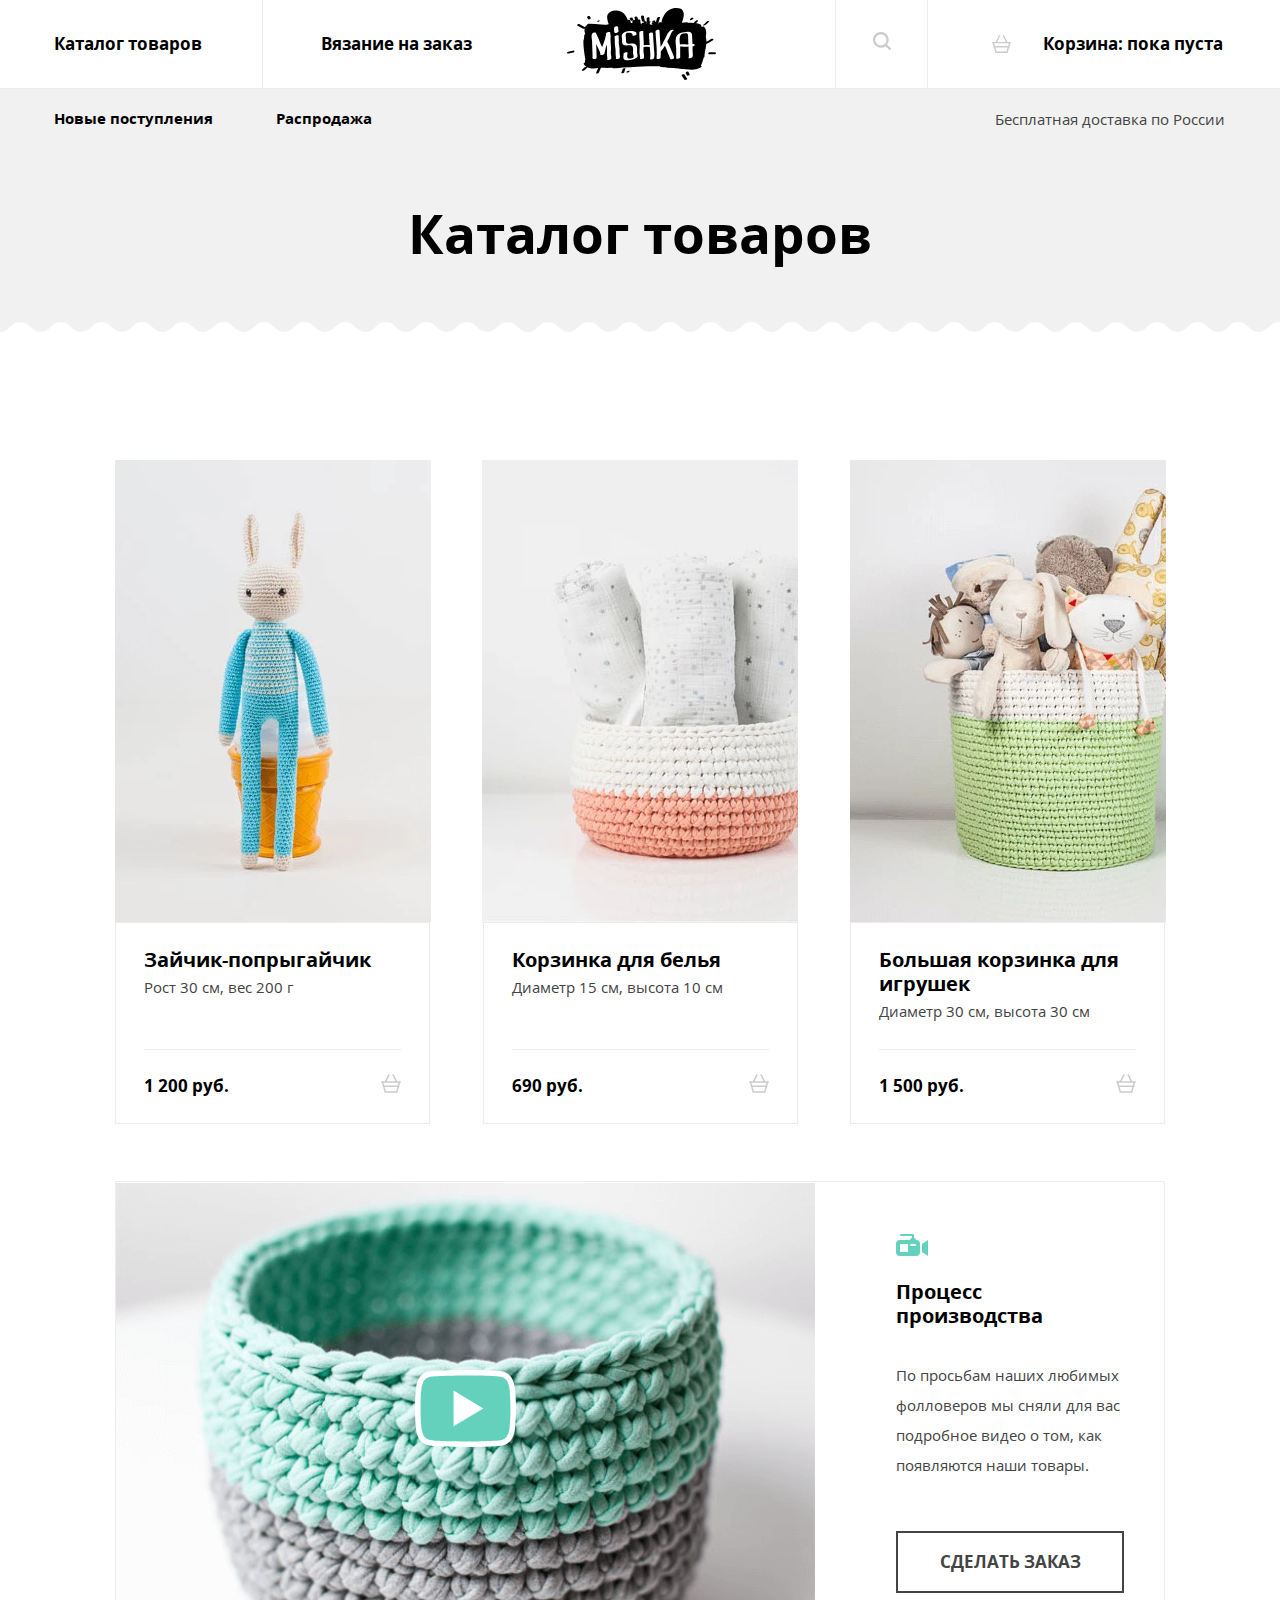
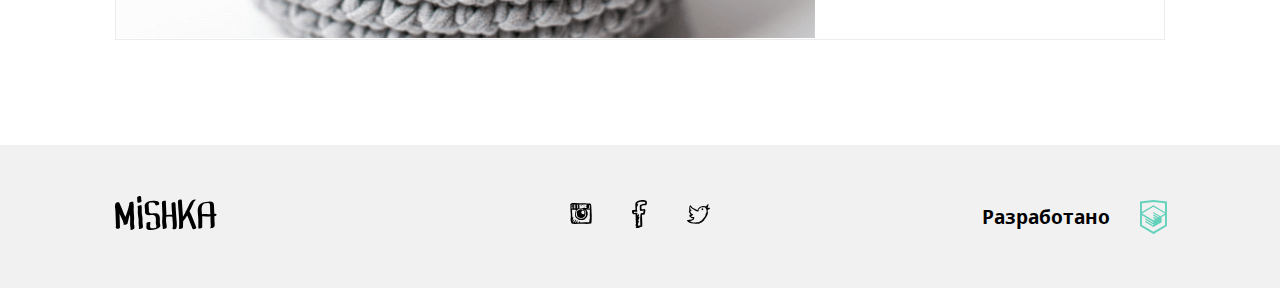
<file: catalog.html>
<!DOCTYPE html>
<html lang="ru-RU">
<head>
  <meta charset="UTF-8">
  <meta name="viewport" content="width=device-width, initial-scale=1.0">
  <meta http-equiv="X-UA-Compatible" content="ie=edge">
  <link rel="stylesheet" href="css/style.min.css">
  <title>Каталог товаров</title>
</head>
<body>
  <div style="display:none">
    <svg xmlns="http://www.w3.org/2000/svg" xmlns:xlink="http://www.w3.org/1999/xlink"><symbol id="icon-cart" viewBox="264.205 370.961 20.294 18.849"><path d="M283.75 378.19h-3.151l-3.407-6.814a.75.75 0 1 0-1.341.671l3.071 6.143h-9.138l3.072-6.143a.75.75 0 0 0-1.341-.671l-3.407 6.814h-3.151a.75.75 0 0 0 0 1.5h.157l.855 2.991a.737.737 0 0 0-.316.595c0 .396.309.71.697.739l1.656 5.795h12.697l1.656-5.795a.745.745 0 0 0 .698-.739.738.738 0 0 0-.316-.596l.854-2.991h.157a.75.75 0 1 0-.002-1.499zm-4.181 10.121h-10.433l-1.224-4.284h12.881l-1.224 4.284zm1.653-5.785h-13.739l-.81-2.836h15.359l-.81 2.836z"></path></symbol><symbol id="icon-fb" viewBox="56.519 49.996 14.962 27.718"><path d="M68.181 55.188c1.026.029 1.993 0 2.681-.3.391-.818.556-1.854.619-2.989-.19-.015-.062-.337-.207-.399-.029-.202-.278-.195-.309-.398-.277-.165-.457-.422-.723-.598-.727-.162-1.44-.335-2.164-.499-.849.044-1.895-.103-2.58.1-2.619-.04-3.997 1.12-5.259 2.392-.023.078-.003.197-.105.199-.574 1.587-.125 3.621-.204 5.581.099.436.107.958.204 1.395-.998.296-2.212.387-3.402.499-.317.324-.178 1.089-.206 1.693.085.583.278 1.06.413 1.595.211.193.596.396.825.498.065.029.071.082.103.1.506.268 1.451.008 2.268.1-.136 1.978.256 3.915 0 5.68.007.327.295.382.208.798-.001.963-.067 1.99.208 2.69-.287.455-.497.982-.415 1.794.122.016.114.157.105.299-.075.47.643.175.515.698.162.456-.428.184-.413.498v.896c.53.285 1.462.182 2.268.199.908-.419 2.188-.479 2.785-1.196.459.235.916-.014 1.238-.199-.018-.315.273-.333.205-.698-.004-.328-.173-.496-.103-.896v-2.89c-.206-2.293-.048-4.938-.309-7.176.888-.105 1.917-.075 2.578-.398.357-.451.377-1.23.516-1.895.177-.226.221-.583.206-.996.19-.213.068-.729.104-1.096-.141-.595-.168-1.3-.825-1.395-.884-.235-2.043.595-2.991.299.049-1.134-.293-2.342 0-3.388.746-.176 1.446-.395 2.166-.597zm-3.818 4.783c.117.254.254.486.414.698.079.022.203.003.205.101a10.319 10.319 0 0 0 3.096-.299c0 .998-.271 1.733-.518 2.492-.662.045-1.467.3-1.958.198-.276.165-.372.506-.62.698-.049.441.142.495 0 .797-.201.137-.055.611-.205.796v1.496c.085.281-.146.258-.104.497v3.488c-.085.281.146.258.104.498v2.989c.063.271-.132.791.103.896-.07.364-.412-.021-.824.1-.528.122-.926.369-1.548.4.117-.353.32-.622.311-1.097.049-.381-.365-.312-.516-.498.193-.644.562-1.117.722-1.793.197-.515.714-1.298.31-1.794-.522-.105-.521.293-.826.398-.022.077-.002.196-.103.199-.023.077-.003.196-.103.199.01.12-.151.062 0 0 .022-.078.002-.197.103-.199.023-.077.002-.197.103-.199v-.299c.368-.575.67-1.214.826-1.993.191-.28.283-.656.412-.997.156-.262.34-.869.104-1.195-.517.033-.796.295-.93.697-.32-.189.161-.434.104-.697.138-.231.169-.566.309-.797.202-.413.564-1.304 0-1.596-.438-.023-.612.207-.723.498-.214.191-.43.383-.516.698-.373-.07-.143-.727-.206-1.097-.067-.52.122-.899 0-1.195-.56-.799-2.026-.105-3.197-.299-.108-.307-.222-.984-.104-1.195 1.045-.088 2.479.201 3.197-.199.024-.078.003-.197.104-.199.094-.723-.271-1-.515-1.396.232-.806.04-2.02.104-2.989.233-.141.328-.414.515-.598.112-.955.673-1.476.722-2.492-.273.001-.607-.055-.619.199-.302-.114-.382.479-.515.199-.112-.541.246-.626.309-.997.599-.418 1.212-.82 1.856-1.195 1.741-.244 4.648-.449 6.086.198.051.616-.287.854-.207 1.496h-1.546c-1.092.24-1.987.672-2.991.997-.24.066-.276.331-.516.398-.036.396-.225.646-.311.996-.079 1.441.133 2.599.102 3.988z"></path></symbol><symbol id="icon-feature-1" viewBox="8.014 4.35 31.972 37.301"><path fill="#63d1bb" d="M24 41.65c8.827 0 15.986-7.159 15.986-15.986C31.158 25.664 24 32.822 24 41.65zM12.641 20.78a4.442 4.442 0 0 0 4.44 4.441c.932 0 1.803-.294 2.513-.782l-.036.337c0 2.451 1.99 4.441 4.441 4.441s4.44-1.99 4.44-4.441l-.036-.337a4.396 4.396 0 0 0 2.514.782c2.451 0 4.44-1.99 4.44-4.441a4.418 4.418 0 0 0-2.54-3.997 4.434 4.434 0 0 0 2.54-3.997 4.441 4.441 0 0 0-6.954-3.659l.037-.337a4.441 4.441 0 0 0-8.881 0l.036.337a4.392 4.392 0 0 0-2.513-.781 4.442 4.442 0 0 0-4.44 4.44 4.42 4.42 0 0 0 2.54 3.997 4.42 4.42 0 0 0-2.541 3.997zM24 12.343a4.441 4.441 0 0 1 4.44 4.44 4.441 4.441 0 0 1-8.881 0c0-2.451 1.99-4.44 4.441-4.44zM8.014 25.664c0 8.827 7.158 15.986 15.986 15.986 0-8.828-7.158-15.986-15.986-15.986z"></path></symbol><symbol id="icon-feature-2"><path d="M.286 14.069a17.244 17.244 0 0 0 .008 6.301l4.121-3.21-4.129-3.091zM24.403 1.585C19.62-.623 13.959-.559 9.149 1.992l7.513 5.625 7.741-6.032zm9.498 11.59l-4.811 3.748 4.936 3.695a17.248 17.248 0 0 0-.125-7.443zM9.209 32.414c4.844 2.534 10.724 2.65 15.73.113l-8.096-6.062-7.634 5.949zM7.914 14.433L1.681 9.767c-.32.669-.595 1.356-.825 2.056l5.308 3.974 1.75-1.364zm10.679 10.669l8.336 6.242a17.184 17.184 0 0 0 1.74-1.372l-8.326-6.234-1.75 1.364zm-7.18-13.395L4.002 6.158a17.073 17.073 0 0 0-1.269 1.723l6.931 5.189 1.749-1.363zm10.68 10.668l8.092 6.059c.471-.544.904-1.112 1.297-1.701l-7.639-5.721-1.75 1.363zM14.913 8.98L7.196 3.203a17.436 17.436 0 0 0-1.709 1.394l7.676 5.747 1.75-1.364zm10.679 10.669l6.972 5.221c.33-.662.615-1.341.855-2.033l-6.077-4.55-1.75 1.362zm.856-16.943L.88 22.626c.233.698.513 1.386.839 2.059l26.52-20.663a17.006 17.006 0 0 0-1.791-1.316zm4.295 3.918a17.418 17.418 0 0 0-.939-1.106L2.786 26.567a17.144 17.144 0 0 0 1.279 1.717l27.09-21.108c-.134-.186-.269-.37-.412-.552zm1.555 2.375L5.552 29.838c.544.501 1.114.962 1.708 1.382l25.962-20.228a17.158 17.158 0 0 0-.924-1.993z" fill="#63d1bb"></path></symbol><symbol id="icon-feature-3" viewBox="46.212 56.834 46.575 27.332"><path fill="#63d1bb" d="M88.882 56.834H50.116a3.905 3.905 0 0 0-3.904 3.905V80.26a3.905 3.905 0 0 0 3.904 3.905h38.766a3.906 3.906 0 0 0 3.905-3.905V60.739a3.906 3.906 0 0 0-3.905-3.905zm-39.647 24.95V59.551h40.202v22.233H49.235z"></path><path fill="#63d1bb" d="M53.14 77.88h32.395V63.456H53.14V77.88zM69.5 65.354a5.315 5.315 0 1 1 0 10.63 5.315 5.315 0 0 1 0-10.63z"></path></symbol><symbol id="icon-feature-4" viewBox="612.532 500.386 54.156 23.183"><path d="M652.844 506.098c-3.647-.971-7.839-1.667-12.359-1.666a46.394 46.394 0 0 0-7.71.623l-6.784-4.668-13.456.005 5.811 6.184h8.447c-4.58 1.598-6.759 3.515-6.759 3.515l.002 3.777s2.313 1.912 6.931 3.518l-8.623-.005-5.811 6.188 13.455.002 6.816-4.692c2.261.398 4.822.647 7.681.648 4.522-.001 8.712-.697 12.36-1.667-1.176-1.775-1.915-3.743-1.918-5.877.003-2.141.738-4.112 1.917-5.885zm3.423 1.034c-1.284 1.605-1.969 3.25-1.965 4.84-.007 1.597.677 3.238 1.968 4.847 6.399-2.162 10.419-4.841 10.419-4.841s-4.019-2.68-10.422-4.846z" fill="#63d1bb"></path></symbol><symbol id="icon-feature-5" viewBox="47.475 50.071 33.05 27.857"><path fill="#63d1bb" d="M80.525 58.808a8.736 8.736 0 0 0-8.736-8.736A8.727 8.727 0 0 0 64 54.865a8.727 8.727 0 0 0-7.789-4.793 8.736 8.736 0 0 0-8.736 8.736c0 9.127 14.657 19.121 16.525 19.121 1.869 0 16.525-9.95 16.525-19.121z"></path></symbol><symbol id="icon-feature-6" viewBox="239.665 239.757 32.666 32.486"><path fill="#63d1bb" d="M242.56 272.243h12.504v-13.91H242.56v13.91zm28.182-23.62h-7.335c.521-.267.984-.549 1.396-.845 1.588-1.133 2.424-2.57 2.42-3.999.002-1.169-.556-2.202-1.359-2.901a4.585 4.585 0 0 0-3.016-1.121c-1.22-.001-2.352.421-3.32 1.069-1.459.979-2.606 2.451-3.424 4.067-.039.079-.078.157-.115.236a12.944 12.944 0 0 0-1.041-1.792c-.691-.985-1.523-1.86-2.497-2.511-.97-.646-2.103-1.069-3.322-1.069-1.213.004-2.323.514-3.155 1.295-.828.783-1.41 1.885-1.412 3.135-.002.73.211 1.494.649 2.188.552.872 1.424 1.628 2.633 2.248h-6.588c-.878 0-1.591.712-1.591 1.59v5.897h15.396v-7.488h1.873v7.488h15.396v-5.897a1.585 1.585 0 0 0-1.588-1.59m-22.362-2.339c-.622-.391-1-.785-1.22-1.135-.22-.354-.294-.662-.296-.963-.004-.504.248-1.042.691-1.461.437-.415 1.028-.667 1.562-.667h.013c.685 0 1.366.231 2.046.683 1.018.671 1.975 1.85 2.645 3.187.342.676.609 1.39.789 2.087-3.082-.321-5.078-1.002-6.23-1.731m10.537-1.627c.557-.797 1.21-1.466 1.887-1.916.68-.451 1.362-.683 2.047-.683h.006c.574 0 1.117.22 1.494.55.377.336.571.739.573 1.171-.004.512-.272 1.259-1.467 2.132-1.138.825-3.101 1.673-6.127 2.265a10.57 10.57 0 0 1 1.587-3.519m-1.98 27.586h12.506v-13.91h-12.506v13.91z"></path></symbol><symbol id="icon-flag" viewBox="-11.34 -28.346 46.68 81.691"><path fill="#63D1BB" d="M-3.561-24.455v38.9l38.9-19.451-38.9-19.449zm-7.779 77.801v-81.691h3.805v81.691h-3.805z"></path><path fill="#231F20" d="M-11.34-28.346h3.805v81.691h-3.805z"></path></symbol><symbol id="icon-insta" viewBox="53.115 53.19 21.769 21.334"><path d="M74.881 65.336c-.013-2.395-.344-4.788-.303-7.135a37.854 37.854 0 0 0-.152-2.278c-.105-.3-.111-.699-.152-1.062-.26-.17-.222-.64-.456-.835-.423-.233-1.201-.114-1.744-.227-.657-.026-1.254-.115-1.899-.153-1.936-.101-3.973-.076-5.996-.076-2.001 0-3.954-.145-5.695-.379h-2.202c-.097.004-.105.098-.227.076-.599.034-1.077.188-1.595.303-.21.119-.421.235-.683.304-.136.192-.513.145-.607.379-.186.212.185.451 0 .607v.911c.173.13.027.58.075.835v.987c-.017 1.281.134 2.397.076 3.72.467 2.762.374 6.537.076 9.413.155.579.363 1.105.455 1.746.256.479.335 1.133.683 1.52.502.206 1.233.186 1.898.229.383.098.667.293 1.14.304 2.843-.21 5.496-.154 8.427-.229 2.704.24 5.802.188 8.275-.228.195-.134.128-.529.228-.76-.056-.385.207-.449.228-.759.131-2.392.164-4.786.15-7.213zm-12.982-6.225c.757-.153 1.48-.341 2.429-.304.71.076 1.287.283 1.897.456.116.184-.243.547.153.684v.076c.059.017.149.002.151.076.445.035.794.167 1.063.379.45.055.536.476 1.138.38-.091.213-.084.524-.075.835.324 1.183.475 2.81.303 4.252-.164.163-.215.442-.303.683-.311.322-.481.785-.836 1.062-.095.236-.25.408-.454.533-.116.213-.206.452-.457.53-.298.163-.577.011-.834-.076-.446.162-.904.312-1.215.607-.816-.096-1.648-.175-2.43-.304-.242-.139-.487-.273-.835-.305a1.997 1.997 0 0 0-.836-.455c-.101-.127-.337-.118-.455-.229-.198-.029-.229-.227-.456-.229-.118-.412-.443-.618-.532-1.062-.226-.331-.308-.805-.455-1.215-.043-1.434.091-2.692.379-3.796.346-.591.779-1.094 1.138-1.67.249.021.365-.09.38-.304.306.053.434-.072.684-.075.257-.072.269-.389.458-.529zm-1.67-2.733c-.117-.263-.066-.691-.075-1.062-.007-.285.278-.279.304-.532-.003-.074-.093-.059-.152-.076.126-.146.701-.097.834 0 .132.537-.354.455-.531.684.011.167.322.032.456.076.029.854-.059 1.496 0 2.202h-.456c-.007.234.229.226.456.228-.059.286.092.363.075.607-.226.153-.716.042-1.062.075-.103-.594.235-1.375.151-2.202zm-.683-1.594c.088-.013.134.016.151.076.179.253.01.683-.076.911-.173-.179-.026-.682-.075-.987zm.152 1.822c-.132-.069-.168-.237-.152-.456.132.071.167.238.152.456zm0 1.367c-.058.139-.082-.045-.076-.152.058-.139.081.045.076.152zm-.152.228c.175-.024.084.219.228.227-.009.193-.283.179-.38.077.039-.112.113-.193.152-.304zm-2.354-1.216c.006-.108.013-.214-.076-.228-.073-.733.13-1.415 0-1.973.25-.155.769-.042 1.139-.077v1.139c-.088.064-.203.101-.379.077-.054.28.324.131.379.304.008.853-.056 1.777.152 2.429-.565-.059-.906.107-1.442.076.097-.612-.019-1.435.531-1.594-.012-.141-.257-.047-.304-.153zm-.531 0c-.204.021-.217-.534-.077-.607.328.006.249.501.077.607zm-.152.988c.077-.312.034-.304.075-.683.228.013.26.77-.075.683zm.228-2.05c-.263.054-.273-.266-.153-.38.263-.053.272.267.153.38zm0-1.139c.033.159-.052.201-.076.304-.176.023-.084-.219-.229-.229.025-.102.191-.062.305-.075zm-.228 3.721c.148-.031.11.345-.076.227a.363.363 0 0 0 .076-.227zm-.684-3.721c.029.259-.438.32-.379 0h.379zm-.987.076c-.034.219-.326.179-.379.379-.214-.17.084-.468.379-.379zm-.455.759c.226-.205.451-.41.684-.607-.021-.123.071-.131.076-.228h.229c.102.381-.261.296-.305.531.021.122-.072.131-.075.227.02.335.121.588.075.988-.27.008-.276.28-.607.227.022-.428-.135-.674-.077-1.138zm.076 3.265V57.29c.195-.185.396-.364.607-.532.295.489.179 1.392.455 1.897-.275.157-.75.111-1.062.229zM72.68 69.968c-.109.954-.158 1.968-.379 2.809-2.89.123-6.02.005-8.883.153-.199.045-.273-.031-.229-.229-.253 0-.258.247-.531.229.201-.336.438-.898.151-1.291-.797.013-.797.821-1.138 1.291-.686-.053-1.137.127-1.823.075.18-.705.75-1.021.911-1.745-.395-.55-.989.138-1.214.455-.204.48-.557.81-.76 1.29H57.8c.238-.469.489-.926.759-1.366.171-.512.625-.741.683-1.367-.157-.28-.42-.029-.683 0-.123.182-.272.335-.38.531-.232.376-.501.714-.684 1.14-.181.208-.335.003-.53.227-.389.271-.581.736-.988.987-.174-.06.039-.356.153-.38.045-.181-.096-.55.075-.607.063-.366.212-.647.379-.91.119-.742.521-1.199.684-1.898-.559.099-.674.643-.988.987-.212.445-.542.772-.683 1.291-.174-.131-.028-.58-.076-.836.122-.586.298-1.119.38-1.746.133-.22.173-.535.228-.834.168-.209.046-.61-.077-.761-.226.027-.374.133-.455.304-.192-.032-.193.506-.304.304-.045-2.587-.451-4.812-.456-7.438.026-.331-.183-.424-.228-.685 1.629.028 3.121.091 4.783.229-.089.139-.199.257-.304.379-.144.07-.226.173-.378.304-.604 1.653-.975 3.984-.607 6.15.229.58.589 1.029.986 1.441.907.485 1.635 1.149 2.506 1.671 1.701.361 3.84.369 5.541 0 .236-.12.484-.226.685-.38 1.364-1.242 2.753-2.459 2.961-4.859v-1.367c-.197-1.598-.688-2.905-1.747-3.644.331-.22 1.099.043 1.67.076.223.013.447.014.684 0 .408-.024.928-.055 1.443 0 .144.187.113.544.228.76-.062 1.684-.192 3.3-.152 5.087.103.454.127.986.229 1.441-.091.973-.237 1.89-.457 2.732zm.379-11.16c-.639-.12-1.232-.284-1.897-.379.072-.333.799-.01.987-.228.385-.223.295-.92.304-1.519.032-.348.114-.644.076-1.063-.401-.951-1.783-.421-2.886-.455-.225.718-.47 1.8-.304 2.657.169.49 1.024.292 1.519.456-.14.332-.688.057-.987.076-.296-.083-.707-.052-.986-.151-2.285.078-4.284.004-6.529.151.117-1.248.063-2.465-.076-3.645h3.112c-.344.364-.912.507-1.29.835-.44.244-.861.505-1.139.911.249.134.535-.245.759-.379.355-.074.479-.381.835-.455.423-.438 1.096-.625 1.67-.912.378-.022.697.013.987.077 1.283.007 2.456.126 3.796.076.614.145 1.45.069 1.974.304.107.298.231.579.305.911.008.995-.149 1.825-.23 2.732zm-5.845-3.72c.11-.047-.009-.092 0 0zm0 0c-.529.154-1.019.348-1.367.682.484-.198 1.059-.306 1.367-.682zm1.062.607c.111-.047-.007-.091 0 0zm-1.746.911c.727-.158 1.181-.591 1.746-.911-.437.019-.592.32-.987.379-.215.217-.6.26-.759.532zm-.683-.835c-.111.047.007.092 0 0zm-.683.607c.11-.046-.008-.092 0 0zm-.075.076c.063.014.07-.03.075-.076-.064-.014-.072.03-.075.076zm-.077.076c.064.014.072-.03.077-.076-.067-.013-.072.029-.077.076zm-.834.608c.346-.134.613-.348.834-.607a2.018 2.018 0 0 0-.834.607zm2.276.987c.533-.049.749-.416 1.215-.531.284-.298.784-.381.987-.76-.56.023-.766.399-1.216.531-.284.297-.751.413-.986.76zm-2.276-.987c-.317-.074-.016.227 0 0zm-.533.379c.021.021.115-.037.076-.077-.021-.02-.116.038-.076.077zm2.809.608c-.11.047.007.091 0 0zm-1.14 1.821c-.223-.231-.676-.233-.986-.379-.697-.038-1.223.093-1.746.229-.304.151-.607.304-.91.454-.266.166-.444.417-.76.532-.205.225-.352.51-.684.607-.004.223-.173.281-.304.379-.089.115-.094.312-.227.381-.007.12.036.29-.076.303.108 1.512.291 2.948.683 4.177.287.623.975.846 1.442 1.29.589.297 1.328.444 2.126.531.277-.052.553-.105.911-.076a5.088 5.088 0 0 0 2.81-1.441c.1-.281.252-.508.455-.684-.254-.671.293-1.098.455-1.596.002-1.344-.201-2.48-.607-3.415-.256-.579-.92-.751-1.366-1.139-.059-.018-.15-.003-.151-.077-.269-.13-.733-.233-1.065-.076zm-3.415 4.327c-.113-.063-.109-.244-.152-.379.256-.078.118.237.152.379zm.076.305c.041-.117.079-.006.076.075-.04.118-.079.005-.076-.075zm.456-2.051c.015-.086.075-.042.075 0-.014.087-.075.043-.075 0zm1.67-2.125c-.203.258.041.576.077.836-.305-.039-.574-.887-.077-.836zm.379 3.948c-.04-.038.055-.097.076-.076.04.038-.054.097-.076.076zm.759 2.884c.034-.109.066.008.152 0-.018.097-.15.077-.152 0zm2.201-2.581c-.233-.057-.145.208-.379.152.069-.159.118-.338.229-.455.134.019.172.13.15.303zm-1.137-3.796c.211.119.441.217.606.381.085.219.243.363.38.529.058.778.179 1.492.151 2.354-.257.099-.438.271-.683.381-.78-.006-1.358-.212-1.897-.456-.171-.259-.355-.505-.532-.759v-1.062c.17-.185.319-.391.456-.607.228-.127.508-.201.454-.607-.038-.062-.078-.124-.075-.229.158.045.245.159.379.229.323.017.41-.2.761-.154z"></path></symbol><symbol id="icon-interior" viewBox="-259.404 -19.675 40.219 62.411"><path d="M-244.227 18.283c-.286.966-.245 2.191.027 3.639.494 2.635 1.687 6.041 2.358 9.67h5.062c.696-3.641 1.949-7.05 2.471-9.683.287-1.445.33-2.66.041-3.617-.275-.899-.89-1.618-2.021-2.303h-5.997c-1.075.679-1.674 1.391-1.941 2.294zm11.832 19.995h-13.799c-1.293 0-2.299.976-2.299 2.229v2.229h18.397v-2.229c0-1.253-1.006-2.229-2.299-2.229zm7.133-55.724h-11.732c0-1.244-1.015-2.229-2.3-2.229-1.283 0-2.3.985-2.3 2.229h-11.737l-6.073 25.517c.794-.461 1.589-.992 2.632-.992 1.359 0 2.243.818 2.924 1.375.682.557 1.162.849 1.447.849.292.001.769-.287 1.451-.836.681-.548 1.564-1.358 2.915-1.358 1.349 0 2.237.806 2.919 1.354.684.549 1.161.84 1.451.84.146 0 .338-.073.58-.214.242-.141.53-.353.872-.626.512-.411 1.139-.967 1.99-1.218.284-.085.593-.136.93-.136 1.347 0 2.238.805 2.92 1.354.683.548 1.159.84 1.451.84.287-.002.766-.296 1.445-.85.684-.554 1.571-1.367 2.925-1.367 1.356 0 2.239.817 2.919 1.371.342.276.631.489.872.631.24.143.431.214.575.214.288 0 .762-.293 1.442-.854.68-.559 1.567-1.384 2.929-1.384 1.044 0 1.839.533 2.632.997l-6.079-25.507zm-10.619 51.266h-6.864c-.657 0-1.15.479-1.15 1.115 0 .635.493 1.113 1.15 1.113h6.9c.655 0 1.15-.479 1.15-1.113 0-.636-.495-1.115-1.15-1.115h-.036zm-3.414-24.484c-.146 0-.338.074-.58.213-.157.094-.37.261-.57.41v3.731h2.299V9.959c-.505-.378-.908-.623-1.149-.623z"></path></symbol><symbol id="icon-left-arrow"><path d="M50 11.002H7.659l8.174-8.174L13.005 0 0 12.998l.003.003-.003.004 13.005 12.998 2.828-2.828-8.172-8.173H50z"></path></symbol><symbol id="icon-mail"><path d="M28 5H4a4 4 0 0 0-4 4v13a4 4 0 0 0 4 4h24a4 4 0 0 0 4-4V9a4 4 0 0 0-4-4zM2 10.25l6.999 5.25L2 20.75v-10.5zM30 22c0 1.104-.898 2-2 2H4c-1.103 0-2-.896-2-2l7.832-5.875 4.368 3.277a3 3 0 0 0 3.599 0l4.369-3.277L30 22zm0-1.25l-7-5.25 7-5.25v10.5zm-12.801-2.148c-.35.263-.763.4-1.199.4s-.851-.139-1.2-.4L10.665 15.5l-.833-.625L2 9.001V9c0-1.103.897-2 2-2h24c1.102 0 2 .897 2 2l-12.801 9.602z"></path></symbol><symbol id="icon-map-pin"><path fill="#FFF" d="M56.334 9.228c-12.892-12.305-33.773-12.305-46.667 0-12.891 12.297-12.891 32.248 0 44.542 0 0 23.318 21.832 23.318 47.031 0-25.199 23.343-47.031 23.343-47.031 12.897-12.294 12.897-32.245.006-44.542z"></path><path fill="#6BC6B3" d="M47.036 45.522c-.636-3.277.13-6.947.027-10.284-.115-3.755-.713-7.485-.665-11.246.039-3.044.545-6.173-.503-9.091.065-.332.134-.662.195-.995.271-1.463-4.577-.689-5.338.649-.479.393-.726.861-.523 1.339.051.121.097.243.142.365-.917 4.485-2.197 8.827-3.668 13.174-.563 1.663-1.244 3.288-1.817 4.946-.814-1.545-1.638-3.071-2.3-4.728-1.922-4.805-3.656-9.661-6-14.285.266-2.14-4.484-1.916-5.421.044-1.132 2.371-.986 4.763-.613 7.299.42 2.858.494 5.668.528 8.554.066 5.566.502 11.119.584 16.684-.496.552-.646 1.233-.127 1.924.226.302.505.535.799.769 1.265 1.013 4.899.15 4.893-1.779-.02-5.771-.437-11.531-.589-17.299-.015-.565-.025-1.129-.034-1.694.08.203.159.406.24.607.896 2.245 1.833 4.427 3.059 6.514 1.214 2.068 1.824 4.289 2.523 6.547-.265.303-.423.647-.326.991-.055.251.099.409.352.504.894.766 2.578.383 3.513-.01a8.28 8.28 0 0 0 1.155-.593c.483-.297 1.236-.95 1.021-1.622a44.64 44.64 0 0 1-.121-.391c.657-1.776.992-3.625 1.352-5.5.381-2 1.095-3.892 1.812-5.786.073.867.149 1.732.219 2.597.285 3.575.046 7.099.011 10.674a16.22 16.22 0 0 0 .306 3.445c.096.479.514 2.53.394 2.642-.855.79-.606 1.759.539 2.011 1.279.281 2.912-.148 3.877-1.039 1.675-1.548.882-3.98.504-5.937z"></path></symbol><symbol id="icon-menu-close"><path fill="#231F20" d="M20.513 1.414L19.099 0l-8.843 8.842L1.414 0 0 1.414l8.842 8.842L0 19.098l1.414 1.414 8.842-8.842 8.843 8.842 1.414-1.414-8.842-8.842z"></path></symbol><symbol id="icon-menu-open"><path fill="#231F20" d="M0 0h19.958v2H0zm0 6h19.958v2H0zm0 6h19.958v2H0z"></path></symbol><symbol id="icon-phone"><path d="M17.321 24.333h-1.115c-4.904-.58-8.497-2.857-11.11-5.772C2.473 15.637.402 11.875 0 6.817V5.459c.091-.921.544-1.55 1.067-2.086.65-.666 1.63-1.522 2.522-1.553.659-.022 1.78.451 2.232 1.066.388.53.595 1.59.775 2.378.185.797.6 1.95.485 2.717-.176 1.196-1.764 1.703-2.231 2.572 1.551 3.721 4.089 6.456 7.472 8.345.847-.465 1.595-1.864 2.767-1.892.428-.012.972.209 1.406.34.477.143.891.326 1.311.484.705.266 1.957.621 2.378 1.213.433.61.681 1.608.581 2.231-.194 1.234-2.227 2.603-3.444 3.059zM12.529 1.528c5.949 0 10.771 4.822 10.771 10.771h1.529C24.829 5.507 19.323 0 12.529 0v1.528z"></path><path d="M12.529 9.327v1.552a1.42 1.42 0 0 1 1.421 1.42h1.553a2.973 2.973 0 0 0-2.974-2.972zm0-3.081a6.054 6.054 0 0 1 6.056 6.054h1.588a7.642 7.642 0 0 0-7.644-7.641v1.587z"></path></symbol><symbol id="icon-play" viewBox="247.3 382.56 100.678 76.891"><path fill="#63D1BB" d="M344.255 400.708s-.92-7.008-3.785-10.078c-3.632-4.041-7.674-4.066-9.541-4.297-13.326-1.023-33.303-1.023-33.303-1.023h-.051s-19.978 0-33.304 1.023c-1.867.23-5.908.256-9.54 4.297-2.84 3.096-3.786 10.078-3.786 10.078s-.896 8.211-.896 16.422v7.699c0 8.21.947 16.421.947 16.421s.921 7.009 3.785 10.078c3.632 4.041 8.364 3.913 10.487 4.349 7.622.767 32.356 1.022 32.356 1.022s20.003-.025 33.329-1.048c1.867-.23 5.908-.256 9.54-4.298 2.84-3.069 3.786-10.078 3.786-10.078s.946-8.21.946-16.421v-7.699c-.023-8.236-.97-16.447-.97-16.447z"></path><path fill="#FFF" d="M297.614 459.449h-.016c-1.015-.011-24.946-.266-32.604-1.037l-.14-.014-.137-.028c-.271-.056-.668-.107-1.126-.167-2.503-.328-7.159-.938-10.839-5.019-3.354-3.616-4.377-10.771-4.483-11.576l-.005-.043c-.039-.342-.965-8.463-.965-16.736v-7.699c0-8.266.875-16.378.912-16.72l.009-.071c.108-.802 1.155-7.928 4.474-11.557 3.996-4.439 8.531-4.899 10.712-5.121.192-.02.37-.037.529-.058l.126-.013c13.277-1.019 33.312-1.031 33.514-1.031h.051c.201 0 20.236.013 33.514 1.031l.126.013c.159.021.337.038.529.058 2.179.221 6.71.682 10.704 5.112 3.354 3.616 4.377 10.771 4.483 11.577l.005.043c.039.342.965 8.459.99 16.753v7.708c0 8.273-.926 16.395-.965 16.736l-.007.053c-.108.805-1.156 7.953-4.478 11.562-3.994 4.435-8.527 4.896-10.707 5.117-.193.02-.371.037-.53.057l-.126.013c-13.276 1.02-33.334 1.057-33.535 1.058l-.015-.001zm-31.944-6.497c7.477.729 31.216.989 31.968.997.657-.001 20.135-.049 33.047-1.036.178-.021.371-.041.58-.062 1.836-.186 4.608-.468 7.186-3.335l.026-.029c1.825-1.974 2.853-6.928 3.075-8.552.059-.514.926-8.358.926-16.08v-7.699c-.023-7.76-.896-15.627-.951-16.109-.32-2.382-1.434-6.789-3.066-8.539l-.035-.038c-2.577-2.868-5.351-3.149-7.186-3.336a34.367 34.367 0 0 1-.58-.062c-13.066-.998-32.834-1.011-33.033-1.011h-.051c-.198 0-19.967.013-33.033 1.011a33.29 33.29 0 0 1-.58.062c-1.835.187-4.607.468-7.186 3.336l-.019.021c-1.828 1.993-2.855 6.924-3.082 8.552-.062.591-.875 8.399-.875 16.089v7.699c0 7.749.871 15.598.926 16.083.32 2.381 1.433 6.789 3.066 8.539l.035.039c2.322 2.584 5.303 2.975 7.479 3.259.481.061.939.121 1.363.201z"></path><path fill="#FFF" d="M285.733 403.138v35.708l29.747-17.854z"></path></symbol><symbol id="icon-right-arrow"><path d="M0 11.002h42.341l-8.175-8.174L36.995 0 50 12.998l-.004.003.004.004-13.005 12.998-2.829-2.828 8.173-8.173H0z"></path></symbol><symbol id="icon-search" viewBox="-0.8 -0.8 17.6 17.6"><path d="M16.47 14.93l-3.415-3.415A7.67 7.67 0 0 0 14.6 6.899C14.6 2.646 11.153-.8 6.9-.8S-.8 2.646-.8 6.899s3.446 7.7 7.699 7.7c1.734 0 3.326-.58 4.613-1.546l3.417 3.416c.203.202.418.33.771.33a1.1 1.1 0 0 0 1.1-1.1c0-.24-.061-.499-.33-.769zM1.399 6.899a5.5 5.5 0 1 1 11 0c0 3.038-2.462 5.5-5.5 5.5s-5.5-2.461-5.5-5.5z"></path></symbol><symbol id="icon-tick"><path d="M32.666 1.414L31.252 0 11.338 19.914 1.414 9.989 0 11.403l9.924 9.925 1.414 1.414h.001l1.414-1.414h-.001z"></path></symbol><symbol id="icon-toy" viewBox="226.001 226.19 60 59.62"><path d="M226.001 269.871l27.438 15.934v-23.346l-27.438-15.94v23.352zm51.346-31.244v2.453c0 1.817-3.458 3.29-7.73 3.29-4.266 0-7.727-1.473-7.727-3.29v-4.059h.024c.26 1.714 3.604 3.073 7.702 3.073 4.272 0 7.729-1.474 7.729-3.285 0-1.819-3.457-3.289-7.729-3.289-.339 0-.675.01-1.002.03l-4.975-2.888v3.086c0 1.817-3.454 3.29-7.723 3.29-2.683 0-5.045-.583-6.433-1.467a3.928 3.928 0 0 0-.732-.586c-.363-.381-.565-.797-.565-1.236v-2.986l-4.807 2.792a21.384 21.384 0 0 0-1.054-.033c-4.267 0-7.727 1.469-7.727 3.289 0 1.811 3.46 3.285 7.727 3.285 4.099 0 7.446-1.358 7.705-3.073h.022v4.059c0 1.817-3.455 3.29-7.727 3.29-4.267 0-7.727-1.473-7.727-3.29v-2.42l-5.952 3.452 27.531 15.986 27.351-15.882-6.181-3.591zm-13.644 10.166c0 1.817-3.46 3.287-7.727 3.287-4.269 0-7.729-1.47-7.729-3.287v-4.059h.024c.26 1.715 3.603 3.076 7.705 3.076 4.101 0 7.443-1.361 7.705-3.076h.021v4.059h.001zm-5.145 13.873v23.144L286 269.871v-23.144l-27.442 15.939zm-2.641-29.904c4.269 0 7.723-1.47 7.723-3.286 0-1.814-3.454-3.287-7.723-3.287-4.27 0-7.729 1.472-7.729 3.287-.001 1.816 3.459 3.286 7.729 3.286"></path></symbol><symbol id="icon-twitter" viewBox="52.253 53.771 23.494 20.168"><path d="M75.706 57.855c-.227-.366-.909-.277-1.407-.371h-1.112c.142-.353.343-.646.52-.963.056-.438.254-.734.223-1.26.129-.167.176-.417.296-.593.104-.144.242-.477.074-.667-.051-.221-.295-.249-.593-.222a.515.515 0 0 0-.222.148c-.448.433-.778 1.014-1.261 1.408-.009.008-.062 0-.074 0-.087.005-.033.046-.075.074-.146.098-.257.152-.369.223-.284.176-.547.445-.891.519-.529-.211-1.156-.326-1.852-.37-1.157.102-2.303.215-3.038.741-.911.35-1.477 1.042-2.149 1.63-.049.32-.342.398-.37.741-.005.045-.012.088-.073.074.043.241-.051.345-.074.519-.001.133.199.431 0 .52-.822-.12-1.485-.63-2.149-.964-.718-.36-1.468-.604-2.074-1.111-.716-.322-1.26-.816-1.778-1.334-.208-.312-.542-.496-.667-.89-.379-.164-.175-.912-.741-.889-.315-.043-.345.199-.444.37-.07.227-.361.232-.371.519-.004.046-.011.088-.074.075-.17 1.089-.527 1.992-.519 3.26.129.415.35.738.593 1.038-.418.051-.716.222-.89.519-.06 1.073.378 1.647.742 2.297.134.384.352.685.593.963.017.229.206.288.296.445.019.105.123.125.149.223-.04.105.289.18.073.221-.413.131-1.016.07-1.259.371-.109.279-.109.833 0 1.111.034.237.282.262.296.519.499.417 1.082.747 1.631 1.112.574.166 1.211.271 1.852.37-.102.343-.338.551-.593.741-.78.381-1.849.474-2.742.74-.555.038-.956.23-1.556.223-.333.127-.854.075-1.112.223-.122.068-.102.096-.222.221-.134.412.111.74.444.89-.005.253.219.276.371.371.089.183.254.29.445.37.544.468 1.268.759 1.927 1.112.83.183 1.648.376 2.52.519.896.116 1.901.124 2.816.222h.963c.511.132 1.23.054 1.853.074.095-.102.322-.073.519-.074.522-.269 1.196-.385 1.631-.74.574-.241.989-.642 1.557-.89.866-.765 1.937-1.324 2.519-2.372.205-.189.351-.438.445-.74.265-.156.385-.454.593-.667.404-.41.706-.924 1.037-1.408.319-.496.576-1.054.89-1.556-.01-.405.306-.484.296-.89.193-.226.177-.662.371-.889-.033-.255.029-.415.074-.594.047-1.281-.047-2.422-.297-3.407.588-.155 1.181-.302 1.631-.593.52-.187.993-.584.808-1.262zm-3.408 4.076c-.153.859-.615 1.41-1.038 2.001.059.379-.104.538-.073.889a4.303 4.303 0 0 0-.371 1.037c-.203.267-.332.606-.519.89-.366.548-.777 1.051-1.186 1.557-.378.56-.912.965-1.334 1.481-.42.493-.942.885-1.407 1.334-.474.17-.89.396-1.26.667a5.06 5.06 0 0 0-.667.296c-.177.146-.499.145-.668.297-1.086.147-2.3.17-3.555.148-1.031-.105-2.115-.159-3.039-.371-.922-.189-1.511-.712-2.297-1.037.153-.242.634-.154.963-.222.031-.166.394-.003.444-.149.257.06.285-.109.52-.073.563-.201 1.23-.302 1.705-.593.282-.138.406-.434.667-.593.033-.189.104-.341.222-.444.047-.275.201-.441.148-.815.111-.21.299-.343.296-.667-.074-.147-.128-.316-.296-.371-.026-.196-.377-.067-.444-.222-.255.032-.416-.029-.593-.075-.154-.043-.487.092-.519-.073-.842-.023-1.3-.43-1.853-.74.431-.262 1.032-.353 1.333-.742.516-.076 1.058-.129 1.112-.666 0-.717-.771-.661-1.333-.815-.773-.66-1.194-1.672-1.779-2.52.238-.157.564-.226.741-.444.454.058.54-.251.667-.52.019-.488-.333-.605-.593-.815a3.47 3.47 0 0 1-.667-.741c-.003-.818-.021-1.652.074-2.372.063-.014.07.029.074.074.227.441.559.775.815 1.186.532.357.925.853 1.556 1.112.452.413 1.108.621 1.557 1.038.601.263 1.158.57 1.704.889.669.194 1.056.673 2.001.593.198-.098.394-.199.593-.297.258-.456-.059-1.079.147-1.63.255-.659.797-1.031 1.26-1.481.29-.155.555-.335.815-.519.347-.098.675-.216.964-.371a6.223 6.223 0 0 0 1.037-.148h1.26c.244.052.475.119.74.148.209.137.38.313.666.371.789.693 1.271 1.696 1.409 3.039-.122.482.053.871.001 1.479zm.296-5.632c-.129.34-.23.707-.593.815-.017-.105-.122-.125-.147-.222-.012-.209.209-.186.296-.296.162-.085.245-.248.444-.297-.007-.09.108-.046 0 0zm-5.484 3.038c.163.135.284.31.519.371.101.221.314.327.594.37.047-.15.346-.049.37-.222.174-.023.166-.229.296-.297-.018-.55-.129-1.006-.37-1.333-.758-.423-1.676.039-1.409 1.111z"></path></symbol><symbol id="icon-video"><path fill="#63d1bb" d="M26 15l6-4v16l-6-4v-8zm-2 0v8a4 4 0 0 1-4 4H4a4 4 0 0 1-4-4v-8a4 4 0 0 1 4-4h10a2 2 0 0 1 2-2V7H5a1 1 0 1 1 0-2h12a1 1 0 0 1 1 1v3a2 2 0 0 1 2 2 4 4 0 0 1 4 4zm-12 0H4v8h8v-8zm8 1a1 1 0 0 0-1-1h-4a1 1 0 1 0 0 2h4a1 1 0 0 0 1-1z"></path></symbol><symbol id="logo-desktop"><path d="M143.165 31.397c-1.481 1.055-3.053 1.942-4.657 2.777.037-1.747-.119-3.465-.591-5.127.051-.333.102-.667.145-1.002.375-3.005.657-7.122-2.003-9.224-.335-.265-1.249-.035-1.922.274a4.64 4.64 0 0 0-.496-.415 14.922 14.922 0 0 1-.229-.735c-.035-.12-.168-.188-.36-.215.285-.383.263-.818-.419-1.092a18.59 18.59 0 0 0-1.143-.413c-.067-.072-.126-.096-.172-.058l-.006.003c-.938-.3-1.893-.533-2.859-.705.138-.331.396-.813.552-1 .132-.157.279-.3.429-.439.062-.057.125-.111.188-.165l.069-.061.084-.062c.38-.288.846-.865.221-1.202-.57-.307-1.507-.142-2.007.238-.863.655-1.626 1.379-2.092 2.361-2.01-.169-4.05-.155-6.079-.078a.757.757 0 0 0 .141-.25c.184-.585-.908-.525-1.188-.488-1.562.205-3.125.407-4.688.604 1.367-3.773 3.083-8.578 1.001-12.264-1.19-2.106-3.906-2.579-6.098-2.652-2.436-.081-4.898.461-7.036 1.636-4.762 2.618-7.11 7.71-8.21 13.138-.497-.657-2.301-.425-2.645.468-.124.32-.229.645-.327.972-.16.174-.282.386-.345.637-.015.056-.027.111-.041.167l-.196.007c.02-.104.041-.207.064-.31.146-.109.247-.232.28-.366.574-2.296 1.156-4.588 1.948-6.82.269-.756-2.511-.399-2.804.426a51.17 51.17 0 0 0-1.12 3.622c-.165.078-.356.187-.425.326-.017.034-.031.07-.047.104-.107-.093-.271-.151-.466-.178v-.959c0-.432-2.823-.034-2.823.757v1.568a2.329 2.329 0 0 0-.472.266l-.19.172a.373.373 0 0 0-.12.245c-.007.026-.013.053-.023.078-.017.022-.032.046-.052.066-.126.128-.184.335-.027.467.19.16.508.167.738.159.048-.002.097-.007.146-.011v.468a75.61 75.61 0 0 1-.675-.006l-.411-.051c-.021-.385-.676-.452-1.351-.328a.524.524 0 0 0-.001-.148 23.602 23.602 0 0 1-.229-1.79c.237-.079.471-.18.68-.313.159-.102.328-.224.328-.43v-.194c0-.18-.412-.204-.499-.208a2.849 2.849 0 0 0-.589.041c-.075-1.305-.081-2.615-.081-3.925 0-.84-2.824-.315-2.823.757 0 1.786.009 3.57.193 5.343a2.477 2.477 0 0 0-.27.009v-1.532c0-1.045-1.297-1.22-2.147-.809.313-.262.489-.622.37-1.039-.403-1.414-.778-2.827-.974-4.287-.188-1.394-3.017-.677-2.824.756.196 1.46.57 2.873.975 4.287.235.828 1.338.889 2.104.51-.227.196-.373.452-.373.76v.63c-.189-.098-.439-.16-.77-.16-1.057 0-1.671.885-1.4 1.477a41.915 41.915 0 0 1-.491-.083c-.382-1.248-.686-2.514-.714-3.83-.02-.942-1.27-1.049-2.108-.672a.571.571 0 0 0-.049-.168c-.385-.804-.567-1.674-.78-2.533-.332-1.35-3.158-.601-2.823.756.157.638.3 1.281.519 1.898l-.056.014c-.3.081-.601.205-.854.387-.832.079-1.828.565-1.752 1.208.058.478.131.953.209 1.427-.546.091-1.092.177-1.639.26a11.905 11.905 0 0 1-.618-2.443c-.131-.924-1.555-.854-2.332-.26-.774-2.062-1.796-4.019-3.122-5.761-2.621-3.439-7.097-4.613-11.242-3.794-1.9.376-3.735 1.184-5.043 2.646-1.21 1.353-1.352 3.089-1.17 4.805.158 1.493.61 4.005 1.584 5.976-.35-.012-.709.041-.949.139-.283.117-.561.248-.833.388a95.043 95.043 0 0 1-5.803-.07c-4.179-.194-8.301-.86-12.497-.742-.923.026-1.534.719-1.465 1.262-1.046.502-1.733 1.315-2.143 2.287-1.732-1.15-3.479-2.266-5.335-3.211-.689-.351-3.3.707-2.285 1.224 1.84.938 3.561 2.072 5.278 3.216.512.341 1.32.133 1.842-.07.03-.012.09-.039.165-.077-.306 1.44-.157 3.067.241 4.493.03.11.093.198.172.27a9.289 9.289 0 0 0-.007 1.015l-.002.165c-.4.189-.712.48-.76.839a37.38 37.38 0 0 0-.305 4.229c-.272.199-.462.469-.485.798-.233 3.345.037 6.652.467 9.95.185 2.694.69 5.344 1.172 7.999.058.416.113.832.167 1.249-.265 1.133-.398 2.395-.237 3.482-.881.171-1.729.866-1.233 1.617.765 1.158 1.644 2.018 2.606 2.649-.633-.103-1.42.11-1.871.555-.818.809-1.715 1.531-2.533 2.339-.429.424-.314.935.289 1.078.651.155 1.516-.06 1.997-.535.817-.808 1.715-1.531 2.533-2.339.248-.245.308-.517.204-.731 3.21 1.735 7.235 1.27 11.114.943-.882 1.589-1.542 3.273-2.17 4.997-.262.719 2.507.373 2.801-.436.61-1.675 1.237-3.343 2.103-4.895 3.741.117 7.479.122 11.215.051.149.182.416.305.746.336 3.27.311 6.489-.096 9.688-.699 4.789-.229 9.577-.525 14.366-.809 7.527-.186 15.056-.346 22.587-.32.1.109.204.215.314.318.272.256.621.345.979.33.062.009.128.016.199.019a69.72 69.72 0 0 1 2.141.145c.156.04.341.059.559.046h.005c.782.067 1.563.14 2.346.208.171.214.497.342.792.361 3.804.25 7.612.522 11.423.703.14.229.536.34.82.343 7.067.06 15.278 2.804 21.558-1.736.501-.362.273-.877-.264-.984a1.992 1.992 0 0 0-.326-.034c.008-.016.018-.03.023-.045a60.72 60.72 0 0 0 2.945-8.552c.365-.198.632-.494.646-.86.049-1.189.188-2.406.371-3.639a63.27 63.27 0 0 0 .441-2.66c.387-2.169.806-4.367 1.018-6.541 2.28-1.147 4.538-2.335 6.622-3.819 1.565-1.117-.784-1.883-1.832-1.137zm-55.33-15.046a1.13 1.13 0 0 0-.134.123c.073-.312.149-.623.228-.934h.111c-.068.27-.138.541-.205.811z"></path><path d="M63.261 12.626c.127.196.562.217.753.217.377.001.759-.083 1.106-.225.404-.166 1.101-.559.77-1.07-.363-.562-.609-1.19-.975-1.754-.127-.196-.562-.217-.754-.217a2.914 2.914 0 0 0-1.105.226c-.404.165-1.101.558-.77 1.069.363.562.61 1.191.975 1.754zm-42.578-1.719c.216.647 1.111.647 1.648.504.472-.127 1.39-.616 1.175-1.26-.208-.624-.433-1.293-.893-1.78-.479-.507-1.324-.417-1.902-.151-.412.19-1.177.838-.695 1.349.382.405.478.772.667 1.338zm9.977 2.988c.843 0 3.073-1.276 1.186-1.276-.843 0-3.074 1.276-1.186 1.276zm91.902-1.621c.346.072.717.032 1.055-.059.321-.086.7-.234.941-.477.355-.355.728-.729.962-1.178.104-.198.174-.399-.005-.587-.188-.197-.507-.245-.763-.251a2.695 2.695 0 0 0-1.106.22c-.252.106-.621.294-.756.553a2.964 2.964 0 0 1-.351.513l-.023.027a.578.578 0 0 0-.028.032c-.064.067-.13.133-.195.199-.158.158-.346.365-.279.614.063.241.333.349.548.394zm13.299 5.418c.631-.061 1.395-.246 1.894-.662 1.319-1.102 2.603-2.248 3.623-3.642.288-.393-1.049-.243-1.118-.23-.534.099-1.316.276-1.661.746-.949 1.296-2.164 2.349-3.391 3.374-.498.415.441.434.653.414zm10.879 27.077h-4.872c-.616 0-1.475.468-1.556 1.139-.09.739.754.922 1.304.922h4.871c.617 0 1.475-.468 1.557-1.139.09-.739-.754-.922-1.304-.922zM57.021 60.784c-.498.08-1.412.296-1.639.831a34.65 34.65 0 0 0-1.364 3.897c-.211.733 2.571.333 2.798-.451a34.575 34.575 0 0 1 1.363-3.897c.222-.527-.966-.412-1.158-.38zm4.581 2.591a3.893 3.893 0 0 0-1.029.152 3.87 3.87 0 0 0-.968.383c-.141.084-.338.2-.338.39a3.075 3.075 0 0 1-.021.346.755.755 0 0 1-.113.272c-.064.082-.108.179.018.253.196.114.502.083.712.062a4.713 4.713 0 0 0 1.099-.252c.243-.085.613-.207.795-.407.149-.164.241-.286.284-.501.035-.177.05-.349.05-.529-.001-.166-.422-.168-.489-.169zm55.05 3.676c-.354-.686-3.043.331-2.823.757.844 1.638 1.939 3.122 2.923 4.677.436.689 3.04-.414 2.823-.757-.982-1.554-2.079-3.039-2.923-4.677zm4.092-2.338c-.294-.588-1.067-.563-1.624-.414-.35.094-1.485.598-1.199 1.17l1.169 2.339c.294.588 1.068.562 1.624.414.35-.094 1.486-.598 1.199-1.171l-1.169-2.338zM5.668 43.105c-1.486.359-3.006.571-4.481.975-.537.146-1.342.641-1.16 1.318.181.675 1.128.709 1.664.562 1.476-.403 2.995-.615 4.482-.975.541-.13 1.338-.651 1.16-1.318-.185-.685-1.124-.692-1.665-.562z"></path><path d="M43.752 40.106c-.083-2.707-.514-5.396-.479-8.108.028-2.194.393-4.45-.363-6.554.047-.239.097-.477.141-.717.195-1.055-3.3-.497-3.849.468-.346.283-.523.621-.377.965.037.087.069.175.102.263-.662 3.233-1.584 6.364-2.645 9.498-.406 1.199-.896 2.37-1.31 3.565-.587-1.114-1.181-2.214-1.658-3.408-1.386-3.464-2.636-6.965-4.326-10.299.192-1.543-3.232-1.381-3.907.032-.816 1.709-.711 3.434-.442 5.262.303 2.061.356 4.086.381 6.167.048 4.012.361 8.016.421 12.027-.357.397-.466.889-.092 1.388.163.217.365.385.576.554.913.73 3.533.108 3.528-1.283-.014-4.16-.314-8.312-.424-12.471a99.221 99.221 0 0 1-.024-1.222l.173.438c.646 1.618 1.322 3.191 2.205 4.696.876 1.491 1.315 3.092 1.819 4.719-.19.219-.305.467-.234.715-.04.181.071.294.253.363.645.552 1.858.277 2.532-.007.29-.122.566-.263.834-.427.348-.215.891-.686.735-1.17l-.088-.281c.475-1.281.716-2.612.975-3.965.275-1.441.789-2.805 1.307-4.171.053.625.107 1.249.157 1.872.206 2.577.033 5.118.008 7.696-.009.854.054 1.648.221 2.484.068.345.37 1.824.283 1.904-.617.57-.438 1.268.389 1.45.923.203 2.1-.106 2.795-.749 1.209-1.117.638-2.871.364-4.28-.46-2.362.093-5.008.019-7.414zm8.44.682c-.074-2.007-.771-3.897-.781-5.925-.011-2.327.183-4.635-.156-6.949-.107-.732-4.093.101-3.953 1.059.312 2.129.199 4.268.161 6.412-.037 2.063.472 3.934.737 5.958.271 2.073-.085 4.195.15 6.271.11.971.758 2.768.09 3.612-.424.537 1.482.345 1.568.33.775-.143 1.809-.395 2.324-1.048.659-.835.198-2.448.054-3.387-.32-2.08-.115-4.236-.194-6.333zm16.479-3.35c-2.081-2.809-5.943-.787-8.64-1.554-1.39-.396-1.407-2.292-1.403-3.428.004-1.439-.115-2.757-.276-4.184-.119-1.061-.024-2.14.753-2.93.143-.146.866-.339.817-.342a8.098 8.098 0 0 1 1.077-.094c1.562-.067 4.654.234 4.056 2.506-.269 1.019 3.629.435 3.913-.643 1.224-4.64-7.352-3.749-9.774-3.106-2.231.592-4.692 1.862-4.819 4.438-.062 1.23.274 2.401.328 3.62.061 1.403-.2 2.802.291 4.155 1.092 3.01 5.57 1.59 7.849 1.761 3.88.29 2.722 5.519 2.772 7.955.027 1.3 1.192 3.461.213 4.549-.601.668-2 .706-2.817.774-.821.069-2.221.315-2.768-.465-1.002-1.431.093-3.834-.121-5.474-.122-.933-4.104-.096-3.953 1.059.346 2.651-1.412 6.2 2.424 6.655 2.464.293 5.238-.162 7.568-.936 1.207-.4 2.328-.951 3.272-1.81 1.045-.949.701-2.369.421-3.579-.682-2.943.739-6.333-1.183-8.927zm17.484-.19c-.122-3.812-.696-7.582-.711-11.4-.009-1.989-4-1.317-3.993.346.015 3.641.501 7.232.688 10.862l.012.223c-1.967-.018-3.934.179-5.905.248.203-4.675-.617-9.311-.438-13.983.022-.587-3.909-.091-3.953 1.059-.172 4.516.593 8.997.457 13.514-.064 2.155-.247 4.303-.262 6.46-.008 1.105.173 2.204.332 3.293.147 1.008.488 2.352.183 3.349-.238.779 3.594.293 3.897-.701.55-1.794-.224-4.076-.408-5.892-.177-1.74-.04-3.53.084-5.296 2.048-.131 4.096-.3 6.135-.012.091 1.391.197 2.779.325 4.172.106 1.168.181 2.334.198 3.507.016 1.028.143 2.519-.223 3.492-.78 2.075 3.179 1.906 3.757.368.71-1.887.507-4.237.386-6.22-.151-2.468-.481-4.92-.561-7.389zm17.087 4.514c-.948-2.783-2.395-5.224-3.649-7.868 1.01-1.967 2.036-3.935 2.959-5.942.838-1.824 1.459-3.854 3.107-5.139.579-.451.555-.904-.258-.96-.883-.061-2.083.194-2.795.749-1.498 1.168-2.448 2.587-3.229 4.307a162.468 162.468 0 0 1-2.94 6.13c-.074.149-.15.298-.226.448-.494.318-.792.769-.645 1.277-.798 1.578-1.614 3.146-2.521 4.653-.302-5.584-.963-11.162-1.161-16.751-.045-1.281-4.007-.484-3.953 1.059.246 6.93 1.23 13.845 1.299 20.775l-.049.051c-.303.311-.191.498.053.606a61.474 61.474 0 0 1-.211 5.303c-.477.752.467 1.149 1.094 1.149h.098c.746 0 2.649-.353 2.742-1.376.193-2.119.254-4.234.234-6.349 1.605-1.731 2.916-3.663 4.093-5.687.766 1.494 1.495 3 2.007 4.625.868 2.766 2.32 5.308 3.159 8.087.55 1.822 4.497.745 3.952-1.059-.839-2.778-2.225-5.345-3.16-8.088zm23.718-4.677c-.212-.84-1.385-.857-2.292-.777-.013-.338-.021-.677-.036-1.016-.127-2.686-.168-5.428-.396-8.105-.211-2.479-1.599-3.368-4.008-3.276-2.438.093-5.277.532-7.55 1.416-2.632 1.023-4.096 2.961-4.601 5.733-.555 3.041.242 6.275.377 9.331.155 3.535.066 7.078.062 10.614 0 .579 3.952.031 3.953-1.059.003-2.801.043-5.602 0-8.402a53.08 53.08 0 0 0-.104-2.466c1.382-.599 3.721.013 5.097.143 1.117.105 2.188-.167 3.273-.294.021 2.333.108 4.678.204 7.008.049 1.194.481 3.563-.356 4.552-.44.521 1.493.347 1.568.333.801-.147 1.777-.404 2.324-1.05.958-1.13.46-3.824.405-5.173-.079-1.928-.103-3.859-.143-5.789 1.166-.152 2.44-.865 2.223-1.723zm-14.752-.152c-.104-1.257-.219-2.513-.306-3.777-.161-2.352.118-5.634 2.31-7.062.587-.383 1.691-.317 2.377-.442.979-.177 1.974-.393 2.855.192 1.221.81.92 3.69.918 4.913-.002 2.024.21 4.038.313 6.058a13.82 13.82 0 0 1-1.698.077c-2.307-.055-4.584-.418-6.769.041zM48.771 25.176a3.193 3.193 0 0 0 1.49-.529l.26-.219c.524-.338.979-.834.734-1.373-.509-1.115-.428-2.251-.42-3.445.007-.966-.972-1.257-1.797-1.185-.729.064-2.188.586-2.194 1.534-.007 1.002-.072 2.034.11 3.02-.049.113-.075.241-.105.358-.056.214.016.424.144.595l.002.135.015.338a.908.908 0 0 0 .433.535c.39.236.884.279 1.328.236z" fill="#FFF"></path></symbol><symbol id="logo-footer"><path d="M19.135 21.495c-.083-2.683-.51-5.347-.475-8.035.028-2.174.389-4.41-.36-6.495.047-.237.096-.473.14-.711.193-1.045-3.271-.492-3.813.464-.343.28-.519.615-.375.957.037.086.069.174.102.261-.656 3.204-1.57 6.306-2.621 9.412-.402 1.188-.888 2.349-1.298 3.533-.582-1.104-1.169-2.194-1.643-3.377-1.374-3.433-2.612-6.902-4.287-10.206.19-1.528-3.204-1.368-3.873.032-.809 1.694-.705 3.403-.438 5.214.3 2.042.353 4.05.377 6.111.047 3.976.358 7.943.417 11.919-.354.395-.461.881-.091 1.375.162.216.361.382.571.549.904.724 3.5.107 3.496-1.271-.014-4.123-.312-8.238-.42-12.358a98.054 98.054 0 0 1-.024-1.21l.171.434c.64 1.604 1.31 3.163 2.185 4.654.868 1.478 1.303 3.064 1.803 4.677-.189.217-.303.462-.233.708-.039.18.07.292.251.36.639.548 1.841.274 2.509-.007a6.07 6.07 0 0 0 .826-.424c.345-.212.883-.679.729-1.159l-.087-.279c.47-1.27.709-2.589.965-3.93.272-1.428.782-2.78 1.295-4.133.052.619.106 1.238.156 1.855.204 2.554.033 5.072.007 7.626-.008.847.054 1.633.219 2.461.068.343.367 1.808.281 1.887-.611.564-.433 1.257.385 1.437.915.201 2.081-.105 2.77-.742 1.198-1.106.632-2.845.361-4.241-.452-2.342.095-4.964.022-7.348zm8.364.675c-.074-1.988-.765-3.862-.774-5.872-.011-2.305.181-4.593-.155-6.886-.106-.725-4.056.1-3.917 1.05.309 2.11.197 4.229.159 6.354-.037 2.044.468 3.898.73 5.904.269 2.054-.084 4.157.149 6.213.109.962.75 2.743.089 3.58-.42.532 1.469.342 1.553.326.769-.142 1.793-.392 2.304-1.038.653-.828.196-2.426.053-3.357-.316-2.059-.114-4.195-.191-6.274zm16.329-3.319c-2.062-2.784-5.889-.78-8.561-1.54-1.377-.392-1.395-2.271-1.392-3.396.004-1.426-.114-2.732-.273-4.146-.119-1.052-.024-2.121.746-2.904.142-.144.859-.336.81-.339a8.132 8.132 0 0 1 1.067-.093c1.549-.066 4.613.232 4.019 2.483-.266 1.01 3.596.431 3.877-.637 1.213-4.598-7.284-3.714-9.686-3.078-2.21.588-4.648 1.846-4.775 4.399-.061 1.219.273 2.379.325 3.587.061 1.39-.198 2.776.289 4.118 1.082 2.982 5.52 1.576 7.778 1.745 3.845.287 2.697 5.469 2.748 7.883.027 1.288 1.181 3.429.211 4.507-.595.662-1.982.699-2.792.768-.813.068-2.201.312-2.742-.461-.993-1.418.091-3.799-.121-5.425-.121-.924-4.066-.095-3.917 1.05.342 2.627-1.399 6.145 2.402 6.596 2.441.289 5.191-.161 7.5-.928 1.196-.396 2.307-.942 3.243-1.793 1.035-.941.694-2.348.417-3.547-.677-2.918.731-6.279-1.173-8.849zm17.327-.189c-.122-3.777-.69-7.513-.706-11.297-.008-1.971-3.963-1.305-3.957.343.015 3.608.497 7.167.682 10.764l.013.221c-1.949-.018-3.899.177-5.853.246.201-4.633-.611-9.227-.435-13.857.022-.582-3.874-.09-3.917 1.049-.171 4.475.587 8.915.453 13.392-.064 2.136-.245 4.264-.259 6.402-.007 1.095.171 2.183.329 3.263.146.999.484 2.331.182 3.318-.237.772 3.561.29 3.862-.694.544-1.778-.222-4.039-.405-5.839-.175-1.725-.039-3.499.083-5.248 2.03-.13 4.059-.297 6.08-.012.09 1.378.196 2.754.322 4.134a45.83 45.83 0 0 1 .196 3.475c.015 1.019.142 2.496-.221 3.461-.773 2.057 3.15 1.889 3.723.364.703-1.87.502-4.199.383-6.164-.148-2.443-.477-4.874-.555-7.321zm16.932 4.474c-.939-2.758-2.373-5.177-3.616-7.797 1.001-1.949 2.018-3.898 2.932-5.888.831-1.808 1.446-3.819 3.08-5.092.574-.447.55-.896-.255-.951-.875-.061-2.064.192-2.77.742-1.485 1.158-2.427 2.563-3.201 4.268a160.304 160.304 0 0 1-2.914 6.075l-.224.443c-.49.315-.785.762-.639 1.266-.792 1.563-1.6 3.117-2.499 4.61-.299-5.534-.955-11.061-1.15-16.6-.045-1.27-3.971-.479-3.917 1.049.243 6.868 1.219 13.719 1.286 20.587l-.047.051c-.301.308-.19.494.051.602a60.756 60.756 0 0 1-.209 5.254c-.472.745.463 1.139 1.084 1.139h.096c.739 0 2.626-.35 2.718-1.364.191-2.1.251-4.196.232-6.291 1.59-1.715 2.89-3.63 4.055-5.635.759 1.48 1.482 2.972 1.989 4.582.861 2.741 2.299 5.261 3.131 8.014.544 1.806 4.457.738 3.917-1.049-.829-2.753-2.204-5.297-3.13-8.015zm23.503-4.635c-.21-.832-1.372-.849-2.271-.77-.012-.335-.02-.671-.036-1.006-.125-2.661-.165-5.379-.392-8.032-.209-2.458-1.585-3.337-3.972-3.247-2.416.092-5.229.527-7.482 1.403-2.607 1.014-4.058 2.935-4.559 5.681-.549 3.014.24 6.219.373 9.246.154 3.503.066 7.014.062 10.519 0 .573 3.916.031 3.917-1.049.003-2.776.042-5.551 0-8.327a52.196 52.196 0 0 0-.102-2.444c1.369-.593 3.687.012 5.05.141 1.107.104 2.169-.166 3.244-.292.021 2.312.107 4.635.202 6.944.049 1.184.477 3.53-.354 4.511-.437.516 1.48.343 1.555.33.793-.146 1.761-.401 2.303-1.041.949-1.12.456-3.79.401-5.126-.078-1.91-.102-3.824-.141-5.737 1.154-.147 2.417-.854 2.202-1.704zm-14.618-.15c-.103-1.245-.217-2.49-.303-3.743-.16-2.331.117-5.583 2.29-6.999.58-.379 1.675-.315 2.354-.438.97-.176 1.956-.389 2.829.19 1.21.802.912 3.657.911 4.869-.003 2.005.207 4.001.31 6.003-.552.055-1.111.089-1.683.076-2.286-.053-4.544-.413-6.708.042zM24.108 6.7a3.157 3.157 0 0 0 1.477-.524l.256-.216c.52-.335.972-.827.728-1.361-.504-1.105-.423-2.231-.416-3.414.006-.958-.963-1.246-1.781-1.174-.723.063-2.168.581-2.175 1.52-.006.993-.071 2.016.109 2.992-.047.113-.074.239-.104.355-.055.212.016.42.142.59l.002.134.015.335a.901.901 0 0 0 .429.53c.388.233.878.275 1.318.233z"></path></symbol><symbol id="logo-htmlacademy"><path d="M13.62.017L13.472 0 0 1.412v24.661l13.473 8.017 13.43-7.99.042-.025V1.412L13.62.017zm11.399 12.11L13.495 5.334l-.001-.104-.087.05-.088-.056v.109L1.925 12.118V3.147l11.548-1.212L25.02 3.147v8.98zm-11.614-5.34L24.923 13.5l-4.479 2.64-7.093-4.221-.014 1.415 5.904 3.513-.86.507-5.03-2.992-.014 1.415 3.827 2.275-.782.523-3.031-1.787-.014 1.413 1.853 1.091-1.8 1.081-11.356-6.751 11.371-6.835zm-11.48 8.34l11.411 6.791.016 1.044-7.942-4.728-.015 1.416 7.979 4.795.018 1.076-7.973-4.74-.013 1.414 8.021 4.822.046.025 8.143-4.872-.011-5.177 3.415-2.036v10.021L13.472 31.85 1.925 24.979v-9.852z"></path></symbol><symbol id="logo-mobile" viewBox="32.458 20.216 85.589 35.034"><path d="M36.638 46.517c-.014-3.472-.262-6.938-.356-10.409-.008-.34-.015-.681-.02-1.021l.146.364c.54 1.352 1.103 2.663 1.839 3.92.731 1.244 1.099 2.58 1.521 3.939-.159.182-.256.39-.196.596-.033.15.059.245.212.306.537.46 1.55.231 2.113-.008a5.42 5.42 0 0 0 .696-.355c.29-.181.744-.572.613-.977l-.072-.235c.396-1.068.598-2.179.813-3.308.23-1.206.659-2.345 1.092-3.485.043.521.088 1.044.129 1.566.174 2.147.028 4.27.008 6.422a9.896 9.896 0 0 0 .184 2.075c.059.287.31 1.521.235 1.588-.516.476-.366 1.061.326 1.211.771.169 1.753-.088 2.333-.625 1.009-.934.531-2.396.304-3.572-.385-1.973.077-4.181.017-6.189-.069-2.26-.43-4.503-.399-6.769.023-1.831.328-3.714-.303-5.471.039-.2.08-.398.117-.6.163-.879-2.754-.414-3.212.392-.29.235-.438.519-.313.806.031.071.057.146.084.219-.552 2.699-1.321 5.313-2.207 7.93-.339 1.001-.748 1.977-1.095 2.978-.49-.933-.986-1.851-1.384-2.847-1.155-2.891-2.199-5.813-3.61-8.596.16-1.289-2.698-1.153-3.261.026-.682 1.426-.592 2.866-.369 4.393.254 1.721.298 3.411.32 5.147.039 3.347.3 6.689.351 10.04-.298.331-.389.741-.078 1.158.136.182.306.321.482.46.756.612 2.945.093 2.94-1.069zm18.196-18.372c-.089-.613-3.416.084-3.3.885.259 1.776.167 3.561.136 5.352-.031 1.722.394 3.282.615 4.971.226 1.732-.071 3.502.126 5.235.09.812.632 2.312.074 3.018-.354.447 1.237.285 1.31.275.646-.12 1.509-.331 1.938-.875.552-.697.165-2.042.045-2.827-.267-1.734-.097-3.537-.162-5.286-.061-1.676-.644-3.254-.65-4.946-.009-1.946.153-3.87-.132-5.802zm3.124 6.646c.91 2.514 4.648 1.327 6.551 1.471 3.238.239 2.272 4.607 2.313 6.641.022 1.085.995 2.889.179 3.798-.502.556-1.669.589-2.352.646-.687.057-1.854.261-2.312-.39-.836-1.194.077-3.2-.102-4.568-.103-.78-3.424-.08-3.299.884.29 2.211-1.179 5.175 2.022 5.556 2.059.244 4.372-.136 6.317-.783 1.008-.334 1.943-.792 2.731-1.509.872-.794.585-1.979.352-2.987-.569-2.458.616-5.289-.987-7.454-1.738-2.345-4.962-.657-7.212-1.297-1.161-.33-1.175-1.911-1.17-2.86.002-1.202-.098-2.302-.231-3.491-.1-.887-.021-1.787.628-2.447.119-.121.723-.283.681-.286.299-.051.572-.062.9-.076 1.304-.056 3.885.195 3.386 2.092-.226.851 3.028.363 3.266-.537 1.021-3.874-6.138-3.131-8.159-2.593-1.863.494-3.916 1.555-4.023 3.704-.052 1.027.229 2.006.274 3.022.053 1.167-.165 2.335.247 3.464zm14.455 1.87c-.053 1.799-.208 3.593-.22 5.393-.006.921.146 1.842.278 2.75.122.841.407 1.964.152 2.796-.198.646 3 .242 3.254-.587.458-1.497-.188-3.402-.341-4.918-.147-1.451-.032-2.945.072-4.42 1.708-.11 3.418-.249 5.119-.011.076 1.163.164 2.321.272 3.483.088.976.151 1.948.164 2.929.015.855.12 2.099-.185 2.913-.651 1.731 2.655 1.59 3.136.308.592-1.577.423-3.537.323-5.194-.13-2.059-.404-4.106-.47-6.166-.102-3.183-.58-6.329-.594-9.516-.007-1.661-3.338-1.099-3.331.288.012 3.04.417 6.037.571 9.068.005.061.008.121.01.185-1.64-.016-3.281.149-4.929.207.171-3.902-.515-7.771-.364-11.672.02-.492-3.264-.077-3.3.883-.143 3.771.496 7.511.383 11.281zm14.08 5.371c-.254.259-.159.414.045.506a50.736 50.736 0 0 1-.178 4.424c-.396.63.39.96.912.96h.082c.622 0 2.209-.293 2.289-1.148.162-1.769.211-3.535.196-5.299 1.337-1.446 2.434-3.057 3.416-4.748.64 1.248 1.247 2.505 1.676 3.861.725 2.31 1.938 4.431 2.637 6.75.459 1.521 3.754.621 3.298-.885-.701-2.319-1.856-4.462-2.638-6.75-.791-2.322-1.998-4.361-3.046-6.568.845-1.641 1.699-3.283 2.47-4.96.698-1.524 1.219-3.216 2.594-4.289.483-.376.464-.755-.216-.801-.737-.054-1.738.159-2.334.625-1.25.974-2.042 2.158-2.694 3.595a136.28 136.28 0 0 1-2.455 5.117l-.188.373c-.412.264-.66.642-.539 1.064-.666 1.316-1.347 2.627-2.104 3.885-.252-4.661-.803-9.317-.969-13.983-.036-1.068-3.345-.403-3.297.886.204 5.785 1.024 11.557 1.083 17.34l-.04.045zm31.534-6.232c-.177-.701-1.155-.716-1.914-.648-.01-.281-.017-.566-.029-.849-.106-2.241-.139-4.53-.329-6.765-.176-2.069-1.335-2.812-3.346-2.734-2.035.077-4.404.443-6.302 1.183-2.197.853-3.421 2.471-3.841 4.784-.464 2.539.201 5.238.313 7.789.13 2.951.056 5.909.054 8.859 0 .484 3.297.027 3.297-.884.004-2.338.037-4.676 0-7.014a45.318 45.318 0 0 0-.085-2.057c1.155-.499 3.106.01 4.255.118.933.089 1.826-.138 2.732-.244.017 1.946.09 3.905.17 5.851.042.997.402 2.975-.297 3.799-.368.436 1.249.288 1.31.28.668-.124 1.482-.338 1.939-.877.8-.942.384-3.192.338-4.316-.065-1.611-.086-3.223-.121-4.834.973-.13 2.037-.726 1.856-1.441zm-6.662-.162c-1.928-.046-3.828-.349-5.651.036-.086-1.051-.183-2.098-.255-3.154-.134-1.962.099-4.702 1.928-5.896.492-.318 1.413-.264 1.984-.368.819-.147 1.647-.328 2.384.16 1.018.676.769 3.08.766 4.101-.002 1.69.177 3.37.262 5.059-.466.046-.939.072-1.418.062zM51.159 24.322a.578.578 0 0 0 .119.497l.002.114.013.282a.766.766 0 0 0 .362.446c.325.196.737.232 1.108.196a2.676 2.676 0 0 0 1.245-.439l.216-.183c.438-.282.818-.697.612-1.146-.424-.932-.358-1.88-.35-2.875.005-.808-.812-1.051-1.501-.989-.608.054-1.827.489-1.831 1.279-.007.836-.062 1.698.092 2.522-.04.093-.064.199-.087.296zm61.577 29.183c-1.558-.585-3.283-.615-4.851-.787-1.603-.17-3.245-.41-4.884-.562-1.637.053-3.31.027-4.972.129l-4.88.268c-6.487.289-12.999.253-19.517.107-6.517-.123-13.045-.477-19.63-.453-3.288.008-6.565.099-9.862.25-1.632.283-3.239.501-4.904.913-1.615.399-3.145.907-4.794 1.048 1.623.362 3.341.292 4.962.297 1.579.01 3.243.143 4.872.231a197.04 197.04 0 0 1 9.733-.258c6.487-.024 13.015.329 19.565.451 6.548.146 13.114.186 19.683-.11l4.907-.269c1.603-.071 3.198-.127 4.829-.067 1.628-.148 3.253-.33 4.918-.532 1.664-.238 3.22-.627 4.854-.509l.074.006.006-.055c.021-.178-.04-.323-.04-.479-.033.127-.038.264-.069.381z"></path></symbol><symbol id="logo-tablet" viewBox="19.137 15.003 112.389 46.087"><path d="M129.364 56.884c4.394.868.843-35.858.147-38.311-1.96-6.569-26.677-2.144-32.18-1.717-12.723.987-25.189-.96-37.611-.376-6.205.292-34.854-1.813-37.519 1.986-5.048 7.208-2.652 25.797-1.278 35.076-4.043.779 2.309 4.154 3.138 4.897 6.314 2.192 16.358-.219 23.007.396 15.434 1.472 31.797-2.194 47.276-.955 4.496 1.144 9.604 1.019 14.224 1.239 3.414 5.572 19.664-2.461 20.796-2.235-.1-.02.507.1 0 0z"></path><path d="M45.195 39.413c-.079-2.546-.484-5.074-.451-7.624.026-2.063.37-4.185-.341-6.164.043-.225.091-.449.132-.675.184-.992-3.103-.467-3.62.44-.325.266-.492.584-.354.908.035.082.065.165.096.247-.623 3.041-1.49 5.985-2.487 8.932-.382 1.128-.843 2.229-1.232 3.354-.553-1.049-1.111-2.083-1.56-3.206-1.303-3.257-2.479-6.55-4.068-9.685.181-1.452-3.039-1.299-3.674.03-.767 1.607-.668 3.229-.416 4.948.285 1.938.334 3.842.358 5.8.045 3.771.339 7.537.396 11.311-.335.372-.438.835-.087 1.305.153.203.344.362.542.521.858.687 3.323.101 3.318-1.207-.013-3.911-.295-7.815-.399-11.727-.01-.383-.017-.766-.022-1.149l.163.411c.607 1.522 1.243 3.001 2.073 4.416.824 1.401 1.237 2.908 1.711 4.438-.179.206-.288.439-.221.674-.038.169.067.275.238.342.606.519 1.747.261 2.381-.008a5.73 5.73 0 0 0 .784-.401c.327-.202.838-.645.691-1.1l-.083-.265c.447-1.204.674-2.456.917-3.728.259-1.356.742-2.64 1.229-3.924.049.587.1 1.176.147 1.762.194 2.422.031 4.812.008 7.236-.009.803.05 1.55.208 2.337.064.324.348 1.714.266 1.79-.581.535-.412 1.192.366 1.363.868.19 1.975-.101 2.628-.705 1.137-1.05.6-2.699.342-4.024-.429-2.221.091-4.709.021-6.973zm7.937.643c-.069-1.888-.725-3.666-.734-5.573-.01-2.188.172-4.358-.146-6.535-.101-.688-3.849.095-3.717.996.293 2.002.187 4.014.151 6.029-.035 1.941.444 3.699.694 5.603.254 1.95-.081 3.945.141 5.897.103.913.712 2.603.084 3.398-.398.505 1.394.322 1.474.31.729-.136 1.702-.372 2.186-.987.62-.784.186-2.3.051-3.185-.302-1.955-.11-3.983-.184-5.953zm15.497-3.153c-1.957-2.641-5.589-.739-8.125-1.46-1.308-.372-1.323-2.155-1.319-3.224.003-1.353-.108-2.592-.26-3.935-.112-.998-.022-2.013.708-2.755.135-.137.815-.318.768-.322a7.685 7.685 0 0 1 1.013-.088c1.469-.063 4.376.22 3.814 2.356-.253.958 3.413.409 3.68-.604 1.15-4.364-6.914-3.526-9.192-2.921-2.098.557-4.412 1.751-4.531 4.174-.059 1.156.257 2.258.309 3.404.057 1.319-.188 2.635.273 3.907 1.027 2.831 5.238 1.495 7.38 1.656 3.65.271 2.561 5.19 2.608 7.48.025 1.224 1.121 3.255.2 4.278-.565.627-1.881.664-2.649.729-.772.064-2.089.296-2.604-.438-.942-1.345.087-3.605-.114-5.146-.115-.879-3.859-.091-3.717.995.325 2.492-1.328 5.83 2.279 6.258 2.318.275 4.926-.152 7.118-.881 1.135-.376 2.188-.894 3.077-1.701.982-.892.659-2.228.396-3.365-.641-2.769.695-5.956-1.112-8.397zm16.441-.178c-.114-3.584-.653-7.129-.669-10.719-.007-1.871-3.762-1.239-3.754.325.014 3.424.472 6.801.646 10.215l.012.209c-1.85-.017-3.699.169-5.553.233.191-4.396-.58-8.756-.411-13.149.021-.553-3.677-.085-3.718.995-.162 4.248.558 8.461.43 12.709-.061 2.026-.232 4.046-.247 6.074-.007 1.039.164 2.074.312 3.098.138.947.458 2.212.172 3.149-.224.731 3.379.275 3.666-.659.516-1.687-.211-3.834-.383-5.541-.167-1.636-.039-3.319.078-4.98 1.925-.123 3.852-.281 5.77-.011.084 1.308.186 2.613.305 3.924.101 1.099.171 2.194.187 3.298.016.966.135 2.367-.21 3.282-.733 1.953 2.99 1.792 3.533.347.667-1.775.477-3.984.363-5.85-.144-2.32-.454-4.627-.529-6.949zm16.069 4.246c-.892-2.617-2.252-4.913-3.431-7.399.95-1.85 1.915-3.7 2.782-5.588.788-1.715 1.373-3.624 2.922-4.833.545-.424.522-.85-.243-.902-.83-.058-1.958.182-2.629.704-1.408 1.099-2.301 2.433-3.035 4.05a156.23 156.23 0 0 1-2.765 5.765c-.069.14-.141.28-.213.421-.465.3-.744.723-.606 1.201-.75 1.484-1.518 2.959-2.371 4.375-.283-5.25-.905-10.496-1.093-15.752-.041-1.205-3.768-.455-3.715.996.23 6.517 1.155 13.021 1.221 19.536l-.047.048c-.285.293-.179.469.051.571a57.736 57.736 0 0 1-.199 4.985c-.448.709.439 1.081 1.029 1.081h.092c.701 0 2.49-.331 2.579-1.294.182-1.992.237-3.981.221-5.971 1.508-1.627 2.741-3.444 3.849-5.348.72 1.405 1.405 2.821 1.887 4.35.816 2.602 2.182 4.991 2.971 7.604.518 1.713 4.229.701 3.717-.996-.792-2.611-2.093-5.024-2.974-7.604zm22.304-4.398c-.199-.791-1.302-.807-2.156-.731-.012-.318-.02-.637-.033-.956-.12-2.525-.158-5.104-.371-7.622-.198-2.331-1.505-3.167-3.77-3.08-2.293.087-4.962.5-7.101 1.332-2.475.962-3.852 2.784-4.326 5.391-.522 2.86.227 5.901.354 8.775.146 3.324.062 6.655.059 9.98 0 .545 3.717.03 3.717-.996.004-2.633.041-5.268 0-7.9a50.827 50.827 0 0 0-.097-2.318c1.3-.563 3.499.011 4.792.133 1.052.1 2.059-.155 3.079-.275.02 2.193.101 4.4.191 6.591.047 1.122.453 3.351-.335 4.279-.414.491 1.405.326 1.475.314.753-.139 1.671-.381 2.186-.988.901-1.062.433-3.597.381-4.863-.074-1.814-.097-3.63-.135-5.443 1.095-.145 2.294-.816 2.09-1.623zm-13.872-.143c-.099-1.183-.207-2.364-.288-3.552-.15-2.212.111-5.298 2.172-6.642.553-.36 1.59-.298 2.235-.416.922-.166 1.856-.369 2.685.181 1.148.762.865 3.47.863 4.62-.002 1.904.198 3.797.295 5.698-.524.052-1.056.084-1.597.073-2.169-.053-4.311-.394-6.365.038zM49.915 25.373a2.99 2.99 0 0 0 1.401-.497l.244-.206c.493-.318.92-.785.69-1.291-.479-1.049-.403-2.117-.395-3.241.006-.908-.914-1.182-1.689-1.114-.686.061-2.058.551-2.063 1.443-.007.942-.068 1.913.104 2.84-.046.106-.071.226-.099.336-.053.201.015.399.135.56l.002.127.014.318c.07.221.205.388.407.503.367.222.832.263 1.249.222z" fill="#FFF"></path></symbol></svg>
  </div>
  <header class="page-header">
    <nav class="main-navigation">
      <div class="main-navigation__wrapper-top main-navigation--opened main-navigation--no-js">
        <div class="main-navigation__logo">
          <a class="main-navigation__logo-link" href="index.html">
            <picture>
              <source media="(min-width: 1150px)" srcset="img/logo-desktop.svg">
              <source media="(min-width: 768px)" srcset="img/logo-tablet.svg">
              <img src="img/logo-mobile.svg" alt="Логотип интернет-магазина Мишка" width="86" height="35">
            </picture>
          </a>
          <button class="main-navigation__button" aria-label="Закрыть\Открыть меню"></button>
        </div>
        <ul class="main-navigation__main-list main-navigation__mobile-menu">
          <li class="main-navigation__item main-navigation__main-item">
            <a class="main-navigation__link main-navigation__main-link" href="catalog.html">Каталог товаров</a>
          </li>
          <li class="main-navigation__item main-navigation__main-item">
            <a class="main-navigation__link main-navigation__main-link" href="form.html">Вязание на заказ</a>
          </li>
        </ul>
        <ul class="main-navigation__user-list main-navigation__mobile-menu">
          <li class="main-navigation__item main-navigation__search">
            <a class="main-navigation__link main-navigation__search-link" href="#" aria-label="Поиск по сайту">
              <span class="main-navigation__search-text">Поиск по сайту</span>
              <svg class="main-navigation__icon main-navigation__search-icon" width="18" height="18">
                <use xlink:href="#icon-search"></use>
              </svg>
            </a>
          </li>
          <li class="main-navigation__item main-navigation__cart">
            <a class="main-navigation__link main-navigation__cart-link" href="#">
              Корзина: пока пуста
              <svg class="main-navigation__icon" width="21" height="18">
                <use xlink:href="#icon-cart"></use>
              </svg>
            </a>
          </li>
        </ul>
      </div>
      <div class="main-navigation__wrapper-bottom main-navigation__wrapper-bottom--gray">
        <ul class="main-navigation__extra-list">
          <li class="main-navigation__item main-navigation__extra-item">
            <a class="main-navigation__link main-navigation__extra-link" href="#">Новые поступления</a>
          </li>
          <li class="main-navigation__item main-navigation__extra-item">
            <a class="main-navigation__link main-navigation__extra-link" href="#">Распродажа</a>
          </li>
        </ul>
        <span class="page-header__delivery">Бесплатная доставка по России</span>
      </div>
    </nav>
  </header>
  <main class="page-main">
    <h1 class="page-main__title">Каталог товаров</h1>
    <section class="products">
      <div class="container">
        <ul class="products__list">
          <li class="products__item">
            <a class="products__image-link" href="#">
              <picture>
                <source media="(min-width: 1150px)" srcset="img/image-catalog-1-desktop.webp" type="image/webp">
                <source media="(min-width: 1150px)" srcset="img/image-catalog-1-desktop.png">
                  <source media="(min-width: 768px)" srcset="img/image-catalog-1-tablet.webp" type="image/webp">
                <source media="(min-width: 768px)" srcset="img/image-catalog-1-tablet.png">
                <source srcset="img/image-catalog-1-mobile.webp" type="image/webp">
                  <img class="products__image" src="img/image-catalog-1-mobile.png" alt="Зайчик-попрыгайчик" width="260" height="195">
              </picture>
            </a>
            <div class="products__info">
              <a class="products__link" href=""><h2 class="products__name">Зайчик-попрыгайчик</h2></a>
              <p class="products__specifications">Рост 30 см, вес 200 г</p>
              <div class="products__inner">
                <span class="products__price">1 200 руб.</span>
                <button class="products__button" aria-label="Добавить в корзину">
                  <svg width="20" height="19">
                    <use xlink:href="#icon-cart"></use>
                  </svg>
                </button>
              </div>
            </div>
          </li>
          <li class="products__item">
            <a class="products__image-link" href="#">
              <picture>
                <source media="(min-width: 1150px)" srcset="img/image-catalog-2-desktop.webp" type="image/webp">
                <source media="(min-width: 1150px)" srcset="img/image-catalog-2-desktop.png">
                  <source media="(min-width: 768px)" srcset="img/image-catalog-2-tablet.webp" type="image/webp">
                <source media="(min-width: 768px)" srcset="img/image-catalog-2-tablet.png">
                <source srcset="img/image-catalog-2-mobile.webp" type="image/webp">
                  <img class="products__image" src="img/image-catalog-2-mobile.png" alt="Зайчик-попрыгайчик" width="260" height="195">
              </picture>
            </a>
            <div class="products__info">
              <a class="products__link" href=""><h2 class="products__name">Корзинка для белья</h2></a>
              <p class="products__specifications">Диаметр 15 см, высота 10 см</p>
              <div class="products__inner">
                <span class="products__price">690 руб.</span>
                <button class="products__button" aria-label="Добавить в корзину">
                  <svg width="20" height="19">
                    <use xlink:href="#icon-cart"></use>
                  </svg>
                </button>
              </div>
            </div>
          </li>
          <li class="products__item">
            <a class="products__image-link" href="#">
              <picture>
                <source media="(min-width: 1150px)" srcset="img/image-catalog-3-desktop.webp" type="image/webp">
                <source media="(min-width: 1150px)" srcset="img/image-catalog-3-desktop.png">
                  <source media="(min-width: 768px)" srcset="img/image-catalog-3-tablet.webp" type="image/webp">
                <source media="(min-width: 768px)" srcset="img/image-catalog-3-tablet.png">
                <source srcset="img/image-catalog-3-mobile.webp" type="image/webp">
                  <img class="products__image" src="img/image-catalog-3-mobile.png" alt="Зайчик-попрыгайчик" width="260" height="195">
              </picture>
            </a>
            <div class="products__info">
              <a class="products__link" href=""><h2 class="products__name">Большая корзинка для игрушек</h2></a>
              <p class="products__specifications">Диаметр 30 см, высота 30 см</p>
              <div class="products__inner">
                <span class="products__price">1 500 руб.</span>
                <button class="products__button" aria-label="Добавить в корзину">
                  <svg width="20" height="19">
                    <use xlink:href="#icon-cart"></use>
                  </svg>
                </button>
              </div>
            </div>
          </li>
        </ul>
      </div>
    </section>
    <section class="manufacturing">
      <div class="container">
        <div class="manufacturing__container">
          <h2 class="manufacturing__title">Процесс производства</h2>
          <div class="manufacturing__video">
            <button class="manufacturing__video-button" aria-label="Начать видео">
              <svg width="101" height="77">
                <use xlink:href="#icon-play"></use>
              </svg>
            </button>
          </div>
          <div class="manufacturin__info">
            <p class="manufacturing__text">По просьбам наших любимых фолловеров мы сняли для вас подробное видео о том, как появляются наши товары.</p>
            <button class="manufacturing__button button">Сделать заказ</button>
          </div>
        </div>
      </div>
    </section>
  </main>
  <footer class="page-footer">
    <div class="page-footer__container container">
      <div class="page-footer__logo">
        <a class="page-footer__link" href="index.html" aria-label="Логотип интернет магазина Мишка">
          <svg width="102" height="35">
            <use xlink:href="#logo-footer"></use>
          </svg>
        </a>
      </div>
      <ul class="page-footer__socials-list">
        <li class="page-footer__socials-item">
          <a href="#" class="page-footer__socials-link" aria-label="Инстаграмм">
            <svg width="22" height="21">
              <use xlink:href="#icon-insta"></use>
            </svg>
          </a>
        </li>
        <li class="page-footer__socials-item">
          <a href="#" class="page-footer__socials-link" aria-label="Фейсбук">
            <svg width="15" height="28">
              <use xlink:href="#icon-fb"></use>
            </svg>
          </a>
        </li>
        <li class="page-footer__socials-item">
          <a href="#" class="page-footer__socials-link" aria-label="Твиттер">
            <svg width="23" height="20">
              <use xlink:href="#icon-twitter"></use>
            </svg>
          </a>
        </li>
      </ul>
      <div class="page-footer__copyright">
        <a class="page-footer__copyright-link" href="https://htmlacademy.ru/intensive/adaptive">
          <b class="page-footer__copyright-text">Разработано</b>
          <svg width="27" height="34">
            <use xlink:href="#logo-htmlacademy"></use>
          </svg>
        </a>
      </div>
    </div>
  </footer>
  <script src="js/picturefill.js"></script>
  <script src="js/script.js"></script>
</body>
</html>
</file>
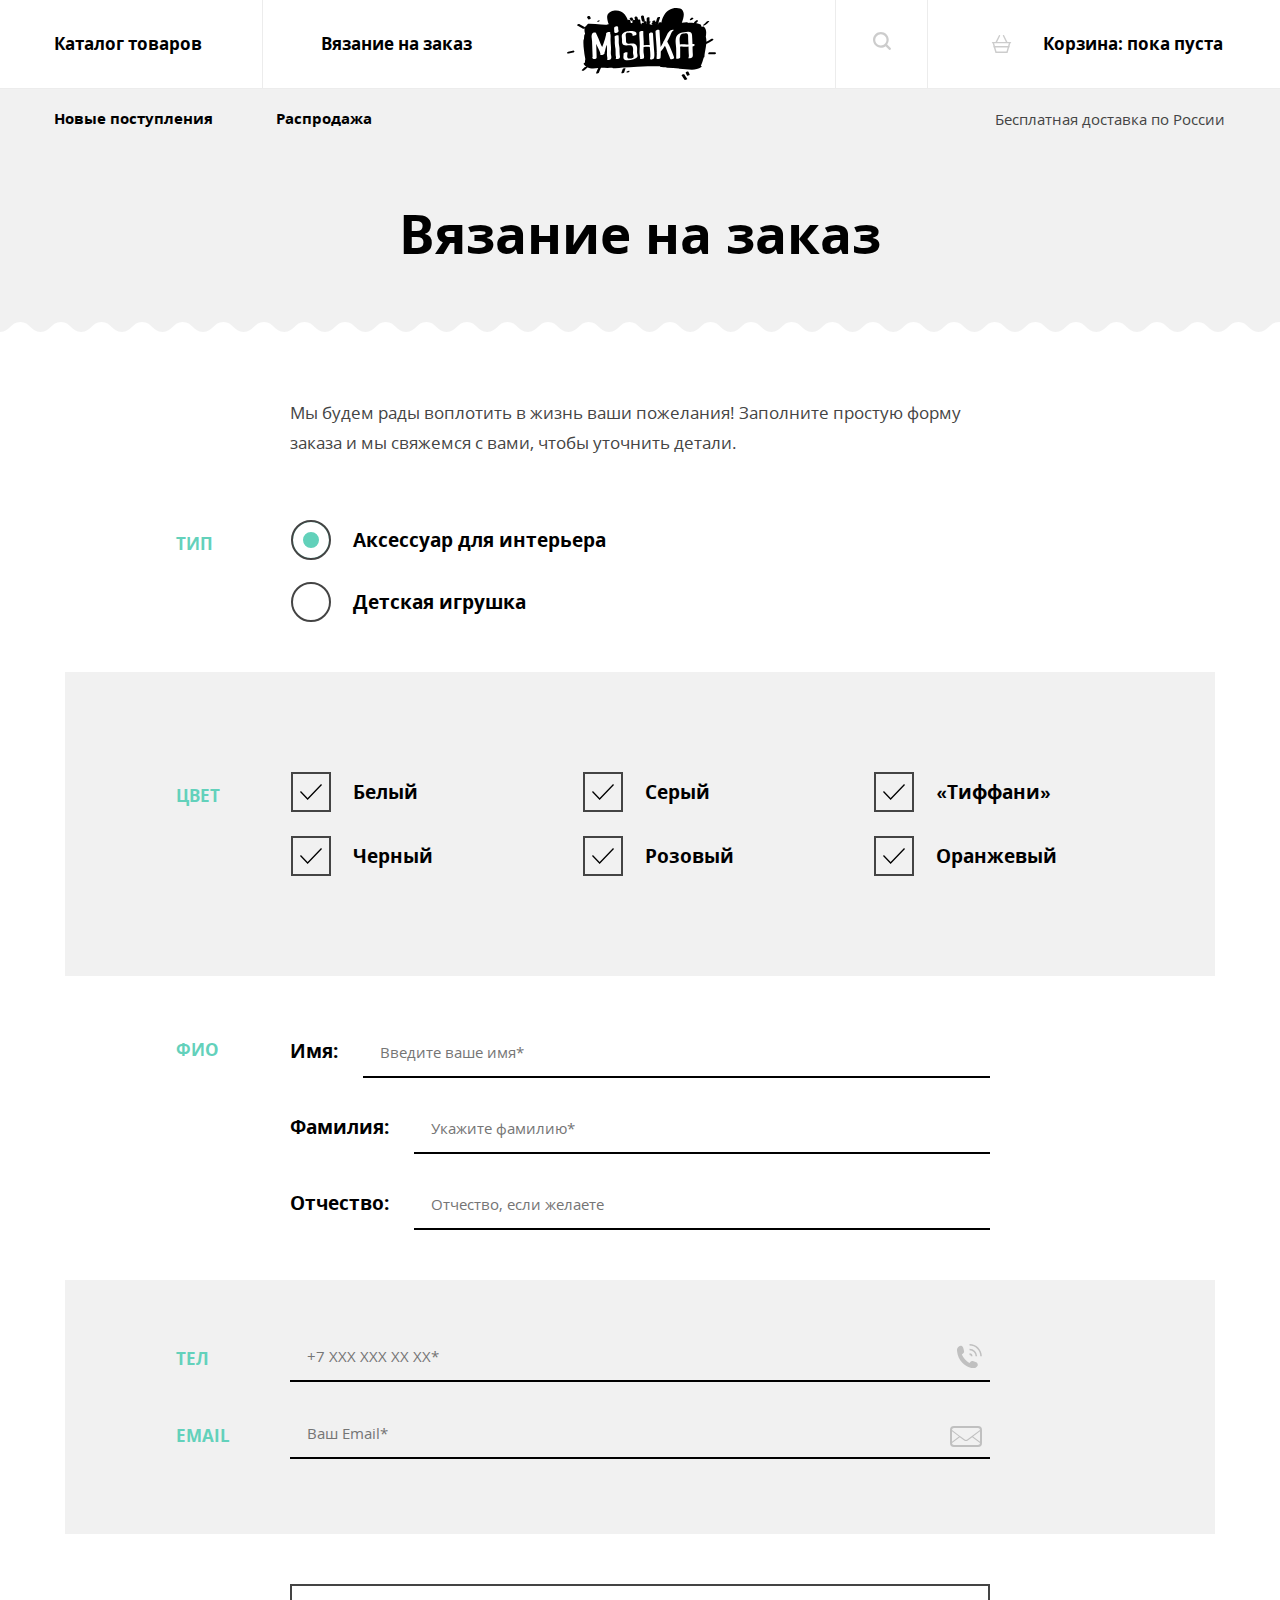
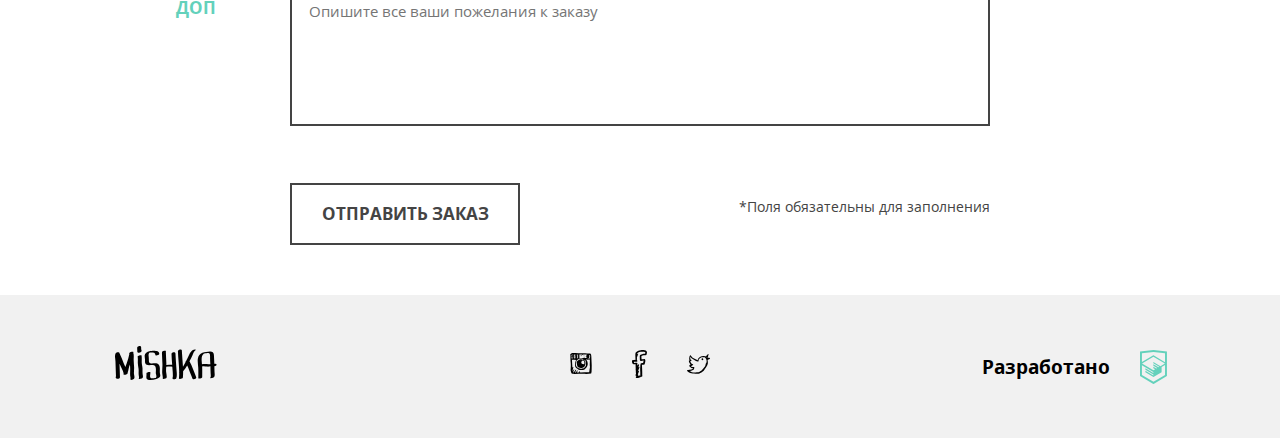
<file: form.html>
<!DOCTYPE html>
<html lang="en">
<head>
  <meta charset="UTF-8">
  <meta name="viewport" content="width=device-width, initial-scale=1.0">
  <meta http-equiv="X-UA-Compatible" content="ie=edge">
  <link rel="stylesheet" href="css/style.min.css">
  <title>Вязание на заказ</title>
</head>
<body>
  <div style="display:none">
    <svg xmlns="http://www.w3.org/2000/svg" xmlns:xlink="http://www.w3.org/1999/xlink"><symbol id="icon-cart" viewBox="264.205 370.961 20.294 18.849"><path d="M283.75 378.19h-3.151l-3.407-6.814a.75.75 0 1 0-1.341.671l3.071 6.143h-9.138l3.072-6.143a.75.75 0 0 0-1.341-.671l-3.407 6.814h-3.151a.75.75 0 0 0 0 1.5h.157l.855 2.991a.737.737 0 0 0-.316.595c0 .396.309.71.697.739l1.656 5.795h12.697l1.656-5.795a.745.745 0 0 0 .698-.739.738.738 0 0 0-.316-.596l.854-2.991h.157a.75.75 0 1 0-.002-1.499zm-4.181 10.121h-10.433l-1.224-4.284h12.881l-1.224 4.284zm1.653-5.785h-13.739l-.81-2.836h15.359l-.81 2.836z"></path></symbol><symbol id="icon-fb" viewBox="56.519 49.996 14.962 27.718"><path d="M68.181 55.188c1.026.029 1.993 0 2.681-.3.391-.818.556-1.854.619-2.989-.19-.015-.062-.337-.207-.399-.029-.202-.278-.195-.309-.398-.277-.165-.457-.422-.723-.598-.727-.162-1.44-.335-2.164-.499-.849.044-1.895-.103-2.58.1-2.619-.04-3.997 1.12-5.259 2.392-.023.078-.003.197-.105.199-.574 1.587-.125 3.621-.204 5.581.099.436.107.958.204 1.395-.998.296-2.212.387-3.402.499-.317.324-.178 1.089-.206 1.693.085.583.278 1.06.413 1.595.211.193.596.396.825.498.065.029.071.082.103.1.506.268 1.451.008 2.268.1-.136 1.978.256 3.915 0 5.68.007.327.295.382.208.798-.001.963-.067 1.99.208 2.69-.287.455-.497.982-.415 1.794.122.016.114.157.105.299-.075.47.643.175.515.698.162.456-.428.184-.413.498v.896c.53.285 1.462.182 2.268.199.908-.419 2.188-.479 2.785-1.196.459.235.916-.014 1.238-.199-.018-.315.273-.333.205-.698-.004-.328-.173-.496-.103-.896v-2.89c-.206-2.293-.048-4.938-.309-7.176.888-.105 1.917-.075 2.578-.398.357-.451.377-1.23.516-1.895.177-.226.221-.583.206-.996.19-.213.068-.729.104-1.096-.141-.595-.168-1.3-.825-1.395-.884-.235-2.043.595-2.991.299.049-1.134-.293-2.342 0-3.388.746-.176 1.446-.395 2.166-.597zm-3.818 4.783c.117.254.254.486.414.698.079.022.203.003.205.101a10.319 10.319 0 0 0 3.096-.299c0 .998-.271 1.733-.518 2.492-.662.045-1.467.3-1.958.198-.276.165-.372.506-.62.698-.049.441.142.495 0 .797-.201.137-.055.611-.205.796v1.496c.085.281-.146.258-.104.497v3.488c-.085.281.146.258.104.498v2.989c.063.271-.132.791.103.896-.07.364-.412-.021-.824.1-.528.122-.926.369-1.548.4.117-.353.32-.622.311-1.097.049-.381-.365-.312-.516-.498.193-.644.562-1.117.722-1.793.197-.515.714-1.298.31-1.794-.522-.105-.521.293-.826.398-.022.077-.002.196-.103.199-.023.077-.003.196-.103.199.01.12-.151.062 0 0 .022-.078.002-.197.103-.199.023-.077.002-.197.103-.199v-.299c.368-.575.67-1.214.826-1.993.191-.28.283-.656.412-.997.156-.262.34-.869.104-1.195-.517.033-.796.295-.93.697-.32-.189.161-.434.104-.697.138-.231.169-.566.309-.797.202-.413.564-1.304 0-1.596-.438-.023-.612.207-.723.498-.214.191-.43.383-.516.698-.373-.07-.143-.727-.206-1.097-.067-.52.122-.899 0-1.195-.56-.799-2.026-.105-3.197-.299-.108-.307-.222-.984-.104-1.195 1.045-.088 2.479.201 3.197-.199.024-.078.003-.197.104-.199.094-.723-.271-1-.515-1.396.232-.806.04-2.02.104-2.989.233-.141.328-.414.515-.598.112-.955.673-1.476.722-2.492-.273.001-.607-.055-.619.199-.302-.114-.382.479-.515.199-.112-.541.246-.626.309-.997.599-.418 1.212-.82 1.856-1.195 1.741-.244 4.648-.449 6.086.198.051.616-.287.854-.207 1.496h-1.546c-1.092.24-1.987.672-2.991.997-.24.066-.276.331-.516.398-.036.396-.225.646-.311.996-.079 1.441.133 2.599.102 3.988z"></path></symbol><symbol id="icon-feature-1" viewBox="8.014 4.35 31.972 37.301"><path fill="#63d1bb" d="M24 41.65c8.827 0 15.986-7.159 15.986-15.986C31.158 25.664 24 32.822 24 41.65zM12.641 20.78a4.442 4.442 0 0 0 4.44 4.441c.932 0 1.803-.294 2.513-.782l-.036.337c0 2.451 1.99 4.441 4.441 4.441s4.44-1.99 4.44-4.441l-.036-.337a4.396 4.396 0 0 0 2.514.782c2.451 0 4.44-1.99 4.44-4.441a4.418 4.418 0 0 0-2.54-3.997 4.434 4.434 0 0 0 2.54-3.997 4.441 4.441 0 0 0-6.954-3.659l.037-.337a4.441 4.441 0 0 0-8.881 0l.036.337a4.392 4.392 0 0 0-2.513-.781 4.442 4.442 0 0 0-4.44 4.44 4.42 4.42 0 0 0 2.54 3.997 4.42 4.42 0 0 0-2.541 3.997zM24 12.343a4.441 4.441 0 0 1 4.44 4.44 4.441 4.441 0 0 1-8.881 0c0-2.451 1.99-4.44 4.441-4.44zM8.014 25.664c0 8.827 7.158 15.986 15.986 15.986 0-8.828-7.158-15.986-15.986-15.986z"></path></symbol><symbol id="icon-feature-2"><path d="M.286 14.069a17.244 17.244 0 0 0 .008 6.301l4.121-3.21-4.129-3.091zM24.403 1.585C19.62-.623 13.959-.559 9.149 1.992l7.513 5.625 7.741-6.032zm9.498 11.59l-4.811 3.748 4.936 3.695a17.248 17.248 0 0 0-.125-7.443zM9.209 32.414c4.844 2.534 10.724 2.65 15.73.113l-8.096-6.062-7.634 5.949zM7.914 14.433L1.681 9.767c-.32.669-.595 1.356-.825 2.056l5.308 3.974 1.75-1.364zm10.679 10.669l8.336 6.242a17.184 17.184 0 0 0 1.74-1.372l-8.326-6.234-1.75 1.364zm-7.18-13.395L4.002 6.158a17.073 17.073 0 0 0-1.269 1.723l6.931 5.189 1.749-1.363zm10.68 10.668l8.092 6.059c.471-.544.904-1.112 1.297-1.701l-7.639-5.721-1.75 1.363zM14.913 8.98L7.196 3.203a17.436 17.436 0 0 0-1.709 1.394l7.676 5.747 1.75-1.364zm10.679 10.669l6.972 5.221c.33-.662.615-1.341.855-2.033l-6.077-4.55-1.75 1.362zm.856-16.943L.88 22.626c.233.698.513 1.386.839 2.059l26.52-20.663a17.006 17.006 0 0 0-1.791-1.316zm4.295 3.918a17.418 17.418 0 0 0-.939-1.106L2.786 26.567a17.144 17.144 0 0 0 1.279 1.717l27.09-21.108c-.134-.186-.269-.37-.412-.552zm1.555 2.375L5.552 29.838c.544.501 1.114.962 1.708 1.382l25.962-20.228a17.158 17.158 0 0 0-.924-1.993z" fill="#63d1bb"></path></symbol><symbol id="icon-feature-3" viewBox="46.212 56.834 46.575 27.332"><path fill="#63d1bb" d="M88.882 56.834H50.116a3.905 3.905 0 0 0-3.904 3.905V80.26a3.905 3.905 0 0 0 3.904 3.905h38.766a3.906 3.906 0 0 0 3.905-3.905V60.739a3.906 3.906 0 0 0-3.905-3.905zm-39.647 24.95V59.551h40.202v22.233H49.235z"></path><path fill="#63d1bb" d="M53.14 77.88h32.395V63.456H53.14V77.88zM69.5 65.354a5.315 5.315 0 1 1 0 10.63 5.315 5.315 0 0 1 0-10.63z"></path></symbol><symbol id="icon-feature-4" viewBox="612.532 500.386 54.156 23.183"><path d="M652.844 506.098c-3.647-.971-7.839-1.667-12.359-1.666a46.394 46.394 0 0 0-7.71.623l-6.784-4.668-13.456.005 5.811 6.184h8.447c-4.58 1.598-6.759 3.515-6.759 3.515l.002 3.777s2.313 1.912 6.931 3.518l-8.623-.005-5.811 6.188 13.455.002 6.816-4.692c2.261.398 4.822.647 7.681.648 4.522-.001 8.712-.697 12.36-1.667-1.176-1.775-1.915-3.743-1.918-5.877.003-2.141.738-4.112 1.917-5.885zm3.423 1.034c-1.284 1.605-1.969 3.25-1.965 4.84-.007 1.597.677 3.238 1.968 4.847 6.399-2.162 10.419-4.841 10.419-4.841s-4.019-2.68-10.422-4.846z" fill="#63d1bb"></path></symbol><symbol id="icon-feature-5" viewBox="47.475 50.071 33.05 27.857"><path fill="#63d1bb" d="M80.525 58.808a8.736 8.736 0 0 0-8.736-8.736A8.727 8.727 0 0 0 64 54.865a8.727 8.727 0 0 0-7.789-4.793 8.736 8.736 0 0 0-8.736 8.736c0 9.127 14.657 19.121 16.525 19.121 1.869 0 16.525-9.95 16.525-19.121z"></path></symbol><symbol id="icon-feature-6" viewBox="239.665 239.757 32.666 32.486"><path fill="#63d1bb" d="M242.56 272.243h12.504v-13.91H242.56v13.91zm28.182-23.62h-7.335c.521-.267.984-.549 1.396-.845 1.588-1.133 2.424-2.57 2.42-3.999.002-1.169-.556-2.202-1.359-2.901a4.585 4.585 0 0 0-3.016-1.121c-1.22-.001-2.352.421-3.32 1.069-1.459.979-2.606 2.451-3.424 4.067-.039.079-.078.157-.115.236a12.944 12.944 0 0 0-1.041-1.792c-.691-.985-1.523-1.86-2.497-2.511-.97-.646-2.103-1.069-3.322-1.069-1.213.004-2.323.514-3.155 1.295-.828.783-1.41 1.885-1.412 3.135-.002.73.211 1.494.649 2.188.552.872 1.424 1.628 2.633 2.248h-6.588c-.878 0-1.591.712-1.591 1.59v5.897h15.396v-7.488h1.873v7.488h15.396v-5.897a1.585 1.585 0 0 0-1.588-1.59m-22.362-2.339c-.622-.391-1-.785-1.22-1.135-.22-.354-.294-.662-.296-.963-.004-.504.248-1.042.691-1.461.437-.415 1.028-.667 1.562-.667h.013c.685 0 1.366.231 2.046.683 1.018.671 1.975 1.85 2.645 3.187.342.676.609 1.39.789 2.087-3.082-.321-5.078-1.002-6.23-1.731m10.537-1.627c.557-.797 1.21-1.466 1.887-1.916.68-.451 1.362-.683 2.047-.683h.006c.574 0 1.117.22 1.494.55.377.336.571.739.573 1.171-.004.512-.272 1.259-1.467 2.132-1.138.825-3.101 1.673-6.127 2.265a10.57 10.57 0 0 1 1.587-3.519m-1.98 27.586h12.506v-13.91h-12.506v13.91z"></path></symbol><symbol id="icon-flag" viewBox="-11.34 -28.346 46.68 81.691"><path fill="#63D1BB" d="M-3.561-24.455v38.9l38.9-19.451-38.9-19.449zm-7.779 77.801v-81.691h3.805v81.691h-3.805z"></path><path fill="#231F20" d="M-11.34-28.346h3.805v81.691h-3.805z"></path></symbol><symbol id="icon-insta" viewBox="53.115 53.19 21.769 21.334"><path d="M74.881 65.336c-.013-2.395-.344-4.788-.303-7.135a37.854 37.854 0 0 0-.152-2.278c-.105-.3-.111-.699-.152-1.062-.26-.17-.222-.64-.456-.835-.423-.233-1.201-.114-1.744-.227-.657-.026-1.254-.115-1.899-.153-1.936-.101-3.973-.076-5.996-.076-2.001 0-3.954-.145-5.695-.379h-2.202c-.097.004-.105.098-.227.076-.599.034-1.077.188-1.595.303-.21.119-.421.235-.683.304-.136.192-.513.145-.607.379-.186.212.185.451 0 .607v.911c.173.13.027.58.075.835v.987c-.017 1.281.134 2.397.076 3.72.467 2.762.374 6.537.076 9.413.155.579.363 1.105.455 1.746.256.479.335 1.133.683 1.52.502.206 1.233.186 1.898.229.383.098.667.293 1.14.304 2.843-.21 5.496-.154 8.427-.229 2.704.24 5.802.188 8.275-.228.195-.134.128-.529.228-.76-.056-.385.207-.449.228-.759.131-2.392.164-4.786.15-7.213zm-12.982-6.225c.757-.153 1.48-.341 2.429-.304.71.076 1.287.283 1.897.456.116.184-.243.547.153.684v.076c.059.017.149.002.151.076.445.035.794.167 1.063.379.45.055.536.476 1.138.38-.091.213-.084.524-.075.835.324 1.183.475 2.81.303 4.252-.164.163-.215.442-.303.683-.311.322-.481.785-.836 1.062-.095.236-.25.408-.454.533-.116.213-.206.452-.457.53-.298.163-.577.011-.834-.076-.446.162-.904.312-1.215.607-.816-.096-1.648-.175-2.43-.304-.242-.139-.487-.273-.835-.305a1.997 1.997 0 0 0-.836-.455c-.101-.127-.337-.118-.455-.229-.198-.029-.229-.227-.456-.229-.118-.412-.443-.618-.532-1.062-.226-.331-.308-.805-.455-1.215-.043-1.434.091-2.692.379-3.796.346-.591.779-1.094 1.138-1.67.249.021.365-.09.38-.304.306.053.434-.072.684-.075.257-.072.269-.389.458-.529zm-1.67-2.733c-.117-.263-.066-.691-.075-1.062-.007-.285.278-.279.304-.532-.003-.074-.093-.059-.152-.076.126-.146.701-.097.834 0 .132.537-.354.455-.531.684.011.167.322.032.456.076.029.854-.059 1.496 0 2.202h-.456c-.007.234.229.226.456.228-.059.286.092.363.075.607-.226.153-.716.042-1.062.075-.103-.594.235-1.375.151-2.202zm-.683-1.594c.088-.013.134.016.151.076.179.253.01.683-.076.911-.173-.179-.026-.682-.075-.987zm.152 1.822c-.132-.069-.168-.237-.152-.456.132.071.167.238.152.456zm0 1.367c-.058.139-.082-.045-.076-.152.058-.139.081.045.076.152zm-.152.228c.175-.024.084.219.228.227-.009.193-.283.179-.38.077.039-.112.113-.193.152-.304zm-2.354-1.216c.006-.108.013-.214-.076-.228-.073-.733.13-1.415 0-1.973.25-.155.769-.042 1.139-.077v1.139c-.088.064-.203.101-.379.077-.054.28.324.131.379.304.008.853-.056 1.777.152 2.429-.565-.059-.906.107-1.442.076.097-.612-.019-1.435.531-1.594-.012-.141-.257-.047-.304-.153zm-.531 0c-.204.021-.217-.534-.077-.607.328.006.249.501.077.607zm-.152.988c.077-.312.034-.304.075-.683.228.013.26.77-.075.683zm.228-2.05c-.263.054-.273-.266-.153-.38.263-.053.272.267.153.38zm0-1.139c.033.159-.052.201-.076.304-.176.023-.084-.219-.229-.229.025-.102.191-.062.305-.075zm-.228 3.721c.148-.031.11.345-.076.227a.363.363 0 0 0 .076-.227zm-.684-3.721c.029.259-.438.32-.379 0h.379zm-.987.076c-.034.219-.326.179-.379.379-.214-.17.084-.468.379-.379zm-.455.759c.226-.205.451-.41.684-.607-.021-.123.071-.131.076-.228h.229c.102.381-.261.296-.305.531.021.122-.072.131-.075.227.02.335.121.588.075.988-.27.008-.276.28-.607.227.022-.428-.135-.674-.077-1.138zm.076 3.265V57.29c.195-.185.396-.364.607-.532.295.489.179 1.392.455 1.897-.275.157-.75.111-1.062.229zM72.68 69.968c-.109.954-.158 1.968-.379 2.809-2.89.123-6.02.005-8.883.153-.199.045-.273-.031-.229-.229-.253 0-.258.247-.531.229.201-.336.438-.898.151-1.291-.797.013-.797.821-1.138 1.291-.686-.053-1.137.127-1.823.075.18-.705.75-1.021.911-1.745-.395-.55-.989.138-1.214.455-.204.48-.557.81-.76 1.29H57.8c.238-.469.489-.926.759-1.366.171-.512.625-.741.683-1.367-.157-.28-.42-.029-.683 0-.123.182-.272.335-.38.531-.232.376-.501.714-.684 1.14-.181.208-.335.003-.53.227-.389.271-.581.736-.988.987-.174-.06.039-.356.153-.38.045-.181-.096-.55.075-.607.063-.366.212-.647.379-.91.119-.742.521-1.199.684-1.898-.559.099-.674.643-.988.987-.212.445-.542.772-.683 1.291-.174-.131-.028-.58-.076-.836.122-.586.298-1.119.38-1.746.133-.22.173-.535.228-.834.168-.209.046-.61-.077-.761-.226.027-.374.133-.455.304-.192-.032-.193.506-.304.304-.045-2.587-.451-4.812-.456-7.438.026-.331-.183-.424-.228-.685 1.629.028 3.121.091 4.783.229-.089.139-.199.257-.304.379-.144.07-.226.173-.378.304-.604 1.653-.975 3.984-.607 6.15.229.58.589 1.029.986 1.441.907.485 1.635 1.149 2.506 1.671 1.701.361 3.84.369 5.541 0 .236-.12.484-.226.685-.38 1.364-1.242 2.753-2.459 2.961-4.859v-1.367c-.197-1.598-.688-2.905-1.747-3.644.331-.22 1.099.043 1.67.076.223.013.447.014.684 0 .408-.024.928-.055 1.443 0 .144.187.113.544.228.76-.062 1.684-.192 3.3-.152 5.087.103.454.127.986.229 1.441-.091.973-.237 1.89-.457 2.732zm.379-11.16c-.639-.12-1.232-.284-1.897-.379.072-.333.799-.01.987-.228.385-.223.295-.92.304-1.519.032-.348.114-.644.076-1.063-.401-.951-1.783-.421-2.886-.455-.225.718-.47 1.8-.304 2.657.169.49 1.024.292 1.519.456-.14.332-.688.057-.987.076-.296-.083-.707-.052-.986-.151-2.285.078-4.284.004-6.529.151.117-1.248.063-2.465-.076-3.645h3.112c-.344.364-.912.507-1.29.835-.44.244-.861.505-1.139.911.249.134.535-.245.759-.379.355-.074.479-.381.835-.455.423-.438 1.096-.625 1.67-.912.378-.022.697.013.987.077 1.283.007 2.456.126 3.796.076.614.145 1.45.069 1.974.304.107.298.231.579.305.911.008.995-.149 1.825-.23 2.732zm-5.845-3.72c.11-.047-.009-.092 0 0zm0 0c-.529.154-1.019.348-1.367.682.484-.198 1.059-.306 1.367-.682zm1.062.607c.111-.047-.007-.091 0 0zm-1.746.911c.727-.158 1.181-.591 1.746-.911-.437.019-.592.32-.987.379-.215.217-.6.26-.759.532zm-.683-.835c-.111.047.007.092 0 0zm-.683.607c.11-.046-.008-.092 0 0zm-.075.076c.063.014.07-.03.075-.076-.064-.014-.072.03-.075.076zm-.077.076c.064.014.072-.03.077-.076-.067-.013-.072.029-.077.076zm-.834.608c.346-.134.613-.348.834-.607a2.018 2.018 0 0 0-.834.607zm2.276.987c.533-.049.749-.416 1.215-.531.284-.298.784-.381.987-.76-.56.023-.766.399-1.216.531-.284.297-.751.413-.986.76zm-2.276-.987c-.317-.074-.016.227 0 0zm-.533.379c.021.021.115-.037.076-.077-.021-.02-.116.038-.076.077zm2.809.608c-.11.047.007.091 0 0zm-1.14 1.821c-.223-.231-.676-.233-.986-.379-.697-.038-1.223.093-1.746.229-.304.151-.607.304-.91.454-.266.166-.444.417-.76.532-.205.225-.352.51-.684.607-.004.223-.173.281-.304.379-.089.115-.094.312-.227.381-.007.12.036.29-.076.303.108 1.512.291 2.948.683 4.177.287.623.975.846 1.442 1.29.589.297 1.328.444 2.126.531.277-.052.553-.105.911-.076a5.088 5.088 0 0 0 2.81-1.441c.1-.281.252-.508.455-.684-.254-.671.293-1.098.455-1.596.002-1.344-.201-2.48-.607-3.415-.256-.579-.92-.751-1.366-1.139-.059-.018-.15-.003-.151-.077-.269-.13-.733-.233-1.065-.076zm-3.415 4.327c-.113-.063-.109-.244-.152-.379.256-.078.118.237.152.379zm.076.305c.041-.117.079-.006.076.075-.04.118-.079.005-.076-.075zm.456-2.051c.015-.086.075-.042.075 0-.014.087-.075.043-.075 0zm1.67-2.125c-.203.258.041.576.077.836-.305-.039-.574-.887-.077-.836zm.379 3.948c-.04-.038.055-.097.076-.076.04.038-.054.097-.076.076zm.759 2.884c.034-.109.066.008.152 0-.018.097-.15.077-.152 0zm2.201-2.581c-.233-.057-.145.208-.379.152.069-.159.118-.338.229-.455.134.019.172.13.15.303zm-1.137-3.796c.211.119.441.217.606.381.085.219.243.363.38.529.058.778.179 1.492.151 2.354-.257.099-.438.271-.683.381-.78-.006-1.358-.212-1.897-.456-.171-.259-.355-.505-.532-.759v-1.062c.17-.185.319-.391.456-.607.228-.127.508-.201.454-.607-.038-.062-.078-.124-.075-.229.158.045.245.159.379.229.323.017.41-.2.761-.154z"></path></symbol><symbol id="icon-interior" viewBox="-259.404 -19.675 40.219 62.411"><path d="M-244.227 18.283c-.286.966-.245 2.191.027 3.639.494 2.635 1.687 6.041 2.358 9.67h5.062c.696-3.641 1.949-7.05 2.471-9.683.287-1.445.33-2.66.041-3.617-.275-.899-.89-1.618-2.021-2.303h-5.997c-1.075.679-1.674 1.391-1.941 2.294zm11.832 19.995h-13.799c-1.293 0-2.299.976-2.299 2.229v2.229h18.397v-2.229c0-1.253-1.006-2.229-2.299-2.229zm7.133-55.724h-11.732c0-1.244-1.015-2.229-2.3-2.229-1.283 0-2.3.985-2.3 2.229h-11.737l-6.073 25.517c.794-.461 1.589-.992 2.632-.992 1.359 0 2.243.818 2.924 1.375.682.557 1.162.849 1.447.849.292.001.769-.287 1.451-.836.681-.548 1.564-1.358 2.915-1.358 1.349 0 2.237.806 2.919 1.354.684.549 1.161.84 1.451.84.146 0 .338-.073.58-.214.242-.141.53-.353.872-.626.512-.411 1.139-.967 1.99-1.218.284-.085.593-.136.93-.136 1.347 0 2.238.805 2.92 1.354.683.548 1.159.84 1.451.84.287-.002.766-.296 1.445-.85.684-.554 1.571-1.367 2.925-1.367 1.356 0 2.239.817 2.919 1.371.342.276.631.489.872.631.24.143.431.214.575.214.288 0 .762-.293 1.442-.854.68-.559 1.567-1.384 2.929-1.384 1.044 0 1.839.533 2.632.997l-6.079-25.507zm-10.619 51.266h-6.864c-.657 0-1.15.479-1.15 1.115 0 .635.493 1.113 1.15 1.113h6.9c.655 0 1.15-.479 1.15-1.113 0-.636-.495-1.115-1.15-1.115h-.036zm-3.414-24.484c-.146 0-.338.074-.58.213-.157.094-.37.261-.57.41v3.731h2.299V9.959c-.505-.378-.908-.623-1.149-.623z"></path></symbol><symbol id="icon-left-arrow"><path d="M50 11.002H7.659l8.174-8.174L13.005 0 0 12.998l.003.003-.003.004 13.005 12.998 2.828-2.828-8.172-8.173H50z"></path></symbol><symbol id="icon-mail"><path d="M28 5H4a4 4 0 0 0-4 4v13a4 4 0 0 0 4 4h24a4 4 0 0 0 4-4V9a4 4 0 0 0-4-4zM2 10.25l6.999 5.25L2 20.75v-10.5zM30 22c0 1.104-.898 2-2 2H4c-1.103 0-2-.896-2-2l7.832-5.875 4.368 3.277a3 3 0 0 0 3.599 0l4.369-3.277L30 22zm0-1.25l-7-5.25 7-5.25v10.5zm-12.801-2.148c-.35.263-.763.4-1.199.4s-.851-.139-1.2-.4L10.665 15.5l-.833-.625L2 9.001V9c0-1.103.897-2 2-2h24c1.102 0 2 .897 2 2l-12.801 9.602z"></path></symbol><symbol id="icon-map-pin"><path fill="#FFF" d="M56.334 9.228c-12.892-12.305-33.773-12.305-46.667 0-12.891 12.297-12.891 32.248 0 44.542 0 0 23.318 21.832 23.318 47.031 0-25.199 23.343-47.031 23.343-47.031 12.897-12.294 12.897-32.245.006-44.542z"></path><path fill="#6BC6B3" d="M47.036 45.522c-.636-3.277.13-6.947.027-10.284-.115-3.755-.713-7.485-.665-11.246.039-3.044.545-6.173-.503-9.091.065-.332.134-.662.195-.995.271-1.463-4.577-.689-5.338.649-.479.393-.726.861-.523 1.339.051.121.097.243.142.365-.917 4.485-2.197 8.827-3.668 13.174-.563 1.663-1.244 3.288-1.817 4.946-.814-1.545-1.638-3.071-2.3-4.728-1.922-4.805-3.656-9.661-6-14.285.266-2.14-4.484-1.916-5.421.044-1.132 2.371-.986 4.763-.613 7.299.42 2.858.494 5.668.528 8.554.066 5.566.502 11.119.584 16.684-.496.552-.646 1.233-.127 1.924.226.302.505.535.799.769 1.265 1.013 4.899.15 4.893-1.779-.02-5.771-.437-11.531-.589-17.299-.015-.565-.025-1.129-.034-1.694.08.203.159.406.24.607.896 2.245 1.833 4.427 3.059 6.514 1.214 2.068 1.824 4.289 2.523 6.547-.265.303-.423.647-.326.991-.055.251.099.409.352.504.894.766 2.578.383 3.513-.01a8.28 8.28 0 0 0 1.155-.593c.483-.297 1.236-.95 1.021-1.622a44.64 44.64 0 0 1-.121-.391c.657-1.776.992-3.625 1.352-5.5.381-2 1.095-3.892 1.812-5.786.073.867.149 1.732.219 2.597.285 3.575.046 7.099.011 10.674a16.22 16.22 0 0 0 .306 3.445c.096.479.514 2.53.394 2.642-.855.79-.606 1.759.539 2.011 1.279.281 2.912-.148 3.877-1.039 1.675-1.548.882-3.98.504-5.937z"></path></symbol><symbol id="icon-menu-close"><path fill="#231F20" d="M20.513 1.414L19.099 0l-8.843 8.842L1.414 0 0 1.414l8.842 8.842L0 19.098l1.414 1.414 8.842-8.842 8.843 8.842 1.414-1.414-8.842-8.842z"></path></symbol><symbol id="icon-menu-open"><path fill="#231F20" d="M0 0h19.958v2H0zm0 6h19.958v2H0zm0 6h19.958v2H0z"></path></symbol><symbol id="icon-phone"><path d="M17.321 24.333h-1.115c-4.904-.58-8.497-2.857-11.11-5.772C2.473 15.637.402 11.875 0 6.817V5.459c.091-.921.544-1.55 1.067-2.086.65-.666 1.63-1.522 2.522-1.553.659-.022 1.78.451 2.232 1.066.388.53.595 1.59.775 2.378.185.797.6 1.95.485 2.717-.176 1.196-1.764 1.703-2.231 2.572 1.551 3.721 4.089 6.456 7.472 8.345.847-.465 1.595-1.864 2.767-1.892.428-.012.972.209 1.406.34.477.143.891.326 1.311.484.705.266 1.957.621 2.378 1.213.433.61.681 1.608.581 2.231-.194 1.234-2.227 2.603-3.444 3.059zM12.529 1.528c5.949 0 10.771 4.822 10.771 10.771h1.529C24.829 5.507 19.323 0 12.529 0v1.528z"></path><path d="M12.529 9.327v1.552a1.42 1.42 0 0 1 1.421 1.42h1.553a2.973 2.973 0 0 0-2.974-2.972zm0-3.081a6.054 6.054 0 0 1 6.056 6.054h1.588a7.642 7.642 0 0 0-7.644-7.641v1.587z"></path></symbol><symbol id="icon-play" viewBox="247.3 382.56 100.678 76.891"><path fill="#63D1BB" d="M344.255 400.708s-.92-7.008-3.785-10.078c-3.632-4.041-7.674-4.066-9.541-4.297-13.326-1.023-33.303-1.023-33.303-1.023h-.051s-19.978 0-33.304 1.023c-1.867.23-5.908.256-9.54 4.297-2.84 3.096-3.786 10.078-3.786 10.078s-.896 8.211-.896 16.422v7.699c0 8.21.947 16.421.947 16.421s.921 7.009 3.785 10.078c3.632 4.041 8.364 3.913 10.487 4.349 7.622.767 32.356 1.022 32.356 1.022s20.003-.025 33.329-1.048c1.867-.23 5.908-.256 9.54-4.298 2.84-3.069 3.786-10.078 3.786-10.078s.946-8.21.946-16.421v-7.699c-.023-8.236-.97-16.447-.97-16.447z"></path><path fill="#FFF" d="M297.614 459.449h-.016c-1.015-.011-24.946-.266-32.604-1.037l-.14-.014-.137-.028c-.271-.056-.668-.107-1.126-.167-2.503-.328-7.159-.938-10.839-5.019-3.354-3.616-4.377-10.771-4.483-11.576l-.005-.043c-.039-.342-.965-8.463-.965-16.736v-7.699c0-8.266.875-16.378.912-16.72l.009-.071c.108-.802 1.155-7.928 4.474-11.557 3.996-4.439 8.531-4.899 10.712-5.121.192-.02.37-.037.529-.058l.126-.013c13.277-1.019 33.312-1.031 33.514-1.031h.051c.201 0 20.236.013 33.514 1.031l.126.013c.159.021.337.038.529.058 2.179.221 6.71.682 10.704 5.112 3.354 3.616 4.377 10.771 4.483 11.577l.005.043c.039.342.965 8.459.99 16.753v7.708c0 8.273-.926 16.395-.965 16.736l-.007.053c-.108.805-1.156 7.953-4.478 11.562-3.994 4.435-8.527 4.896-10.707 5.117-.193.02-.371.037-.53.057l-.126.013c-13.276 1.02-33.334 1.057-33.535 1.058l-.015-.001zm-31.944-6.497c7.477.729 31.216.989 31.968.997.657-.001 20.135-.049 33.047-1.036.178-.021.371-.041.58-.062 1.836-.186 4.608-.468 7.186-3.335l.026-.029c1.825-1.974 2.853-6.928 3.075-8.552.059-.514.926-8.358.926-16.08v-7.699c-.023-7.76-.896-15.627-.951-16.109-.32-2.382-1.434-6.789-3.066-8.539l-.035-.038c-2.577-2.868-5.351-3.149-7.186-3.336a34.367 34.367 0 0 1-.58-.062c-13.066-.998-32.834-1.011-33.033-1.011h-.051c-.198 0-19.967.013-33.033 1.011a33.29 33.29 0 0 1-.58.062c-1.835.187-4.607.468-7.186 3.336l-.019.021c-1.828 1.993-2.855 6.924-3.082 8.552-.062.591-.875 8.399-.875 16.089v7.699c0 7.749.871 15.598.926 16.083.32 2.381 1.433 6.789 3.066 8.539l.035.039c2.322 2.584 5.303 2.975 7.479 3.259.481.061.939.121 1.363.201z"></path><path fill="#FFF" d="M285.733 403.138v35.708l29.747-17.854z"></path></symbol><symbol id="icon-right-arrow"><path d="M0 11.002h42.341l-8.175-8.174L36.995 0 50 12.998l-.004.003.004.004-13.005 12.998-2.829-2.828 8.173-8.173H0z"></path></symbol><symbol id="icon-search" viewBox="-0.8 -0.8 17.6 17.6"><path d="M16.47 14.93l-3.415-3.415A7.67 7.67 0 0 0 14.6 6.899C14.6 2.646 11.153-.8 6.9-.8S-.8 2.646-.8 6.899s3.446 7.7 7.699 7.7c1.734 0 3.326-.58 4.613-1.546l3.417 3.416c.203.202.418.33.771.33a1.1 1.1 0 0 0 1.1-1.1c0-.24-.061-.499-.33-.769zM1.399 6.899a5.5 5.5 0 1 1 11 0c0 3.038-2.462 5.5-5.5 5.5s-5.5-2.461-5.5-5.5z"></path></symbol><symbol id="icon-tick"><path d="M32.666 1.414L31.252 0 11.338 19.914 1.414 9.989 0 11.403l9.924 9.925 1.414 1.414h.001l1.414-1.414h-.001z"></path></symbol><symbol id="icon-toy" viewBox="226.001 226.19 60 59.62"><path d="M226.001 269.871l27.438 15.934v-23.346l-27.438-15.94v23.352zm51.346-31.244v2.453c0 1.817-3.458 3.29-7.73 3.29-4.266 0-7.727-1.473-7.727-3.29v-4.059h.024c.26 1.714 3.604 3.073 7.702 3.073 4.272 0 7.729-1.474 7.729-3.285 0-1.819-3.457-3.289-7.729-3.289-.339 0-.675.01-1.002.03l-4.975-2.888v3.086c0 1.817-3.454 3.29-7.723 3.29-2.683 0-5.045-.583-6.433-1.467a3.928 3.928 0 0 0-.732-.586c-.363-.381-.565-.797-.565-1.236v-2.986l-4.807 2.792a21.384 21.384 0 0 0-1.054-.033c-4.267 0-7.727 1.469-7.727 3.289 0 1.811 3.46 3.285 7.727 3.285 4.099 0 7.446-1.358 7.705-3.073h.022v4.059c0 1.817-3.455 3.29-7.727 3.29-4.267 0-7.727-1.473-7.727-3.29v-2.42l-5.952 3.452 27.531 15.986 27.351-15.882-6.181-3.591zm-13.644 10.166c0 1.817-3.46 3.287-7.727 3.287-4.269 0-7.729-1.47-7.729-3.287v-4.059h.024c.26 1.715 3.603 3.076 7.705 3.076 4.101 0 7.443-1.361 7.705-3.076h.021v4.059h.001zm-5.145 13.873v23.144L286 269.871v-23.144l-27.442 15.939zm-2.641-29.904c4.269 0 7.723-1.47 7.723-3.286 0-1.814-3.454-3.287-7.723-3.287-4.27 0-7.729 1.472-7.729 3.287-.001 1.816 3.459 3.286 7.729 3.286"></path></symbol><symbol id="icon-twitter" viewBox="52.253 53.771 23.494 20.168"><path d="M75.706 57.855c-.227-.366-.909-.277-1.407-.371h-1.112c.142-.353.343-.646.52-.963.056-.438.254-.734.223-1.26.129-.167.176-.417.296-.593.104-.144.242-.477.074-.667-.051-.221-.295-.249-.593-.222a.515.515 0 0 0-.222.148c-.448.433-.778 1.014-1.261 1.408-.009.008-.062 0-.074 0-.087.005-.033.046-.075.074-.146.098-.257.152-.369.223-.284.176-.547.445-.891.519-.529-.211-1.156-.326-1.852-.37-1.157.102-2.303.215-3.038.741-.911.35-1.477 1.042-2.149 1.63-.049.32-.342.398-.37.741-.005.045-.012.088-.073.074.043.241-.051.345-.074.519-.001.133.199.431 0 .52-.822-.12-1.485-.63-2.149-.964-.718-.36-1.468-.604-2.074-1.111-.716-.322-1.26-.816-1.778-1.334-.208-.312-.542-.496-.667-.89-.379-.164-.175-.912-.741-.889-.315-.043-.345.199-.444.37-.07.227-.361.232-.371.519-.004.046-.011.088-.074.075-.17 1.089-.527 1.992-.519 3.26.129.415.35.738.593 1.038-.418.051-.716.222-.89.519-.06 1.073.378 1.647.742 2.297.134.384.352.685.593.963.017.229.206.288.296.445.019.105.123.125.149.223-.04.105.289.18.073.221-.413.131-1.016.07-1.259.371-.109.279-.109.833 0 1.111.034.237.282.262.296.519.499.417 1.082.747 1.631 1.112.574.166 1.211.271 1.852.37-.102.343-.338.551-.593.741-.78.381-1.849.474-2.742.74-.555.038-.956.23-1.556.223-.333.127-.854.075-1.112.223-.122.068-.102.096-.222.221-.134.412.111.74.444.89-.005.253.219.276.371.371.089.183.254.29.445.37.544.468 1.268.759 1.927 1.112.83.183 1.648.376 2.52.519.896.116 1.901.124 2.816.222h.963c.511.132 1.23.054 1.853.074.095-.102.322-.073.519-.074.522-.269 1.196-.385 1.631-.74.574-.241.989-.642 1.557-.89.866-.765 1.937-1.324 2.519-2.372.205-.189.351-.438.445-.74.265-.156.385-.454.593-.667.404-.41.706-.924 1.037-1.408.319-.496.576-1.054.89-1.556-.01-.405.306-.484.296-.89.193-.226.177-.662.371-.889-.033-.255.029-.415.074-.594.047-1.281-.047-2.422-.297-3.407.588-.155 1.181-.302 1.631-.593.52-.187.993-.584.808-1.262zm-3.408 4.076c-.153.859-.615 1.41-1.038 2.001.059.379-.104.538-.073.889a4.303 4.303 0 0 0-.371 1.037c-.203.267-.332.606-.519.89-.366.548-.777 1.051-1.186 1.557-.378.56-.912.965-1.334 1.481-.42.493-.942.885-1.407 1.334-.474.17-.89.396-1.26.667a5.06 5.06 0 0 0-.667.296c-.177.146-.499.145-.668.297-1.086.147-2.3.17-3.555.148-1.031-.105-2.115-.159-3.039-.371-.922-.189-1.511-.712-2.297-1.037.153-.242.634-.154.963-.222.031-.166.394-.003.444-.149.257.06.285-.109.52-.073.563-.201 1.23-.302 1.705-.593.282-.138.406-.434.667-.593.033-.189.104-.341.222-.444.047-.275.201-.441.148-.815.111-.21.299-.343.296-.667-.074-.147-.128-.316-.296-.371-.026-.196-.377-.067-.444-.222-.255.032-.416-.029-.593-.075-.154-.043-.487.092-.519-.073-.842-.023-1.3-.43-1.853-.74.431-.262 1.032-.353 1.333-.742.516-.076 1.058-.129 1.112-.666 0-.717-.771-.661-1.333-.815-.773-.66-1.194-1.672-1.779-2.52.238-.157.564-.226.741-.444.454.058.54-.251.667-.52.019-.488-.333-.605-.593-.815a3.47 3.47 0 0 1-.667-.741c-.003-.818-.021-1.652.074-2.372.063-.014.07.029.074.074.227.441.559.775.815 1.186.532.357.925.853 1.556 1.112.452.413 1.108.621 1.557 1.038.601.263 1.158.57 1.704.889.669.194 1.056.673 2.001.593.198-.098.394-.199.593-.297.258-.456-.059-1.079.147-1.63.255-.659.797-1.031 1.26-1.481.29-.155.555-.335.815-.519.347-.098.675-.216.964-.371a6.223 6.223 0 0 0 1.037-.148h1.26c.244.052.475.119.74.148.209.137.38.313.666.371.789.693 1.271 1.696 1.409 3.039-.122.482.053.871.001 1.479zm.296-5.632c-.129.34-.23.707-.593.815-.017-.105-.122-.125-.147-.222-.012-.209.209-.186.296-.296.162-.085.245-.248.444-.297-.007-.09.108-.046 0 0zm-5.484 3.038c.163.135.284.31.519.371.101.221.314.327.594.37.047-.15.346-.049.37-.222.174-.023.166-.229.296-.297-.018-.55-.129-1.006-.37-1.333-.758-.423-1.676.039-1.409 1.111z"></path></symbol><symbol id="icon-video"><path fill="#63d1bb" d="M26 15l6-4v16l-6-4v-8zm-2 0v8a4 4 0 0 1-4 4H4a4 4 0 0 1-4-4v-8a4 4 0 0 1 4-4h10a2 2 0 0 1 2-2V7H5a1 1 0 1 1 0-2h12a1 1 0 0 1 1 1v3a2 2 0 0 1 2 2 4 4 0 0 1 4 4zm-12 0H4v8h8v-8zm8 1a1 1 0 0 0-1-1h-4a1 1 0 1 0 0 2h4a1 1 0 0 0 1-1z"></path></symbol><symbol id="logo-desktop"><path d="M143.165 31.397c-1.481 1.055-3.053 1.942-4.657 2.777.037-1.747-.119-3.465-.591-5.127.051-.333.102-.667.145-1.002.375-3.005.657-7.122-2.003-9.224-.335-.265-1.249-.035-1.922.274a4.64 4.64 0 0 0-.496-.415 14.922 14.922 0 0 1-.229-.735c-.035-.12-.168-.188-.36-.215.285-.383.263-.818-.419-1.092a18.59 18.59 0 0 0-1.143-.413c-.067-.072-.126-.096-.172-.058l-.006.003c-.938-.3-1.893-.533-2.859-.705.138-.331.396-.813.552-1 .132-.157.279-.3.429-.439.062-.057.125-.111.188-.165l.069-.061.084-.062c.38-.288.846-.865.221-1.202-.57-.307-1.507-.142-2.007.238-.863.655-1.626 1.379-2.092 2.361-2.01-.169-4.05-.155-6.079-.078a.757.757 0 0 0 .141-.25c.184-.585-.908-.525-1.188-.488-1.562.205-3.125.407-4.688.604 1.367-3.773 3.083-8.578 1.001-12.264-1.19-2.106-3.906-2.579-6.098-2.652-2.436-.081-4.898.461-7.036 1.636-4.762 2.618-7.11 7.71-8.21 13.138-.497-.657-2.301-.425-2.645.468-.124.32-.229.645-.327.972-.16.174-.282.386-.345.637-.015.056-.027.111-.041.167l-.196.007c.02-.104.041-.207.064-.31.146-.109.247-.232.28-.366.574-2.296 1.156-4.588 1.948-6.82.269-.756-2.511-.399-2.804.426a51.17 51.17 0 0 0-1.12 3.622c-.165.078-.356.187-.425.326-.017.034-.031.07-.047.104-.107-.093-.271-.151-.466-.178v-.959c0-.432-2.823-.034-2.823.757v1.568a2.329 2.329 0 0 0-.472.266l-.19.172a.373.373 0 0 0-.12.245c-.007.026-.013.053-.023.078-.017.022-.032.046-.052.066-.126.128-.184.335-.027.467.19.16.508.167.738.159.048-.002.097-.007.146-.011v.468a75.61 75.61 0 0 1-.675-.006l-.411-.051c-.021-.385-.676-.452-1.351-.328a.524.524 0 0 0-.001-.148 23.602 23.602 0 0 1-.229-1.79c.237-.079.471-.18.68-.313.159-.102.328-.224.328-.43v-.194c0-.18-.412-.204-.499-.208a2.849 2.849 0 0 0-.589.041c-.075-1.305-.081-2.615-.081-3.925 0-.84-2.824-.315-2.823.757 0 1.786.009 3.57.193 5.343a2.477 2.477 0 0 0-.27.009v-1.532c0-1.045-1.297-1.22-2.147-.809.313-.262.489-.622.37-1.039-.403-1.414-.778-2.827-.974-4.287-.188-1.394-3.017-.677-2.824.756.196 1.46.57 2.873.975 4.287.235.828 1.338.889 2.104.51-.227.196-.373.452-.373.76v.63c-.189-.098-.439-.16-.77-.16-1.057 0-1.671.885-1.4 1.477a41.915 41.915 0 0 1-.491-.083c-.382-1.248-.686-2.514-.714-3.83-.02-.942-1.27-1.049-2.108-.672a.571.571 0 0 0-.049-.168c-.385-.804-.567-1.674-.78-2.533-.332-1.35-3.158-.601-2.823.756.157.638.3 1.281.519 1.898l-.056.014c-.3.081-.601.205-.854.387-.832.079-1.828.565-1.752 1.208.058.478.131.953.209 1.427-.546.091-1.092.177-1.639.26a11.905 11.905 0 0 1-.618-2.443c-.131-.924-1.555-.854-2.332-.26-.774-2.062-1.796-4.019-3.122-5.761-2.621-3.439-7.097-4.613-11.242-3.794-1.9.376-3.735 1.184-5.043 2.646-1.21 1.353-1.352 3.089-1.17 4.805.158 1.493.61 4.005 1.584 5.976-.35-.012-.709.041-.949.139-.283.117-.561.248-.833.388a95.043 95.043 0 0 1-5.803-.07c-4.179-.194-8.301-.86-12.497-.742-.923.026-1.534.719-1.465 1.262-1.046.502-1.733 1.315-2.143 2.287-1.732-1.15-3.479-2.266-5.335-3.211-.689-.351-3.3.707-2.285 1.224 1.84.938 3.561 2.072 5.278 3.216.512.341 1.32.133 1.842-.07.03-.012.09-.039.165-.077-.306 1.44-.157 3.067.241 4.493.03.11.093.198.172.27a9.289 9.289 0 0 0-.007 1.015l-.002.165c-.4.189-.712.48-.76.839a37.38 37.38 0 0 0-.305 4.229c-.272.199-.462.469-.485.798-.233 3.345.037 6.652.467 9.95.185 2.694.69 5.344 1.172 7.999.058.416.113.832.167 1.249-.265 1.133-.398 2.395-.237 3.482-.881.171-1.729.866-1.233 1.617.765 1.158 1.644 2.018 2.606 2.649-.633-.103-1.42.11-1.871.555-.818.809-1.715 1.531-2.533 2.339-.429.424-.314.935.289 1.078.651.155 1.516-.06 1.997-.535.817-.808 1.715-1.531 2.533-2.339.248-.245.308-.517.204-.731 3.21 1.735 7.235 1.27 11.114.943-.882 1.589-1.542 3.273-2.17 4.997-.262.719 2.507.373 2.801-.436.61-1.675 1.237-3.343 2.103-4.895 3.741.117 7.479.122 11.215.051.149.182.416.305.746.336 3.27.311 6.489-.096 9.688-.699 4.789-.229 9.577-.525 14.366-.809 7.527-.186 15.056-.346 22.587-.32.1.109.204.215.314.318.272.256.621.345.979.33.062.009.128.016.199.019a69.72 69.72 0 0 1 2.141.145c.156.04.341.059.559.046h.005c.782.067 1.563.14 2.346.208.171.214.497.342.792.361 3.804.25 7.612.522 11.423.703.14.229.536.34.82.343 7.067.06 15.278 2.804 21.558-1.736.501-.362.273-.877-.264-.984a1.992 1.992 0 0 0-.326-.034c.008-.016.018-.03.023-.045a60.72 60.72 0 0 0 2.945-8.552c.365-.198.632-.494.646-.86.049-1.189.188-2.406.371-3.639a63.27 63.27 0 0 0 .441-2.66c.387-2.169.806-4.367 1.018-6.541 2.28-1.147 4.538-2.335 6.622-3.819 1.565-1.117-.784-1.883-1.832-1.137zm-55.33-15.046a1.13 1.13 0 0 0-.134.123c.073-.312.149-.623.228-.934h.111c-.068.27-.138.541-.205.811z"></path><path d="M63.261 12.626c.127.196.562.217.753.217.377.001.759-.083 1.106-.225.404-.166 1.101-.559.77-1.07-.363-.562-.609-1.19-.975-1.754-.127-.196-.562-.217-.754-.217a2.914 2.914 0 0 0-1.105.226c-.404.165-1.101.558-.77 1.069.363.562.61 1.191.975 1.754zm-42.578-1.719c.216.647 1.111.647 1.648.504.472-.127 1.39-.616 1.175-1.26-.208-.624-.433-1.293-.893-1.78-.479-.507-1.324-.417-1.902-.151-.412.19-1.177.838-.695 1.349.382.405.478.772.667 1.338zm9.977 2.988c.843 0 3.073-1.276 1.186-1.276-.843 0-3.074 1.276-1.186 1.276zm91.902-1.621c.346.072.717.032 1.055-.059.321-.086.7-.234.941-.477.355-.355.728-.729.962-1.178.104-.198.174-.399-.005-.587-.188-.197-.507-.245-.763-.251a2.695 2.695 0 0 0-1.106.22c-.252.106-.621.294-.756.553a2.964 2.964 0 0 1-.351.513l-.023.027a.578.578 0 0 0-.028.032c-.064.067-.13.133-.195.199-.158.158-.346.365-.279.614.063.241.333.349.548.394zm13.299 5.418c.631-.061 1.395-.246 1.894-.662 1.319-1.102 2.603-2.248 3.623-3.642.288-.393-1.049-.243-1.118-.23-.534.099-1.316.276-1.661.746-.949 1.296-2.164 2.349-3.391 3.374-.498.415.441.434.653.414zm10.879 27.077h-4.872c-.616 0-1.475.468-1.556 1.139-.09.739.754.922 1.304.922h4.871c.617 0 1.475-.468 1.557-1.139.09-.739-.754-.922-1.304-.922zM57.021 60.784c-.498.08-1.412.296-1.639.831a34.65 34.65 0 0 0-1.364 3.897c-.211.733 2.571.333 2.798-.451a34.575 34.575 0 0 1 1.363-3.897c.222-.527-.966-.412-1.158-.38zm4.581 2.591a3.893 3.893 0 0 0-1.029.152 3.87 3.87 0 0 0-.968.383c-.141.084-.338.2-.338.39a3.075 3.075 0 0 1-.021.346.755.755 0 0 1-.113.272c-.064.082-.108.179.018.253.196.114.502.083.712.062a4.713 4.713 0 0 0 1.099-.252c.243-.085.613-.207.795-.407.149-.164.241-.286.284-.501.035-.177.05-.349.05-.529-.001-.166-.422-.168-.489-.169zm55.05 3.676c-.354-.686-3.043.331-2.823.757.844 1.638 1.939 3.122 2.923 4.677.436.689 3.04-.414 2.823-.757-.982-1.554-2.079-3.039-2.923-4.677zm4.092-2.338c-.294-.588-1.067-.563-1.624-.414-.35.094-1.485.598-1.199 1.17l1.169 2.339c.294.588 1.068.562 1.624.414.35-.094 1.486-.598 1.199-1.171l-1.169-2.338zM5.668 43.105c-1.486.359-3.006.571-4.481.975-.537.146-1.342.641-1.16 1.318.181.675 1.128.709 1.664.562 1.476-.403 2.995-.615 4.482-.975.541-.13 1.338-.651 1.16-1.318-.185-.685-1.124-.692-1.665-.562z"></path><path d="M43.752 40.106c-.083-2.707-.514-5.396-.479-8.108.028-2.194.393-4.45-.363-6.554.047-.239.097-.477.141-.717.195-1.055-3.3-.497-3.849.468-.346.283-.523.621-.377.965.037.087.069.175.102.263-.662 3.233-1.584 6.364-2.645 9.498-.406 1.199-.896 2.37-1.31 3.565-.587-1.114-1.181-2.214-1.658-3.408-1.386-3.464-2.636-6.965-4.326-10.299.192-1.543-3.232-1.381-3.907.032-.816 1.709-.711 3.434-.442 5.262.303 2.061.356 4.086.381 6.167.048 4.012.361 8.016.421 12.027-.357.397-.466.889-.092 1.388.163.217.365.385.576.554.913.73 3.533.108 3.528-1.283-.014-4.16-.314-8.312-.424-12.471a99.221 99.221 0 0 1-.024-1.222l.173.438c.646 1.618 1.322 3.191 2.205 4.696.876 1.491 1.315 3.092 1.819 4.719-.19.219-.305.467-.234.715-.04.181.071.294.253.363.645.552 1.858.277 2.532-.007.29-.122.566-.263.834-.427.348-.215.891-.686.735-1.17l-.088-.281c.475-1.281.716-2.612.975-3.965.275-1.441.789-2.805 1.307-4.171.053.625.107 1.249.157 1.872.206 2.577.033 5.118.008 7.696-.009.854.054 1.648.221 2.484.068.345.37 1.824.283 1.904-.617.57-.438 1.268.389 1.45.923.203 2.1-.106 2.795-.749 1.209-1.117.638-2.871.364-4.28-.46-2.362.093-5.008.019-7.414zm8.44.682c-.074-2.007-.771-3.897-.781-5.925-.011-2.327.183-4.635-.156-6.949-.107-.732-4.093.101-3.953 1.059.312 2.129.199 4.268.161 6.412-.037 2.063.472 3.934.737 5.958.271 2.073-.085 4.195.15 6.271.11.971.758 2.768.09 3.612-.424.537 1.482.345 1.568.33.775-.143 1.809-.395 2.324-1.048.659-.835.198-2.448.054-3.387-.32-2.08-.115-4.236-.194-6.333zm16.479-3.35c-2.081-2.809-5.943-.787-8.64-1.554-1.39-.396-1.407-2.292-1.403-3.428.004-1.439-.115-2.757-.276-4.184-.119-1.061-.024-2.14.753-2.93.143-.146.866-.339.817-.342a8.098 8.098 0 0 1 1.077-.094c1.562-.067 4.654.234 4.056 2.506-.269 1.019 3.629.435 3.913-.643 1.224-4.64-7.352-3.749-9.774-3.106-2.231.592-4.692 1.862-4.819 4.438-.062 1.23.274 2.401.328 3.62.061 1.403-.2 2.802.291 4.155 1.092 3.01 5.57 1.59 7.849 1.761 3.88.29 2.722 5.519 2.772 7.955.027 1.3 1.192 3.461.213 4.549-.601.668-2 .706-2.817.774-.821.069-2.221.315-2.768-.465-1.002-1.431.093-3.834-.121-5.474-.122-.933-4.104-.096-3.953 1.059.346 2.651-1.412 6.2 2.424 6.655 2.464.293 5.238-.162 7.568-.936 1.207-.4 2.328-.951 3.272-1.81 1.045-.949.701-2.369.421-3.579-.682-2.943.739-6.333-1.183-8.927zm17.484-.19c-.122-3.812-.696-7.582-.711-11.4-.009-1.989-4-1.317-3.993.346.015 3.641.501 7.232.688 10.862l.012.223c-1.967-.018-3.934.179-5.905.248.203-4.675-.617-9.311-.438-13.983.022-.587-3.909-.091-3.953 1.059-.172 4.516.593 8.997.457 13.514-.064 2.155-.247 4.303-.262 6.46-.008 1.105.173 2.204.332 3.293.147 1.008.488 2.352.183 3.349-.238.779 3.594.293 3.897-.701.55-1.794-.224-4.076-.408-5.892-.177-1.74-.04-3.53.084-5.296 2.048-.131 4.096-.3 6.135-.012.091 1.391.197 2.779.325 4.172.106 1.168.181 2.334.198 3.507.016 1.028.143 2.519-.223 3.492-.78 2.075 3.179 1.906 3.757.368.71-1.887.507-4.237.386-6.22-.151-2.468-.481-4.92-.561-7.389zm17.087 4.514c-.948-2.783-2.395-5.224-3.649-7.868 1.01-1.967 2.036-3.935 2.959-5.942.838-1.824 1.459-3.854 3.107-5.139.579-.451.555-.904-.258-.96-.883-.061-2.083.194-2.795.749-1.498 1.168-2.448 2.587-3.229 4.307a162.468 162.468 0 0 1-2.94 6.13c-.074.149-.15.298-.226.448-.494.318-.792.769-.645 1.277-.798 1.578-1.614 3.146-2.521 4.653-.302-5.584-.963-11.162-1.161-16.751-.045-1.281-4.007-.484-3.953 1.059.246 6.93 1.23 13.845 1.299 20.775l-.049.051c-.303.311-.191.498.053.606a61.474 61.474 0 0 1-.211 5.303c-.477.752.467 1.149 1.094 1.149h.098c.746 0 2.649-.353 2.742-1.376.193-2.119.254-4.234.234-6.349 1.605-1.731 2.916-3.663 4.093-5.687.766 1.494 1.495 3 2.007 4.625.868 2.766 2.32 5.308 3.159 8.087.55 1.822 4.497.745 3.952-1.059-.839-2.778-2.225-5.345-3.16-8.088zm23.718-4.677c-.212-.84-1.385-.857-2.292-.777-.013-.338-.021-.677-.036-1.016-.127-2.686-.168-5.428-.396-8.105-.211-2.479-1.599-3.368-4.008-3.276-2.438.093-5.277.532-7.55 1.416-2.632 1.023-4.096 2.961-4.601 5.733-.555 3.041.242 6.275.377 9.331.155 3.535.066 7.078.062 10.614 0 .579 3.952.031 3.953-1.059.003-2.801.043-5.602 0-8.402a53.08 53.08 0 0 0-.104-2.466c1.382-.599 3.721.013 5.097.143 1.117.105 2.188-.167 3.273-.294.021 2.333.108 4.678.204 7.008.049 1.194.481 3.563-.356 4.552-.44.521 1.493.347 1.568.333.801-.147 1.777-.404 2.324-1.05.958-1.13.46-3.824.405-5.173-.079-1.928-.103-3.859-.143-5.789 1.166-.152 2.44-.865 2.223-1.723zm-14.752-.152c-.104-1.257-.219-2.513-.306-3.777-.161-2.352.118-5.634 2.31-7.062.587-.383 1.691-.317 2.377-.442.979-.177 1.974-.393 2.855.192 1.221.81.92 3.69.918 4.913-.002 2.024.21 4.038.313 6.058a13.82 13.82 0 0 1-1.698.077c-2.307-.055-4.584-.418-6.769.041zM48.771 25.176a3.193 3.193 0 0 0 1.49-.529l.26-.219c.524-.338.979-.834.734-1.373-.509-1.115-.428-2.251-.42-3.445.007-.966-.972-1.257-1.797-1.185-.729.064-2.188.586-2.194 1.534-.007 1.002-.072 2.034.11 3.02-.049.113-.075.241-.105.358-.056.214.016.424.144.595l.002.135.015.338a.908.908 0 0 0 .433.535c.39.236.884.279 1.328.236z" fill="#FFF"></path></symbol><symbol id="logo-footer"><path d="M19.135 21.495c-.083-2.683-.51-5.347-.475-8.035.028-2.174.389-4.41-.36-6.495.047-.237.096-.473.14-.711.193-1.045-3.271-.492-3.813.464-.343.28-.519.615-.375.957.037.086.069.174.102.261-.656 3.204-1.57 6.306-2.621 9.412-.402 1.188-.888 2.349-1.298 3.533-.582-1.104-1.169-2.194-1.643-3.377-1.374-3.433-2.612-6.902-4.287-10.206.19-1.528-3.204-1.368-3.873.032-.809 1.694-.705 3.403-.438 5.214.3 2.042.353 4.05.377 6.111.047 3.976.358 7.943.417 11.919-.354.395-.461.881-.091 1.375.162.216.361.382.571.549.904.724 3.5.107 3.496-1.271-.014-4.123-.312-8.238-.42-12.358a98.054 98.054 0 0 1-.024-1.21l.171.434c.64 1.604 1.31 3.163 2.185 4.654.868 1.478 1.303 3.064 1.803 4.677-.189.217-.303.462-.233.708-.039.18.07.292.251.36.639.548 1.841.274 2.509-.007a6.07 6.07 0 0 0 .826-.424c.345-.212.883-.679.729-1.159l-.087-.279c.47-1.27.709-2.589.965-3.93.272-1.428.782-2.78 1.295-4.133.052.619.106 1.238.156 1.855.204 2.554.033 5.072.007 7.626-.008.847.054 1.633.219 2.461.068.343.367 1.808.281 1.887-.611.564-.433 1.257.385 1.437.915.201 2.081-.105 2.77-.742 1.198-1.106.632-2.845.361-4.241-.452-2.342.095-4.964.022-7.348zm8.364.675c-.074-1.988-.765-3.862-.774-5.872-.011-2.305.181-4.593-.155-6.886-.106-.725-4.056.1-3.917 1.05.309 2.11.197 4.229.159 6.354-.037 2.044.468 3.898.73 5.904.269 2.054-.084 4.157.149 6.213.109.962.75 2.743.089 3.58-.42.532 1.469.342 1.553.326.769-.142 1.793-.392 2.304-1.038.653-.828.196-2.426.053-3.357-.316-2.059-.114-4.195-.191-6.274zm16.329-3.319c-2.062-2.784-5.889-.78-8.561-1.54-1.377-.392-1.395-2.271-1.392-3.396.004-1.426-.114-2.732-.273-4.146-.119-1.052-.024-2.121.746-2.904.142-.144.859-.336.81-.339a8.132 8.132 0 0 1 1.067-.093c1.549-.066 4.613.232 4.019 2.483-.266 1.01 3.596.431 3.877-.637 1.213-4.598-7.284-3.714-9.686-3.078-2.21.588-4.648 1.846-4.775 4.399-.061 1.219.273 2.379.325 3.587.061 1.39-.198 2.776.289 4.118 1.082 2.982 5.52 1.576 7.778 1.745 3.845.287 2.697 5.469 2.748 7.883.027 1.288 1.181 3.429.211 4.507-.595.662-1.982.699-2.792.768-.813.068-2.201.312-2.742-.461-.993-1.418.091-3.799-.121-5.425-.121-.924-4.066-.095-3.917 1.05.342 2.627-1.399 6.145 2.402 6.596 2.441.289 5.191-.161 7.5-.928 1.196-.396 2.307-.942 3.243-1.793 1.035-.941.694-2.348.417-3.547-.677-2.918.731-6.279-1.173-8.849zm17.327-.189c-.122-3.777-.69-7.513-.706-11.297-.008-1.971-3.963-1.305-3.957.343.015 3.608.497 7.167.682 10.764l.013.221c-1.949-.018-3.899.177-5.853.246.201-4.633-.611-9.227-.435-13.857.022-.582-3.874-.09-3.917 1.049-.171 4.475.587 8.915.453 13.392-.064 2.136-.245 4.264-.259 6.402-.007 1.095.171 2.183.329 3.263.146.999.484 2.331.182 3.318-.237.772 3.561.29 3.862-.694.544-1.778-.222-4.039-.405-5.839-.175-1.725-.039-3.499.083-5.248 2.03-.13 4.059-.297 6.08-.012.09 1.378.196 2.754.322 4.134a45.83 45.83 0 0 1 .196 3.475c.015 1.019.142 2.496-.221 3.461-.773 2.057 3.15 1.889 3.723.364.703-1.87.502-4.199.383-6.164-.148-2.443-.477-4.874-.555-7.321zm16.932 4.474c-.939-2.758-2.373-5.177-3.616-7.797 1.001-1.949 2.018-3.898 2.932-5.888.831-1.808 1.446-3.819 3.08-5.092.574-.447.55-.896-.255-.951-.875-.061-2.064.192-2.77.742-1.485 1.158-2.427 2.563-3.201 4.268a160.304 160.304 0 0 1-2.914 6.075l-.224.443c-.49.315-.785.762-.639 1.266-.792 1.563-1.6 3.117-2.499 4.61-.299-5.534-.955-11.061-1.15-16.6-.045-1.27-3.971-.479-3.917 1.049.243 6.868 1.219 13.719 1.286 20.587l-.047.051c-.301.308-.19.494.051.602a60.756 60.756 0 0 1-.209 5.254c-.472.745.463 1.139 1.084 1.139h.096c.739 0 2.626-.35 2.718-1.364.191-2.1.251-4.196.232-6.291 1.59-1.715 2.89-3.63 4.055-5.635.759 1.48 1.482 2.972 1.989 4.582.861 2.741 2.299 5.261 3.131 8.014.544 1.806 4.457.738 3.917-1.049-.829-2.753-2.204-5.297-3.13-8.015zm23.503-4.635c-.21-.832-1.372-.849-2.271-.77-.012-.335-.02-.671-.036-1.006-.125-2.661-.165-5.379-.392-8.032-.209-2.458-1.585-3.337-3.972-3.247-2.416.092-5.229.527-7.482 1.403-2.607 1.014-4.058 2.935-4.559 5.681-.549 3.014.24 6.219.373 9.246.154 3.503.066 7.014.062 10.519 0 .573 3.916.031 3.917-1.049.003-2.776.042-5.551 0-8.327a52.196 52.196 0 0 0-.102-2.444c1.369-.593 3.687.012 5.05.141 1.107.104 2.169-.166 3.244-.292.021 2.312.107 4.635.202 6.944.049 1.184.477 3.53-.354 4.511-.437.516 1.48.343 1.555.33.793-.146 1.761-.401 2.303-1.041.949-1.12.456-3.79.401-5.126-.078-1.91-.102-3.824-.141-5.737 1.154-.147 2.417-.854 2.202-1.704zm-14.618-.15c-.103-1.245-.217-2.49-.303-3.743-.16-2.331.117-5.583 2.29-6.999.58-.379 1.675-.315 2.354-.438.97-.176 1.956-.389 2.829.19 1.21.802.912 3.657.911 4.869-.003 2.005.207 4.001.31 6.003-.552.055-1.111.089-1.683.076-2.286-.053-4.544-.413-6.708.042zM24.108 6.7a3.157 3.157 0 0 0 1.477-.524l.256-.216c.52-.335.972-.827.728-1.361-.504-1.105-.423-2.231-.416-3.414.006-.958-.963-1.246-1.781-1.174-.723.063-2.168.581-2.175 1.52-.006.993-.071 2.016.109 2.992-.047.113-.074.239-.104.355-.055.212.016.42.142.59l.002.134.015.335a.901.901 0 0 0 .429.53c.388.233.878.275 1.318.233z"></path></symbol><symbol id="logo-htmlacademy"><path d="M13.62.017L13.472 0 0 1.412v24.661l13.473 8.017 13.43-7.99.042-.025V1.412L13.62.017zm11.399 12.11L13.495 5.334l-.001-.104-.087.05-.088-.056v.109L1.925 12.118V3.147l11.548-1.212L25.02 3.147v8.98zm-11.614-5.34L24.923 13.5l-4.479 2.64-7.093-4.221-.014 1.415 5.904 3.513-.86.507-5.03-2.992-.014 1.415 3.827 2.275-.782.523-3.031-1.787-.014 1.413 1.853 1.091-1.8 1.081-11.356-6.751 11.371-6.835zm-11.48 8.34l11.411 6.791.016 1.044-7.942-4.728-.015 1.416 7.979 4.795.018 1.076-7.973-4.74-.013 1.414 8.021 4.822.046.025 8.143-4.872-.011-5.177 3.415-2.036v10.021L13.472 31.85 1.925 24.979v-9.852z"></path></symbol><symbol id="logo-mobile" viewBox="32.458 20.216 85.589 35.034"><path d="M36.638 46.517c-.014-3.472-.262-6.938-.356-10.409-.008-.34-.015-.681-.02-1.021l.146.364c.54 1.352 1.103 2.663 1.839 3.92.731 1.244 1.099 2.58 1.521 3.939-.159.182-.256.39-.196.596-.033.15.059.245.212.306.537.46 1.55.231 2.113-.008a5.42 5.42 0 0 0 .696-.355c.29-.181.744-.572.613-.977l-.072-.235c.396-1.068.598-2.179.813-3.308.23-1.206.659-2.345 1.092-3.485.043.521.088 1.044.129 1.566.174 2.147.028 4.27.008 6.422a9.896 9.896 0 0 0 .184 2.075c.059.287.31 1.521.235 1.588-.516.476-.366 1.061.326 1.211.771.169 1.753-.088 2.333-.625 1.009-.934.531-2.396.304-3.572-.385-1.973.077-4.181.017-6.189-.069-2.26-.43-4.503-.399-6.769.023-1.831.328-3.714-.303-5.471.039-.2.08-.398.117-.6.163-.879-2.754-.414-3.212.392-.29.235-.438.519-.313.806.031.071.057.146.084.219-.552 2.699-1.321 5.313-2.207 7.93-.339 1.001-.748 1.977-1.095 2.978-.49-.933-.986-1.851-1.384-2.847-1.155-2.891-2.199-5.813-3.61-8.596.16-1.289-2.698-1.153-3.261.026-.682 1.426-.592 2.866-.369 4.393.254 1.721.298 3.411.32 5.147.039 3.347.3 6.689.351 10.04-.298.331-.389.741-.078 1.158.136.182.306.321.482.46.756.612 2.945.093 2.94-1.069zm18.196-18.372c-.089-.613-3.416.084-3.3.885.259 1.776.167 3.561.136 5.352-.031 1.722.394 3.282.615 4.971.226 1.732-.071 3.502.126 5.235.09.812.632 2.312.074 3.018-.354.447 1.237.285 1.31.275.646-.12 1.509-.331 1.938-.875.552-.697.165-2.042.045-2.827-.267-1.734-.097-3.537-.162-5.286-.061-1.676-.644-3.254-.65-4.946-.009-1.946.153-3.87-.132-5.802zm3.124 6.646c.91 2.514 4.648 1.327 6.551 1.471 3.238.239 2.272 4.607 2.313 6.641.022 1.085.995 2.889.179 3.798-.502.556-1.669.589-2.352.646-.687.057-1.854.261-2.312-.39-.836-1.194.077-3.2-.102-4.568-.103-.78-3.424-.08-3.299.884.29 2.211-1.179 5.175 2.022 5.556 2.059.244 4.372-.136 6.317-.783 1.008-.334 1.943-.792 2.731-1.509.872-.794.585-1.979.352-2.987-.569-2.458.616-5.289-.987-7.454-1.738-2.345-4.962-.657-7.212-1.297-1.161-.33-1.175-1.911-1.17-2.86.002-1.202-.098-2.302-.231-3.491-.1-.887-.021-1.787.628-2.447.119-.121.723-.283.681-.286.299-.051.572-.062.9-.076 1.304-.056 3.885.195 3.386 2.092-.226.851 3.028.363 3.266-.537 1.021-3.874-6.138-3.131-8.159-2.593-1.863.494-3.916 1.555-4.023 3.704-.052 1.027.229 2.006.274 3.022.053 1.167-.165 2.335.247 3.464zm14.455 1.87c-.053 1.799-.208 3.593-.22 5.393-.006.921.146 1.842.278 2.75.122.841.407 1.964.152 2.796-.198.646 3 .242 3.254-.587.458-1.497-.188-3.402-.341-4.918-.147-1.451-.032-2.945.072-4.42 1.708-.11 3.418-.249 5.119-.011.076 1.163.164 2.321.272 3.483.088.976.151 1.948.164 2.929.015.855.12 2.099-.185 2.913-.651 1.731 2.655 1.59 3.136.308.592-1.577.423-3.537.323-5.194-.13-2.059-.404-4.106-.47-6.166-.102-3.183-.58-6.329-.594-9.516-.007-1.661-3.338-1.099-3.331.288.012 3.04.417 6.037.571 9.068.005.061.008.121.01.185-1.64-.016-3.281.149-4.929.207.171-3.902-.515-7.771-.364-11.672.02-.492-3.264-.077-3.3.883-.143 3.771.496 7.511.383 11.281zm14.08 5.371c-.254.259-.159.414.045.506a50.736 50.736 0 0 1-.178 4.424c-.396.63.39.96.912.96h.082c.622 0 2.209-.293 2.289-1.148.162-1.769.211-3.535.196-5.299 1.337-1.446 2.434-3.057 3.416-4.748.64 1.248 1.247 2.505 1.676 3.861.725 2.31 1.938 4.431 2.637 6.75.459 1.521 3.754.621 3.298-.885-.701-2.319-1.856-4.462-2.638-6.75-.791-2.322-1.998-4.361-3.046-6.568.845-1.641 1.699-3.283 2.47-4.96.698-1.524 1.219-3.216 2.594-4.289.483-.376.464-.755-.216-.801-.737-.054-1.738.159-2.334.625-1.25.974-2.042 2.158-2.694 3.595a136.28 136.28 0 0 1-2.455 5.117l-.188.373c-.412.264-.66.642-.539 1.064-.666 1.316-1.347 2.627-2.104 3.885-.252-4.661-.803-9.317-.969-13.983-.036-1.068-3.345-.403-3.297.886.204 5.785 1.024 11.557 1.083 17.34l-.04.045zm31.534-6.232c-.177-.701-1.155-.716-1.914-.648-.01-.281-.017-.566-.029-.849-.106-2.241-.139-4.53-.329-6.765-.176-2.069-1.335-2.812-3.346-2.734-2.035.077-4.404.443-6.302 1.183-2.197.853-3.421 2.471-3.841 4.784-.464 2.539.201 5.238.313 7.789.13 2.951.056 5.909.054 8.859 0 .484 3.297.027 3.297-.884.004-2.338.037-4.676 0-7.014a45.318 45.318 0 0 0-.085-2.057c1.155-.499 3.106.01 4.255.118.933.089 1.826-.138 2.732-.244.017 1.946.09 3.905.17 5.851.042.997.402 2.975-.297 3.799-.368.436 1.249.288 1.31.28.668-.124 1.482-.338 1.939-.877.8-.942.384-3.192.338-4.316-.065-1.611-.086-3.223-.121-4.834.973-.13 2.037-.726 1.856-1.441zm-6.662-.162c-1.928-.046-3.828-.349-5.651.036-.086-1.051-.183-2.098-.255-3.154-.134-1.962.099-4.702 1.928-5.896.492-.318 1.413-.264 1.984-.368.819-.147 1.647-.328 2.384.16 1.018.676.769 3.08.766 4.101-.002 1.69.177 3.37.262 5.059-.466.046-.939.072-1.418.062zM51.159 24.322a.578.578 0 0 0 .119.497l.002.114.013.282a.766.766 0 0 0 .362.446c.325.196.737.232 1.108.196a2.676 2.676 0 0 0 1.245-.439l.216-.183c.438-.282.818-.697.612-1.146-.424-.932-.358-1.88-.35-2.875.005-.808-.812-1.051-1.501-.989-.608.054-1.827.489-1.831 1.279-.007.836-.062 1.698.092 2.522-.04.093-.064.199-.087.296zm61.577 29.183c-1.558-.585-3.283-.615-4.851-.787-1.603-.17-3.245-.41-4.884-.562-1.637.053-3.31.027-4.972.129l-4.88.268c-6.487.289-12.999.253-19.517.107-6.517-.123-13.045-.477-19.63-.453-3.288.008-6.565.099-9.862.25-1.632.283-3.239.501-4.904.913-1.615.399-3.145.907-4.794 1.048 1.623.362 3.341.292 4.962.297 1.579.01 3.243.143 4.872.231a197.04 197.04 0 0 1 9.733-.258c6.487-.024 13.015.329 19.565.451 6.548.146 13.114.186 19.683-.11l4.907-.269c1.603-.071 3.198-.127 4.829-.067 1.628-.148 3.253-.33 4.918-.532 1.664-.238 3.22-.627 4.854-.509l.074.006.006-.055c.021-.178-.04-.323-.04-.479-.033.127-.038.264-.069.381z"></path></symbol><symbol id="logo-tablet" viewBox="19.137 15.003 112.389 46.087"><path d="M129.364 56.884c4.394.868.843-35.858.147-38.311-1.96-6.569-26.677-2.144-32.18-1.717-12.723.987-25.189-.96-37.611-.376-6.205.292-34.854-1.813-37.519 1.986-5.048 7.208-2.652 25.797-1.278 35.076-4.043.779 2.309 4.154 3.138 4.897 6.314 2.192 16.358-.219 23.007.396 15.434 1.472 31.797-2.194 47.276-.955 4.496 1.144 9.604 1.019 14.224 1.239 3.414 5.572 19.664-2.461 20.796-2.235-.1-.02.507.1 0 0z"></path><path d="M45.195 39.413c-.079-2.546-.484-5.074-.451-7.624.026-2.063.37-4.185-.341-6.164.043-.225.091-.449.132-.675.184-.992-3.103-.467-3.62.44-.325.266-.492.584-.354.908.035.082.065.165.096.247-.623 3.041-1.49 5.985-2.487 8.932-.382 1.128-.843 2.229-1.232 3.354-.553-1.049-1.111-2.083-1.56-3.206-1.303-3.257-2.479-6.55-4.068-9.685.181-1.452-3.039-1.299-3.674.03-.767 1.607-.668 3.229-.416 4.948.285 1.938.334 3.842.358 5.8.045 3.771.339 7.537.396 11.311-.335.372-.438.835-.087 1.305.153.203.344.362.542.521.858.687 3.323.101 3.318-1.207-.013-3.911-.295-7.815-.399-11.727-.01-.383-.017-.766-.022-1.149l.163.411c.607 1.522 1.243 3.001 2.073 4.416.824 1.401 1.237 2.908 1.711 4.438-.179.206-.288.439-.221.674-.038.169.067.275.238.342.606.519 1.747.261 2.381-.008a5.73 5.73 0 0 0 .784-.401c.327-.202.838-.645.691-1.1l-.083-.265c.447-1.204.674-2.456.917-3.728.259-1.356.742-2.64 1.229-3.924.049.587.1 1.176.147 1.762.194 2.422.031 4.812.008 7.236-.009.803.05 1.55.208 2.337.064.324.348 1.714.266 1.79-.581.535-.412 1.192.366 1.363.868.19 1.975-.101 2.628-.705 1.137-1.05.6-2.699.342-4.024-.429-2.221.091-4.709.021-6.973zm7.937.643c-.069-1.888-.725-3.666-.734-5.573-.01-2.188.172-4.358-.146-6.535-.101-.688-3.849.095-3.717.996.293 2.002.187 4.014.151 6.029-.035 1.941.444 3.699.694 5.603.254 1.95-.081 3.945.141 5.897.103.913.712 2.603.084 3.398-.398.505 1.394.322 1.474.31.729-.136 1.702-.372 2.186-.987.62-.784.186-2.3.051-3.185-.302-1.955-.11-3.983-.184-5.953zm15.497-3.153c-1.957-2.641-5.589-.739-8.125-1.46-1.308-.372-1.323-2.155-1.319-3.224.003-1.353-.108-2.592-.26-3.935-.112-.998-.022-2.013.708-2.755.135-.137.815-.318.768-.322a7.685 7.685 0 0 1 1.013-.088c1.469-.063 4.376.22 3.814 2.356-.253.958 3.413.409 3.68-.604 1.15-4.364-6.914-3.526-9.192-2.921-2.098.557-4.412 1.751-4.531 4.174-.059 1.156.257 2.258.309 3.404.057 1.319-.188 2.635.273 3.907 1.027 2.831 5.238 1.495 7.38 1.656 3.65.271 2.561 5.19 2.608 7.48.025 1.224 1.121 3.255.2 4.278-.565.627-1.881.664-2.649.729-.772.064-2.089.296-2.604-.438-.942-1.345.087-3.605-.114-5.146-.115-.879-3.859-.091-3.717.995.325 2.492-1.328 5.83 2.279 6.258 2.318.275 4.926-.152 7.118-.881 1.135-.376 2.188-.894 3.077-1.701.982-.892.659-2.228.396-3.365-.641-2.769.695-5.956-1.112-8.397zm16.441-.178c-.114-3.584-.653-7.129-.669-10.719-.007-1.871-3.762-1.239-3.754.325.014 3.424.472 6.801.646 10.215l.012.209c-1.85-.017-3.699.169-5.553.233.191-4.396-.58-8.756-.411-13.149.021-.553-3.677-.085-3.718.995-.162 4.248.558 8.461.43 12.709-.061 2.026-.232 4.046-.247 6.074-.007 1.039.164 2.074.312 3.098.138.947.458 2.212.172 3.149-.224.731 3.379.275 3.666-.659.516-1.687-.211-3.834-.383-5.541-.167-1.636-.039-3.319.078-4.98 1.925-.123 3.852-.281 5.77-.011.084 1.308.186 2.613.305 3.924.101 1.099.171 2.194.187 3.298.016.966.135 2.367-.21 3.282-.733 1.953 2.99 1.792 3.533.347.667-1.775.477-3.984.363-5.85-.144-2.32-.454-4.627-.529-6.949zm16.069 4.246c-.892-2.617-2.252-4.913-3.431-7.399.95-1.85 1.915-3.7 2.782-5.588.788-1.715 1.373-3.624 2.922-4.833.545-.424.522-.85-.243-.902-.83-.058-1.958.182-2.629.704-1.408 1.099-2.301 2.433-3.035 4.05a156.23 156.23 0 0 1-2.765 5.765c-.069.14-.141.28-.213.421-.465.3-.744.723-.606 1.201-.75 1.484-1.518 2.959-2.371 4.375-.283-5.25-.905-10.496-1.093-15.752-.041-1.205-3.768-.455-3.715.996.23 6.517 1.155 13.021 1.221 19.536l-.047.048c-.285.293-.179.469.051.571a57.736 57.736 0 0 1-.199 4.985c-.448.709.439 1.081 1.029 1.081h.092c.701 0 2.49-.331 2.579-1.294.182-1.992.237-3.981.221-5.971 1.508-1.627 2.741-3.444 3.849-5.348.72 1.405 1.405 2.821 1.887 4.35.816 2.602 2.182 4.991 2.971 7.604.518 1.713 4.229.701 3.717-.996-.792-2.611-2.093-5.024-2.974-7.604zm22.304-4.398c-.199-.791-1.302-.807-2.156-.731-.012-.318-.02-.637-.033-.956-.12-2.525-.158-5.104-.371-7.622-.198-2.331-1.505-3.167-3.77-3.08-2.293.087-4.962.5-7.101 1.332-2.475.962-3.852 2.784-4.326 5.391-.522 2.86.227 5.901.354 8.775.146 3.324.062 6.655.059 9.98 0 .545 3.717.03 3.717-.996.004-2.633.041-5.268 0-7.9a50.827 50.827 0 0 0-.097-2.318c1.3-.563 3.499.011 4.792.133 1.052.1 2.059-.155 3.079-.275.02 2.193.101 4.4.191 6.591.047 1.122.453 3.351-.335 4.279-.414.491 1.405.326 1.475.314.753-.139 1.671-.381 2.186-.988.901-1.062.433-3.597.381-4.863-.074-1.814-.097-3.63-.135-5.443 1.095-.145 2.294-.816 2.09-1.623zm-13.872-.143c-.099-1.183-.207-2.364-.288-3.552-.15-2.212.111-5.298 2.172-6.642.553-.36 1.59-.298 2.235-.416.922-.166 1.856-.369 2.685.181 1.148.762.865 3.47.863 4.62-.002 1.904.198 3.797.295 5.698-.524.052-1.056.084-1.597.073-2.169-.053-4.311-.394-6.365.038zM49.915 25.373a2.99 2.99 0 0 0 1.401-.497l.244-.206c.493-.318.92-.785.69-1.291-.479-1.049-.403-2.117-.395-3.241.006-.908-.914-1.182-1.689-1.114-.686.061-2.058.551-2.063 1.443-.007.942-.068 1.913.104 2.84-.046.106-.071.226-.099.336-.053.201.015.399.135.56l.002.127.014.318c.07.221.205.388.407.503.367.222.832.263 1.249.222z" fill="#FFF"></path></symbol></svg>
  </div>
  <header class="page-header">
    <nav class="main-navigation">
      <div class="main-navigation__wrapper-top main-navigation--opened main-navigation--no-js">
        <div class="main-navigation__logo">
          <a class="main-navigation__logo-link" href="index.html">
            <picture>
              <source media="(min-width: 1150px)" srcset="img/logo-desktop.svg">
              <source media="(min-width: 768px)" srcset="img/logo-tablet.svg">
              <img src="img/logo-mobile.svg" alt="Логотип интернет-магазина Мишка" width="86" height="35">
            </picture>
          </a>
          <button class="main-navigation__button" aria-label="Закрыть\Открыть меню"></button>
        </div>
        <ul class="main-navigation__main-list main-navigation__mobile-menu">
          <li class="main-navigation__item main-navigation__main-item">
            <a class="main-navigation__link main-navigation__main-link" href="catalog.html">Каталог товаров</a>
          </li>
          <li class="main-navigation__item main-navigation__main-item">
            <a class="main-navigation__link main-navigation__main-link" href="form.html">Вязание на заказ</a>
          </li>
        </ul>
        <ul class="main-navigation__user-list main-navigation__mobile-menu">
          <li class="main-navigation__item main-navigation__search">
            <a class="main-navigation__link main-navigation__search-link" href="#" aria-label="Поиск по сайту">
              <span class="main-navigation__search-text">Поиск по сайту</span>
              <svg class="main-navigation__icon main-navigation__search-icon" width="18" height="18">
                <use xlink:href="#icon-search"></use>
              </svg>
            </a>
          </li>
          <li class="main-navigation__item main-navigation__cart">
            <a class="main-navigation__link main-navigation__cart-link" href="#">
              Корзина: пока пуста
              <svg class="main-navigation__icon" width="21" height="18">
                <use xlink:href="#icon-cart"></use>
              </svg>
            </a>
          </li>
        </ul>
      </div>
      <div class="main-navigation__wrapper-bottom main-navigation__wrapper-bottom--gray">
        <ul class="main-navigation__extra-list">
          <li class="main-navigation__item main-navigation__extra-item">
            <a class="main-navigation__link main-navigation__extra-link" href="#">Новые поступления</a>
          </li>
          <li class="main-navigation__item main-navigation__extra-item">
            <a class="main-navigation__link main-navigation__extra-link" href="#">Распродажа</a>
          </li>
        </ul>
        <span class="page-header__delivery">Бесплатная доставка по России</span>
      </div>
    </nav>
  </header>
  <main class="page-main">
    <h1 class="page-main__title">Вязание на заказ</h1>
    <section class="order">
      <header class="order__header">
        <div class="container">
          <p class="order__title">Мы будем рады воплотить в жизнь ваши пожелания! Заполните простую форму заказа и мы свяжемся с вами, чтобы уточнить детали.</p>
        </div>
      </header>
      <form class="order__form" action="https://echo.htmlacademy.ru">
        <div class="order__container container">
          <div class="order__fieldset">
            <span class="order__legend">Тип</span>
            <div class="order__radio-wrapper">
              <input class="order__radio visually-hidden" id="accessory" type="radio" name="type" value="accessory" checked="">
              <label class="order__label order__label-toggle order__label-toggle--radio" for="accessory">Аксессуар для интерьера</label>
            </div>
            <div class="order__radio-wrapper">
              <input class="order__radio visually-hidden" id="child-toy" type="radio" name="type" value="child-toy">
              <label class="order__label order__label-toggle order__label-toggle--radio" for="child-toy">Детская игрушка</label>
            </div>
          </div>
        </div>
        <div class="order__container order__container--gray container">
          <div class="order__fieldset order__fieldset-checkbox">
            <span class="order__legend">Цвет</span>
            <div class="order__checkbox-wrapper">
              <input class="order__checkbox visually-hidden" id="white" type="checkbox" name="color" value="white" checked="">
              <label class="order__label order__label-toggle order__label-toggle--checkbox" for="white" tabindex="1">Белый</label>
            </div>
            <div class="order__checkbox-wrapper">
              <input class="order__checkbox visually-hidden" id="gray" type="checkbox" name="color" value="gray" checked="">
              <label class="order__label order__label-toggle order__label-toggle--checkbox" for="gray">Серый</label>
            </div>
            <div class="order__checkbox-wrapper">
              <input class="order__checkbox visually-hidden" id="tiffany" type="checkbox" name="color" value="tiffany" checked="">
              <label class="order__label order__label-toggle order__label-toggle--checkbox" for="tiffany">«Тиффани»</label>
            </div>
            <div class="order__checkbox-wrapper">
              <input class="order__checkbox visually-hidden" id="black" type="checkbox" name="color" value="black" checked="">
              <label class="order__label order__label-toggle order__label-toggle--checkbox" for="black">Черный</label>
            </div>
            <div class="order__checkbox-wrapper">
              <input class="order__checkbox visually-hidden" id="pink" type="checkbox" name="color" value="pink" checked="">
              <label class="order__label order__label-toggle order__label-toggle--checkbox" for="pink">Розовый</label>
            </div>
            <div class="order__checkbox-wrapper">
              <input class="order__checkbox visually-hidden" id="orange" type="checkbox" name="color" value="orange" checked="">
              <label class="order__label order__label-toggle order__label-toggle--checkbox" for="orange">Оранжевый</label>
            </div>
          </div>
        </div>
        <div class="order__container container">
          <div class="order__fieldset">
            <span class="order__legend">Фио</span>
            <div class="order__fullname-wrapper">
              <label class="order__label order__label-fullname" for="name">Имя:</label>
              <input class="order__contact" id="name" name="name" type="text" placeholder="Введите ваше имя*">
            </div>
            <div class="order__fullname-wrapper">
              <label class="order__label order__label-fullname" for="surname">Фамилия:</label>
              <input class="order__contact" id="surname" name="surname" type="text" placeholder="Укажите фамилию*">
            </div>
            <div class="order__fullname-wrapper">
              <label class="order__label order__label-fullname" for="patronymic">Отчество:</label>
              <input class="order__contact" id="patronymic" name="patronymic" type="text" placeholder="Отчество, если желаете">
            </div>
          </div>
        </div>
        <div class="order__container order__container--gray container">
          <div class="order__fieldset order__fieldset-contact">
            <span class="order__legend order__legend-contact">Тел</span>
            <div class="order__contact-wrapper">
              <input class="order__tel order__contact order__contact--gray" name="phone" type="tel" placeholder="+7 ХХХ ХХХ ХХ ХХ*">
              <svg width="25" height="24">
                <use xlink:href="#icon-phone"></use>
              </svg>
            </div>
          </div>
          <div class="order__fieldset order__fieldset-contact">
            <span class="order__legend order__legend-contact">Email</span>
            <div class="order__contact-wrapper">
              <input class="order__email order__contact order__contact--gray" name="email" type="email" placeholder="Ваш Email*">
              <svg width="32" height="32">
                <use xlink:href="#icon-mail"></use>
              </svg>
            </div>
          </div>
        </div>
        <div class="order__container container">
          <div class="order__fieldset order__fieldset-textarea">
            <span class="order__legend">Доп</span>
              <textarea class="order__textarea" name="additionally" placeholder="Опишите все ваши пожелания к заказу"></textarea>
          </div>
          <div class="order__inner">
            <p class="order__mandatory">*Поля обязательны для заполнения</p>
            <button class="order__button button">Отправить заказ</button>
          </div>
        </div>
      </form>
    </section>
  </main>
  <footer class="page-footer">
    <div class="page-footer__container container">
      <div class="page-footer__logo">
        <a class="page-footer__link" href="index.html" aria-label="Логотип интернет магазина Мишка">
          <svg width="102" height="35">
            <use xlink:href="#logo-footer"></use>
          </svg>
        </a>
      </div>
      <ul class="page-footer__socials-list">
        <li class="page-footer__socials-item">
          <a href="#" class="page-footer__socials-link" aria-label="Инстаграмм">
            <svg width="22" height="21">
              <use xlink:href="#icon-insta"></use>
            </svg>
          </a>
        </li>
        <li class="page-footer__socials-item">
          <a href="#" class="page-footer__socials-link" aria-label="Фейсбук">
            <svg width="15" height="28">
              <use xlink:href="#icon-fb"></use>
            </svg>
          </a>
        </li>
        <li class="page-footer__socials-item">
          <a href="#" class="page-footer__socials-link" aria-label="Твиттер">
            <svg width="23" height="20">
              <use xlink:href="#icon-twitter"></use>
            </svg>
          </a>
        </li>
      </ul>
      <div class="page-footer__copyright">
        <a class="page-footer__copyright-link" href="https://htmlacademy.ru/intensive/adaptive">
          <b class="page-footer__copyright-text">Разработано</b>
          <svg width="27" height="34">
            <use xlink:href="#logo-htmlacademy"></use>
          </svg>
        </a>
      </div>
    </div>
  </footer>
  <script src="js/picturefill.js"></script>
  <script src="js/script.js"></script>
</body>
</html>
</file>
<file: css/style.min.css>
/*! normalize.css v8.0.1 | MIT License | github.com/necolas/normalize.css */
html{line-height:1.15;-webkit-text-size-adjust:100%;-webkit-box-sizing:border-box;box-sizing:border-box}body{margin:0;min-width:320px;font-family:"Open Sans","Arial",sans-serif;font-size:15px;line-height:24px;font-weight:400;color:#444}details,main{display:block}h1{font-size:2em;margin:.67em 0}hr{-webkit-box-sizing:content-box;box-sizing:content-box;height:0;overflow:visible}code,kbd,pre,samp{font-family:monospace,monospace;font-size:1em}a{background-color:transparent}abbr[title]{border-bottom:none;-webkit-text-decoration:underline dotted;text-decoration:underline dotted}b,strong{font-weight:bolder}small{font-size:80%}sub,sup{font-size:75%;line-height:0;position:relative;vertical-align:baseline}sub{bottom:-.25em}sup{top:-.5em}img{border-style:none}button,input,optgroup,select,textarea{font-family:inherit;font-size:100%;line-height:1.15;margin:0}button,input{overflow:visible}button,select{text-transform:none}[type=button],[type=reset],[type=submit],button{-webkit-appearance:button}[type=button]::-moz-focus-inner,[type=reset]::-moz-focus-inner,[type=submit]::-moz-focus-inner,button::-moz-focus-inner{border-style:none;padding:0}[type=button]:-moz-focusring,[type=reset]:-moz-focusring,[type=submit]:-moz-focusring,button:-moz-focusring{outline:1px dotted ButtonText}fieldset{padding:.35em .75em .625em}legend{color:inherit;display:table;max-width:100%;white-space:normal}progress{vertical-align:baseline}textarea{overflow:auto}[type=checkbox],[type=radio],legend{-webkit-box-sizing:border-box;box-sizing:border-box;padding:0}[type=number]::-webkit-inner-spin-button,[type=number]::-webkit-outer-spin-button{height:auto}[type=search]{-webkit-appearance:textfield;outline-offset:-2px}[type=search]::-webkit-search-decoration{-webkit-appearance:none}::-webkit-file-upload-button{-webkit-appearance:button;font:inherit}summary{display:list-item}[hidden],template{display:none}@font-face{font-family:"Open Sans";src:url(../fonts/opensans.woff2) format("woff2"),url(../fonts/opensans.woff) format("woff");font-display:swap;font-weight:400;font-style:normal}@font-face{font-family:"Open Sans";src:url(../fonts/opensansbold.woff2) format("woff2"),url(../fonts/opensansbold.woff) format("woff");font-display:swap;font-weight:700;font-style:normal}@font-face{font-family:"Open Sans";src:url(../fonts/opensanslight.woff2) format("woff2"),url(../fonts/opensanslight.woff) format("woff");font-display:swap;font-weight:300;font-style:normal}*,::after,::before{-webkit-box-sizing:inherit;box-sizing:inherit}.visually-hidden{position:absolute;width:1px;height:1px;margin:-1px;border:0;padding:0;white-space:nowrap;-webkit-clip-path:inset(100%);clip-path:inset(100%);clip:rect(0,0,0,0);overflow:hidden}.button{display:-webkit-box;display:-ms-flexbox;display:flex;-webkit-box-pack:center;-ms-flex-pack:center;justify-content:center;min-height:52px;width:100%;padding:19px 0;font-size:17px;line-height:20px;font-weight:700;color:#444;text-decoration:none;text-transform:uppercase;background-color:transparent;border:2px solid #444;-webkit-transition-duration:500ms;transition-duration:500ms;-webkit-transition-property:background-color;transition-property:background-color}.button:focus,.button:hover{color:#fff;background-color:#444}.button:active{color:rgba(255,255,255,.3)}.container{padding:0 9%}@media (min-width:768px){.container{padding:0 6.5%}}@media (min-width:1150px){.container{max-width:1150px;margin:0 auto;padding:0 50px}}.page-header{position:relative;z-index:1}.page-header__delivery{display:none}@media (min-width:768px){.page-header__delivery{display:inline-block;width:281px;padding-top:18px;padding-left:50px;margin-left:auto;font-size:15px;line-height:24px;font-weight:400}}.main-navigation__extra-list,.main-navigation__main-list,.main-navigation__user-list{margin:0;padding:0;list-style:none}.main-navigation--closed .main-navigation__mobile-menu,.main-navigation__extra-list{display:none}.main-navigation__logo{position:relative;display:-webkit-box;display:-ms-flexbox;display:flex;-webkit-box-pack:center;-ms-flex-pack:center;justify-content:center;min-height:81px;padding:20px 0;border-bottom:1px solid #ececec}.main-navigation__logo-link:focus img,.main-navigation__logo-link:hover img{opacity:.6;-webkit-transition-duration:500ms;transition-duration:500ms;-webkit-transition-property:opacity;transition-property:opacity}.main-navigation__logo-link:active img{opacity:.3;-webkit-transition-duration:500ms;transition-duration:500ms;-webkit-transition-property:opacity;transition-property:opacity}.main-navigation__button{position:absolute;right:9.3%;width:20px;height:20px;padding:0;border:0;background-color:transparent}.main-navigation__button::after,.main-navigation__button::before{content:"";position:absolute;left:50%;top:50%}.main-navigation--opened .main-navigation__button::after,.main-navigation--opened .main-navigation__button::before{margin-top:-1px;margin-left:-12px;display:block;width:24px;height:2px;background-color:#000}.main-navigation--opened .main-navigation__button::before{-webkit-transform:rotate(45deg);transform:rotate(45deg)}.main-navigation--opened .main-navigation__button::after{-webkit-transform:rotate(-45deg);transform:rotate(-45deg)}.main-navigation--closed .main-navigation__button::after{margin-top:-1px;margin-left:-10px;width:20px;height:2px;background-color:#000;-webkit-box-shadow:0 -6px 0 #000,0 6px 0 #000;box-shadow:0 -6px 0 #000,0 6px 0 #000}.main-navigation--opened .main-navigation__mobile-menu{display:inherit}.main-navigation--no-js .main-navigation__button{display:none}.main-navigation__item{position:relative;display:-webkit-box;display:-ms-flexbox;display:flex;-webkit-box-pack:center;-ms-flex-pack:center;justify-content:center;min-height:79px;padding:27px 0;border-bottom:1px solid #ececec}.main-navigation__link{position:relative;font-size:17px;line-height:24px;font-weight:700;color:#000;text-decoration:none;-webkit-transition-duration:500ms;transition-duration:500ms;-webkit-transition-property:color;transition-property:color}.main-navigation__link:focus,.main-navigation__link:hover{color:rgba(0,0,0,.6)}.main-navigation__link:active{color:rgba(0,0,0,.2)}.main-navigation__icon{position:absolute;left:-44px;top:50%;margin-top:-9px;fill:rgba(0,0,0,.2);-webkit-transition-duration:500ms;transition-duration:500ms;-webkit-transition-property:opacity;transition-property:opacity}.main-navigation__link:focus .main-navigation__icon,.main-navigation__link:hover .main-navigation__icon{fill:#6ad3be;opacity:1}.main-navigation__link:active .main-navigation__icon{opacity:.3}@media (min-width:768px){.main-navigation__wrapper-bottom,.main-navigation__wrapper-top{display:-webkit-box;display:-ms-flexbox;display:flex;-ms-flex-wrap:wrap;flex-wrap:wrap;-webkit-box-align:baseline;-ms-flex-align:baseline;align-items:baseline;padding:0 6.5%}.main-navigation__wrapper-top{position:relative;height:88px;border-bottom:1px solid #ececec}.main-navigation--closed .main-navigation__mobile-menu{display:-webkit-box;display:-ms-flexbox;display:flex}.main-navigation__wrapper-bottom--gray{background-color:#f1f1f1}.main-navigation__logo{position:absolute;top:50%;min-height:auto;margin-top:-26px;-webkit-box-pack:start;-ms-flex-pack:start;justify-content:flex-start;padding:0;border:0}.main-navigation__logo-link img{width:113px;height:46px}.main-navigation__button{display:none}.main-navigation__main-list,.main-navigation__user-list{display:-webkit-box;display:-ms-flexbox;display:flex;-ms-flex-wrap:wrap;flex-wrap:wrap}.main-navigation__main-list{position:relative;top:70px;width:47.9%}.main-navigation__user-list{min-width:51.94%}.main-navigation__item{-webkit-box-align:center;-ms-flex-align:center;align-items:center;min-height:88px;padding:0;border:0}.main-navigation__main-item{-webkit-box-align:stretch;-ms-flex-align:stretch;align-items:stretch;min-height:40px;margin-right:36px}.main-navigation__main-item:nth-child(even){margin-right:0}.main-navigation__main-link{font-size:15px;line-height:24px}.main-navigation__search{display:-webkit-box;display:-ms-flexbox;display:flex;-webkit-box-pack:center;-ms-flex-pack:center;justify-content:center;-webkit-box-align:stretch;-ms-flex-align:stretch;align-items:stretch;min-width:24.1%;padding-top:35px;border-left:1px solid #ececec;border-right:1px solid #ececec}.main-navigation__search-icon{position:static}.main-navigation__search-text{display:none}.main-navigation__cart{display:-webkit-box;display:-ms-flexbox;display:flex;-webkit-box-pack:end;-ms-flex-pack:end;justify-content:flex-end;min-width:75.9%}.main-navigation__cart-link{width:182px}.main-navigation__icon{left:-52px}}@media (min-width:1150px){.main-navigation__wrapper-bottom,.main-navigation__wrapper-top{-webkit-box-align:stretch;-ms-flex-align:stretch;align-items:stretch;padding:0 4.2%}.main-navigation__wrapper-top{position:relative;-webkit-box-pack:justify;-ms-flex-pack:justify;justify-content:space-between;height:auto}.main-navigation__logo{top:50%;left:50%;-webkit-box-pack:center;-ms-flex-pack:center;justify-content:center;margin-top:-36px;margin-left:-7%;width:14.19%}.main-navigation__logo-link img{width:149px;height:72px}.main-navigation__main-list{position:static;-webkit-box-ordinal-group:0;-ms-flex-order:-1;order:-1;width:35.71%}.main-navigation__main-item{-webkit-box-align:center;-ms-flex-align:center;align-items:center;width:50%;margin:0}.main-navigation__main-item:nth-child(odd){-webkit-box-pack:start;-ms-flex-pack:start;justify-content:flex-start;border-right:1px solid #ececec}.main-navigation__main-item:nth-child(even){-webkit-box-pack:end;-ms-flex-pack:end;justify-content:flex-end}.main-navigation__main-link{font-size:17px;line-height:24px}.main-navigation__user-list{min-width:33.33%}.main-navigation__search{-webkit-box-align:center;-ms-flex-align:center;align-items:center;min-width:23.71%;padding:0}.main-navigation__search-link{line-height:18px}.main-navigation__cart{width:76%}.main-navigation__cart-link{width:182px}.main-navigation__extra-list{position:relative;display:-webkit-box;display:-ms-flexbox;display:flex;-ms-flex-wrap:wrap;flex-wrap:wrap;-webkit-box-flex:1;-ms-flex-positive:1;flex-grow:1;width:69.52%;padding:15px 0 0;margin:0;list-style:none}.main-navigation__extra-item{min-height:auto;margin-right:63px}.main-navigation__extra-link{font-size:15px;line-height:24px}}.services{display:-webkit-box;display:-ms-flexbox;display:flex;-webkit-box-orient:vertical;-webkit-box-direction:normal;-ms-flex-direction:column;flex-direction:column;height:486px;padding-top:70px;background-color:#f9f9f9;background-image:url(../img/logo-hero-mobile.jpg);background-repeat:no-repeat;background-position:center -20px}.services__title{margin:0;font-size:27px;line-height:30px;color:#000;text-align:center}.services__button,.services__wrapper{display:-webkit-box;display:-ms-flexbox;display:flex}.services__wrapper{-webkit-box-orient:vertical;-webkit-box-direction:normal;-ms-flex-direction:column;flex-direction:column;-ms-flex-wrap:wrap;flex-wrap:wrap;margin-top:auto;-webkit-box-align:end;-ms-flex-align:end;align-items:flex-end}.services__button{-webkit-box-align:center;-ms-flex-align:center;align-items:center;-webkit-box-pack:justify;-ms-flex-pack:justify;justify-content:space-between;width:100%;height:103px;padding:0 9%;font-size:19px;line-height:24px;color:#fff;background-color:#56c3b2;text-decoration:none}.services__button:focus .services__icon,.services__button:hover .services__icon{opacity:.7}.services__button:active .services__icon,.services__button:active .services__name{opacity:.3}.services__button--bgc{background-color:#63d1bb}.services__name{width:138px;font-weight:700}.services__icon{fill:#149080;opacity:.5}.services__icon--transform{-webkit-transform:translateX(-7px);transform:translateX(-7px)}@media (min-width:768px){.services{position:relative;height:746px;margin-top:-42px;padding-top:154px;background-image:url(../img/logo-hero-desktop.jpg);background-position:center}.services::after{content:"";position:absolute;bottom:-3px;width:100%;height:24px;background-image:url(../img/bg-zigzag-fill.svg)}.services__title{font-size:43px;line-height:50px}.services__button{width:50%;height:119px;padding:36px;-webkit-transition:all .3s ease-in-out;transition:all .3s ease-in-out;-webkit-transition-property:-webkit-transform;transition-property:transform;transition-property:transform,-webkit-transform}.services__button:focus,.services__button:hover{-webkit-transform:translateY(-5px);transform:translateY(-5px)}.services__wrapper{-webkit-box-orient:horizontal;-webkit-box-direction:normal;-ms-flex-direction:row;flex-direction:row;padding:0 6.5%}.services__name{font-size:20px;line-height:30px}.services__icon--transform{-webkit-transform:none;transform:none}}@media (min-width:1150px){.services::after{bottom:-15px;height:34px}.services__title{font-size:53px;line-height:57px}.services__wrapper{-webkit-box-pack:center;-ms-flex-pack:center;justify-content:center;padding:0 4.2%}.services__button{width:525px}}.product-week{position:relative;padding-top:27px;padding-bottom:40px}.product-week::after{content:"";position:absolute;bottom:0;width:100%;height:6px;background-image:url(../img/bg-zigzag-line.svg);background-repeat:repeat-x}.producte-week__header{margin-bottom:23px}.product-week__title{margin:0 0 6px;padding:0;font-size:25px;line-height:30px;color:#000}.product-week__subtitle{margin:0;font-size:17px;line-height:20px;font-weight:700;color:#63d1bb;text-transform:uppercase}.product-week__description{margin:0 0 18px}.product-week__table{margin-bottom:28px}.product-week__table-row{min-height:40px;padding:10px;border-bottom:1px solid #ececec}.product-week__table-value{min-width:36.59%}.product-week__image{display:block;margin:0 auto}.producte-week__inner{display:-webkit-box;display:-ms-flexbox;display:flex;-webkit-box-orient:vertical;-webkit-box-direction:normal;-ms-flex-direction:column;flex-direction:column;-webkit-box-align:center;-ms-flex-align:center;align-items:center;margin-top:24px}.product-week__price{margin:0 0 26px;font-size:17px;font-weight:700}@media (min-width:768px){.product-week{padding:45px 0 70px}.product-week::after{height:17px}.product-week__wrapper,.producte-week__header{display:-webkit-box;display:-ms-flexbox;display:flex}.product-week__wrapper{position:relative;-webkit-box-orient:vertical;-webkit-box-direction:normal;-ms-flex-direction:column;flex-direction:column;-ms-flex-wrap:wrap;flex-wrap:wrap}.producte-week__header{-webkit-box-pack:justify;-ms-flex-pack:justify;justify-content:space-between;-webkit-box-align:center;-ms-flex-align:center;align-items:center;width:100%;margin-bottom:50px}.product-week__title{margin:0;font-size:43px;line-height:50px}.product-week__subtitle{width:70px;margin-right:28px;font-size:17px;line-height:17px;text-align:center}.product-week__table{width:43.5%;margin-bottom:33px}.product-week__description{margin-bottom:34px;font-size:17px;line-height:30px}.product-week__table-value{min-width:33%;line-height:20px}.product-week__image{position:absolute;bottom:0;right:50px;width:333px;height:404px;margin:0}.producte-week__inner{width:43.5%}.product-week__price{margin-bottom:25px;font-size:20px;line-height:24px}}@media (min-width:1150px){.product-week{padding-top:70px;padding-bottom:97px}.product-week::after{height:23px}.product-week__wrapper{padding-left:175px}.producte-week__header{position:relative;-webkit-box-pack:start;-ms-flex-pack:start;justify-content:flex-start;padding-top:53px}.product-week__title{font-size:53px;line-height:57px}.product-week__subtitle{position:absolute;left:-128px;margin:0}.product-week__table{width:33.5%;margin-bottom:84px}.product-week__description{margin-bottom:45px}.product-week__table-row{min-height:41px}.product-week__image{width:525px;height:636px;z-index:-1}.producte-week__inner{width:33.5%}}.advantages{padding-top:30px}.advantages__title{margin:0 0 30px;font-size:25px;line-height:30px;color:#000}.advantages__list{margin:0 0 29px;padding:0;list-style:none}.advantages__item:last-child,.advantages__list:last-child{margin-bottom:0}.advantages__item{padding-top:54px;margin-bottom:29px;background-repeat:no-repeat}.advantages__item--flower{background-image:url(../img/icon-feature-1.svg);background-position:10px 0}.advantages__item--cash{background-image:url(../img/icon-feature-3.svg);background-position:2px 2px}.advantages__item--heart{background-image:url(../img/icon-feature-5.svg);background-position:9px 7px}.advantages__item--clew{background-image:url(../img/icon-feature-2.svg);background-position:4px 3px}.advantages__item--rocket{background-image:url(../img/icon-feature-4.svg);background-position:0 5px}.advantages__item--gift{background-image:url(../img/icon-feature-6.svg);background-position:3px 5px}.advantages__name{margin:0;font-size:17px;line-height:20px;font-weight:700;color:#000}@media (min-width:768px){.advantages{padding-top:48px}.advantages__wrapper{display:-webkit-box;display:-ms-flexbox;display:flex;-ms-flex-wrap:wrap;flex-wrap:wrap}.advantages__title{width:100%;margin-bottom:50px;font-size:43px;line-height:50px}.advantages__list{width:50%;margin-bottom:0}.advantages__item{margin-bottom:55px}.advantages__name{font-size:20px;line-height:22px}}@media (min-width:1150px){.advantages{padding-top:58px}.advantages__wrapper{padding-left:175px}.advantages__list{width:40%}.advantages__title{font-size:53px;line-height:57px}}.reviews{position:relative;padding-top:56px;padding-bottom:50px}.reviews::after{content:"";position:absolute;bottom:0;width:100%;height:6px;background-image:url(../img/bg-zigzag-line.svg);background-repeat:repeat-x}.reviews__title{margin:0 0 24px;font-size:25px;line-height:30px;color:#000}.reviews__list{display:-webkit-box;display:-ms-flexbox;display:flex;margin:0;padding:0;list-style:none}.reviews__text{margin:0 0 27px;line-height:30px}.reviews__author-name{display:inline-block;margin-bottom:3px;font-size:17px;line-height:24px;font-weight:700;color:#000}.reviews__author-instagram{margin:0 0 30px;font-size:17px;line-height:30px;font-weight:400}@media (min-width:768px){.reviews{padding-top:166px;padding-bottom:100px;background-image:url(../img/image-review.png);background-repeat:no-repeat;background-position-y:86px}.reviews::after{height:17px}.reviews__wrapper{display:-webkit-box;display:-ms-flexbox;display:flex;-ms-flex-wrap:wrap;flex-wrap:wrap;-webkit-box-pack:justify;-ms-flex-pack:justify;justify-content:space-between;-webkit-box-align:start;-ms-flex-align:start;align-items:flex-start}.reviews__title{margin-bottom:46px;font-size:43px;line-height:50px;-webkit-box-ordinal-group:-1;-ms-flex-order:-2;order:-2}.reviews__item{display:-webkit-box;display:-ms-flexbox;display:flex;-webkit-box-pack:justify;-ms-flex-pack:justify;justify-content:space-between;-ms-flex-wrap:wrap;flex-wrap:wrap}.reviews__text{font-size:17px;margin-bottom:58px}.reviews__author-name{font-size:18px}.reviews__button{width:175px;-webkit-box-ordinal-group:0;-ms-flex-order:-1;order:-1}}@media (min-width:1150px){.reviews{padding-top:169px;padding-bottom:154px;background-position:6.2% 93px}.reviews::after{height:23px}.reviews__wrapper{padding-left:175px}.reviews__title{margin-bottom:44px;font-size:53px;line-height:57px}.reviews__text{width:90%;margin-bottom:38px}}.slider__buttons{display:-webkit-box;display:-ms-flexbox;display:flex;margin-bottom:35px;border:1px solid #ececec}.slider__button{width:50%;height:52px;padding:0;background-color:transparent;border:0}.slider__button:focus .slider__button-icon,.slider__button:hover .slider__button-icon{opacity:.6;-webkit-transition:500ms;transition:500ms}.slider__button:active .slider__button-icon{opacity:.3;-webkit-transition:500ms;transition:500ms}.slider__button--border{border-right:1px solid #ececec}@media (min-width:768px){.slider__buttons{padding-right:19px;border:0}.slider__button{margin-right:37px}.slider__button:last-child{margin-right:0}.slider__button--border{border:0}}.contacts{position:relative;padding-top:36px;padding-bottom:130px;overflow-x:hidden}.contacts__title{margin:0 0 25px;font-size:18px;line-height:30px;font-weight:700;color:#000}.contacts__wrapper{margin-bottom:38px}.contacts__row{display:-webkit-box;display:-ms-flexbox;display:flex;margin-bottom:30px}.contacts__row:last-child{margin-bottom:0}.contacts__name{margin-right:11.41%;font-size:15px;line-height:30px;text-transform:lowercase}.contacts__email{position:relative;font-size:15px;line-height:30px;color:#444;text-decoration:none;-webkit-transition:500ms;transition:500ms}.contacts__email::after{content:"";position:absolute;bottom:0;left:0;height:1px;width:100%;background-color:#63d1bb}.contacts__email:focus,.contacts__email:hover{color:#63d1bb}.contacts__email:active{opacity:.3}.contacts__address{margin:0;font-size:15px;line-height:30px}.contacts__map{position:relative;height:457px}.contacts__map-image{position:absolute;width:100vw;left:50%;margin-left:-50vw}.contacts__button{position:absolute;width:81.25%;bottom:39px}@media (min-width:768px){.contacts{padding-top:62px;padding-bottom:164px}.contacts__title{position:relative;margin-bottom:50px;font-size:43px;line-height:50px}.contacts__title::after{content:"";position:absolute;top:-15px;right:2px;width:47px;height:81px;background-image:url(../img/icon-flag.svg);background-repeat:no-repeat}.contacts__wrapper{display:-webkit-box;display:-ms-flexbox;display:flex;margin-bottom:55px}.contacts__row{-webkit-box-align:baseline;-ms-flex-align:baseline;align-items:baseline;width:50%;margin-bottom:0}.contacts__name{margin-right:7.4%;font-size:17px}.contacts__address,.contacts__email{font-size:17px}.contacts__button{left:50%;margin-left:-115px;bottom:57px;width:230px}}@media (min-width:1150px){.contacts{padding-bottom:105px}.contacts__container{position:relative;display:-webkit-box;display:-ms-flexbox;display:flex;-ms-flex-wrap:wrap;flex-wrap:wrap}.contact__inner{position:relative;width:50%;padding-top:65px;padding-left:175px}.contacts__title{font-size:53px;line-height:57px}.contacts__title::after{right:auto;left:-80px}.contacts__wrapper{-webkit-box-orient:vertical;-webkit-box-direction:normal;-ms-flex-direction:column;flex-direction:column}.contacts__row{width:auto}.contacts__row:first-child{margin-bottom:30px}.contacts__map{width:50%}.contacts__map-image{position:static;width:100%;margin-left:auto}.contacts__button{bottom:0;left:175px;margin-left:0}}.page-footer{background-color:#f1f1f1}.page-footer__logo{display:none}.page-footer__socials-list{display:-webkit-box;display:-ms-flexbox;display:flex;-webkit-box-align:center;-ms-flex-align:center;align-items:center;-webkit-box-pack:justify;-ms-flex-pack:justify;justify-content:space-between;-ms-flex-wrap:1;flex-wrap:1;width:140px;height:80px;padding:0;margin:0 auto;list-style:none}.page-footer__socials-link:focus svg,.page-footer__socials-link:hover svg{fill:#63d1bb;-webkit-transition:500ms;transition:500ms}.page-footer__copyright-link:active,.page-footer__socials-link:active svg{opacity:.3}.page-footer__copyright{position:relative;display:-webkit-box;display:-ms-flexbox;display:flex;-webkit-box-pack:center;-ms-flex-pack:center;justify-content:center;-webkit-box-align:center;-ms-flex-align:center;align-items:center;height:80px}.page-footer__copyright::after{content:"";position:absolute;top:0;left:50%;margin-left:-40%;width:81.25%;height:2px;background-color:#e5e5e5}.page-footer__copyright-text{margin-right:30px;font-size:19px;line-height:18px;font-weight:700;color:#000}.page-footer__copyright-link{display:-webkit-box;display:-ms-flexbox;display:flex;-webkit-box-align:center;-ms-flex-align:center;align-items:center;text-decoration:none;-webkit-transition:500ms;transition:500ms}.page-footer__copyright-link:focus svg,.page-footer__copyright-link:hover svg{fill:#46c1ae}.page-footer__copyright-link svg{fill:#63d1bb;-webkit-transition:500ms;transition:500ms}@media (min-width:768px){.page-footer__container{display:-webkit-box;display:-ms-flexbox;display:flex;-webkit-box-align:center;-ms-flex-align:center;align-items:center;-webkit-box-pack:justify;-ms-flex-pack:justify;justify-content:space-between;height:143px}.page-footer__logo{display:block;width:182px}.page-footer__link:focus svg,.page-footer__link:hover svg{fill:#46c1ae;-webkit-transition:500ms;transition:500ms}.page-footer__link:active{opacity:.3;-webkit-transition:500ms;transition:500ms}.page-footer__copyright{width:182px}.page-footer__copyright::after{display:none}}.page-main__title{display:-webkit-box;display:-ms-flexbox;display:flex;-webkit-box-pack:center;-ms-flex-pack:center;justify-content:center;-webkit-box-align:center;-ms-flex-align:center;align-items:center;min-height:177px;margin:0;font-size:27px;line-height:30px;font-weight:700;color:#000;background-color:#f1f1f1}@media (min-width:768px){.page-main__title{position:relative;font-size:43px;line-height:50px}.page-main__title::after{content:"";position:absolute;bottom:-10px;width:100%;height:24px;background-image:url(../img/bg-zigzag-fill.svg)}}@media (min-width:1150px){.page-main__title{min-height:205px;font-size:53px;line-height:57px}}.products{padding-bottom:30px}.products__list{margin:0;padding:0;list-style:none}.products__item{padding-top:30px}.products__item:hover .products__info,.products__itemfocus .products__info{-webkit-box-shadow:0 6px 10px rgba(0,0,0,.1);box-shadow:0 6px 10px rgba(0,0,0,.1)}.products__item:active .products__info{-webkit-box-shadow:0 3px 5px rgba(0,0,0,.1);box-shadow:0 3px 5px rgba(0,0,0,.1)}.products__image-link{display:-webkit-box;display:-ms-flexbox;display:flex;-webkit-box-pack:center;-ms-flex-pack:center;justify-content:center;background-color:#e6e6e8}.products__image{display:block;width:260px;height:195px}.products__info,.products__link{-webkit-transition:500ms;transition:500ms}.products__info{min-width:260px;padding:25px 28px;border:1px solid #ececec}.products__link{color:#000;text-decoration:none}.products__link:focus,.products__link:hover{opacity:.6}.products__link:active{opacity:.3}.products__name{margin:0;font-size:17px;line-height:24px}.products__specifications{position:relative;margin:0 0 23px;font-size:13px;line-height:30px;color:#444}.products__inner{position:relative;display:-webkit-box;display:-ms-flexbox;display:flex;-webkit-box-pack:justify;-ms-flex-pack:justify;justify-content:space-between;-ms-flex-wrap:wrap;flex-wrap:wrap;padding-top:25px}.products__inner::before{content:"";position:absolute;left:0;top:0;width:100%;height:1px;background-color:#ececec}.products__price{font-size:15px;line-height:24px;font-weight:700;color:#000}.products__button{width:20px;height:19px;padding:0;border:0;background-color:transparent}.products__button:focus svg,.products__button:hover svg{fill:#6ad3be;opacity:1}.products__button:active svg{opacity:.3}.products__button svg{fill:#000;opacity:.2}@media (min-width:768px){.products{padding-top:13px;padding-bottom:53px}.products__item{display:-webkit-box;display:-ms-flexbox;display:flex;padding-top:54px}.products__image-link{width:50%;min-height:334px}.products__image{width:334px;height:auto}.products__info{display:-webkit-box;display:-ms-flexbox;display:flex;-webkit-box-orient:vertical;-webkit-box-direction:normal;-ms-flex-direction:column;flex-direction:column;-webkit-box-align:baseline;-ms-flex-align:baseline;align-items:baseline;-webkit-box-flex:1;-ms-flex-positive:1;flex-grow:1}.products__name{font-size:20px;line-height:24px}.products__specifications{font-size:15px;line-height:30px}.products__inner{-ms-flex-item-align:stretch;align-self:stretch;margin-top:auto}.products__price{font-size:17px;line-height:24px}}@media (min-width:1150px){.products{padding-top:70px;padding-bottom:57px}.products__list{display:-webkit-box;display:-ms-flexbox;display:flex;-webkit-box-pack:justify;-ms-flex-pack:justify;justify-content:space-between;-ms-flex-wrap:wrap;flex-wrap:wrap}.products__item{-webkit-box-orient:vertical;-webkit-box-direction:normal;-ms-flex-direction:column;flex-direction:column;width:30%}.products__image-link{width:auto}.products__image{width:auto;height:462px}}.manufacturing{padding-bottom:58px}.manufacturing__container{border:1px solid #ececec}.manufacturing__title,.manufacturing__video{display:-webkit-box;display:-ms-flexbox;display:flex;-webkit-box-align:center;-ms-flex-align:center;align-items:center;background-repeat:no-repeat}.manufacturing__title{min-height:96px;margin:0;padding-left:90px;font-size:17px;line-height:24px;color:#000;background-image:url(../img/icon-video.svg);background-position:34px 50%}.manufacturing__video{-webkit-box-pack:center;-ms-flex-pack:center;justify-content:center;height:150px;background-image:url(../img/logo-video-mobile.png);background-position:center;background-size:cover}.manufacturin__info{padding:30px 34px}.manufacturing__text{margin:0 0 24px;font-size:13px;line-height:24px;color:#444}.manufacturing__video-button{border:0;background-color:transparent}.manufacturing__video-button svg,.products__button svg{-webkit-transition-duration:500ms;transition-duration:500ms}.manufacturing__video-button:focus svg,.manufacturing__video-button:hover svg{width:122px;height:auto}@media (min-width:768px){.manufacturing{padding-bottom:63px}.manufacturing__container{display:-webkit-box;display:-ms-flexbox;display:flex;-webkit-box-orient:vertical;-webkit-box-direction:normal;-ms-flex-direction:column;flex-direction:column}.manufacturing__title{padding-left:107px;font-size:20px;background-position:40px 50%}.manufacturing__video{-webkit-box-ordinal-group:0;-ms-flex-order:-1;order:-1;height:455px;background-image:url(../img/logo-video-tablet.png)}.manufacturin__info{padding:0 40px 46px}.manufacturing__text{font-size:15px;line-height:30px}}@media (min-width:1150px){.manufacturing{padding-bottom:105px}.manufacturing__container{position:relative;min-height:455px;padding-left:66.67%}.manufacturing__title{display:block;width:83%;min-height:auto;margin-bottom:32px;padding-left:80px;padding-top:98px;background-position:80px 47px}.manufacturing__video{position:absolute;left:0;bottom:50%;margin-bottom:-227px;width:66.67%;background-image:url(../img/logo-video-desktop.png)}.manufacturin__info{padding-left:80px}.manufacturing__text{margin-bottom:51px}}.order{padding-bottom:55px}.order__title{width:92%;margin:0;padding:25px 0;font-size:13px;line-height:24px;font-weight:400}.order__fieldset{position:relative;margin-bottom:40px;padding-top:32px;border:0;border-top:1px solid #62d1ba}.order__fieldset-contact{padding-top:9px}.order__fieldset-textarea{margin-bottom:0}.order__legend{position:absolute;top:-8px;padding-right:27px;font-size:17px;line-height:17px;font-weight:700;color:#63d1bb;text-transform:uppercase;text-align:left;background-color:#fff;z-index:1}.order__checkbox-wrapper,.order__radio-wrapper{display:-webkit-box;display:-ms-flexbox;display:flex;-webkit-box-align:center;-ms-flex-align:center;align-items:center;min-height:40px;margin-bottom:22px;padding-left:63px}.order__checkbox-wrapper:last-child,.order__fullname-wrapper:last-child,.order__radio-wrapper:last-child{margin-bottom:0}.order__label{position:relative;font-size:17px;line-height:18px;font-weight:700;color:#000}.order__label-toggle::before{content:"";position:absolute;top:50%;margin-top:-20px;left:-62px;width:40px;height:40px;border:2px solid #444}.order__label-toggle:focus::before,.order__label-toggle:hover::before{border-color:#62d1ba}.order__label-toggle:active::before{border-color:rgba(68,68,68,.3)}.order__label-toggle--radio::before{border-radius:50%}.order__radio:checked+.order__label-toggle--radio::before{background-color:#62d1ba;-webkit-box-shadow:inset 0 0 0 10px #fff;box-shadow:inset 0 0 0 10px #fff}.order__checkbox:checked+.order__label-toggle--checkbox::before{background-image:url(../img/icon-tick.svg);background-repeat:no-repeat;background-position:center;background-size:22px 16px}.order__fullname-wrapper{margin-bottom:24px}.order__contact{width:100%;height:52px;border:0;-webkit-box-shadow:inset 0 -2px 0 #000;box-shadow:inset 0 -2px 0 #000}.order__contact:focus,.order__contact:hover{-webkit-box-shadow:inset 0 -2px 0 #62d1ba;box-shadow:inset 0 -2px 0 #62d1ba}.order__contact:focus+svg,.order__contact:hover+svg{opacity:1;fill:#62d1ba}.order__email,.order__tel{position:relative;padding-right:40px}.order__email+svg,.order__tel+svg{position:absolute;top:50%;right:8px;margin-top:-12px;opacity:.2}.order__textarea{width:100%;padding:17px;min-height:142px;border:2px solid #444;resize:none}.order__textarea:focus,.order__textarea:hover{border-color:#62d1ba;outline:0}.order__mandatory{margin-top:17px;margin-bottom:30px;font-size:14px;line-height:16px}@media (min-width:768px){.order{padding-bottom:50px}.order__title{padding-top:62px;padding-bottom:5px;font-size:17px;line-height:30px}.order__container--gray{padding-top:50px;padding-bottom:50px;background-color:#f1f1f1}.order__fieldset{margin-bottom:0;padding-bottom:50px;padding-top:50px;padding-left:167px;border:0}.order__fieldset-checkbox{display:-webkit-box;display:-ms-flexbox;display:flex;-ms-flex-wrap:wrap;flex-wrap:wrap;-webkit-box-pack:justify;-ms-flex-pack:justify;justify-content:space-between;padding-bottom:26px}.order__fieldset-contact{padding-bottom:0;padding-top:0;margin-bottom:25px}.order__legend{top:65px;left:0;padding:0;background-color:transparent}.order__legend-contact{top:20px}.order__checkbox-wrapper{width:50%;margin-bottom:24px}.order__checkbox-wrapper:last-child{margin-bottom:24px}.order__fullname-wrapper{display:-webkit-box;display:-ms-flexbox;display:flex;-webkit-box-align:baseline;-ms-flex-align:baseline;align-items:baseline}.order__label{font-size:19px;line-height:19px}.order__label-fullname{margin-right:25px}.order__contact{padding-left:17px}.order__contact--gray{background-color:#f1f1f1}.order__inner{display:-webkit-box;display:-ms-flexbox;display:flex;-webkit-box-align:center;-ms-flex-align:center;align-items:center;-webkit-box-pack:justify;-ms-flex-pack:justify;justify-content:space-between}.order__button{-webkit-box-ordinal-group:0;-ms-flex-order:-1;order:-1;width:230px}}@media (min-width:1150px){.order__title{width:850px;padding-bottom:12px}.order__fieldset,.order__title{padding-left:175px}.order__legend{left:61px}.order__checkbox-wrapper{width:33.33%}.order__contact-wrapper,.order__fieldset-textarea,.order__fullname-wrapper{padding-right:175px}.order__email+svg,.order__tel+svg{right:183px}.order__inner{padding:0 175px}}
</file>
